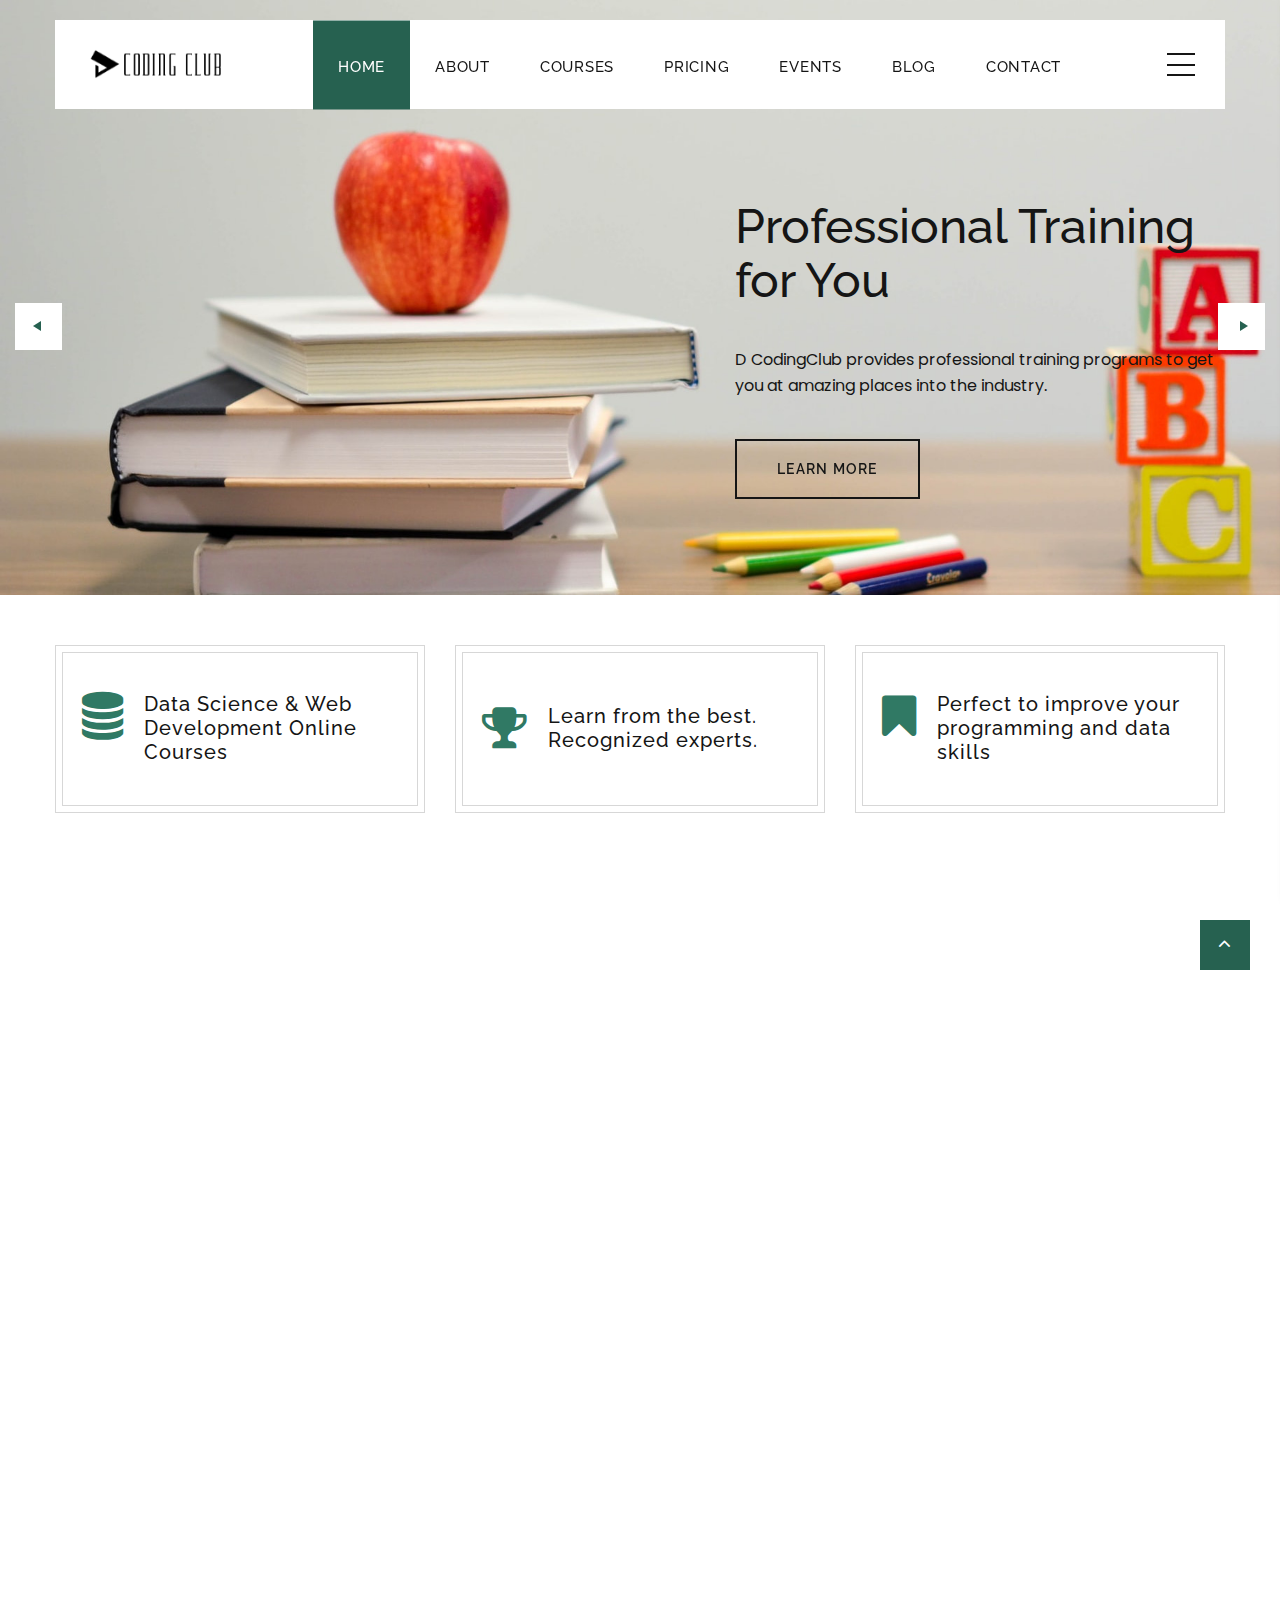
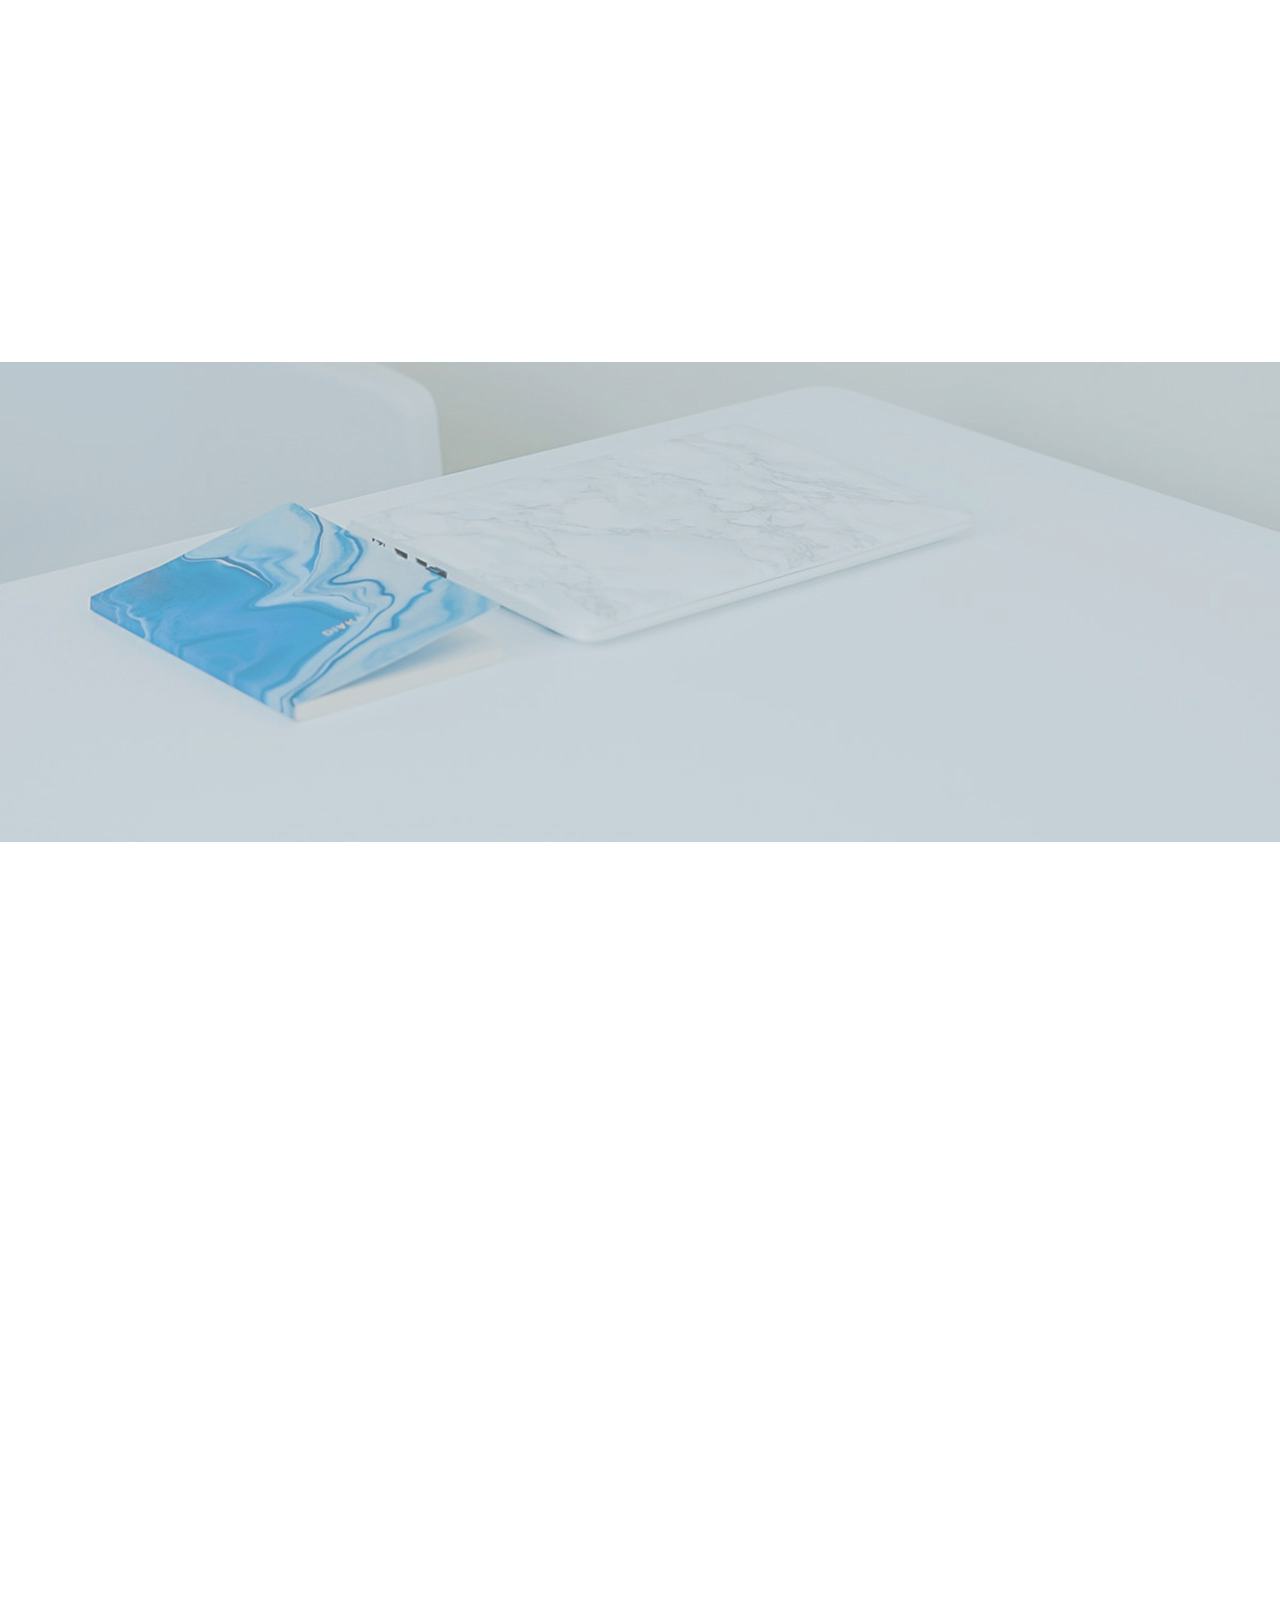
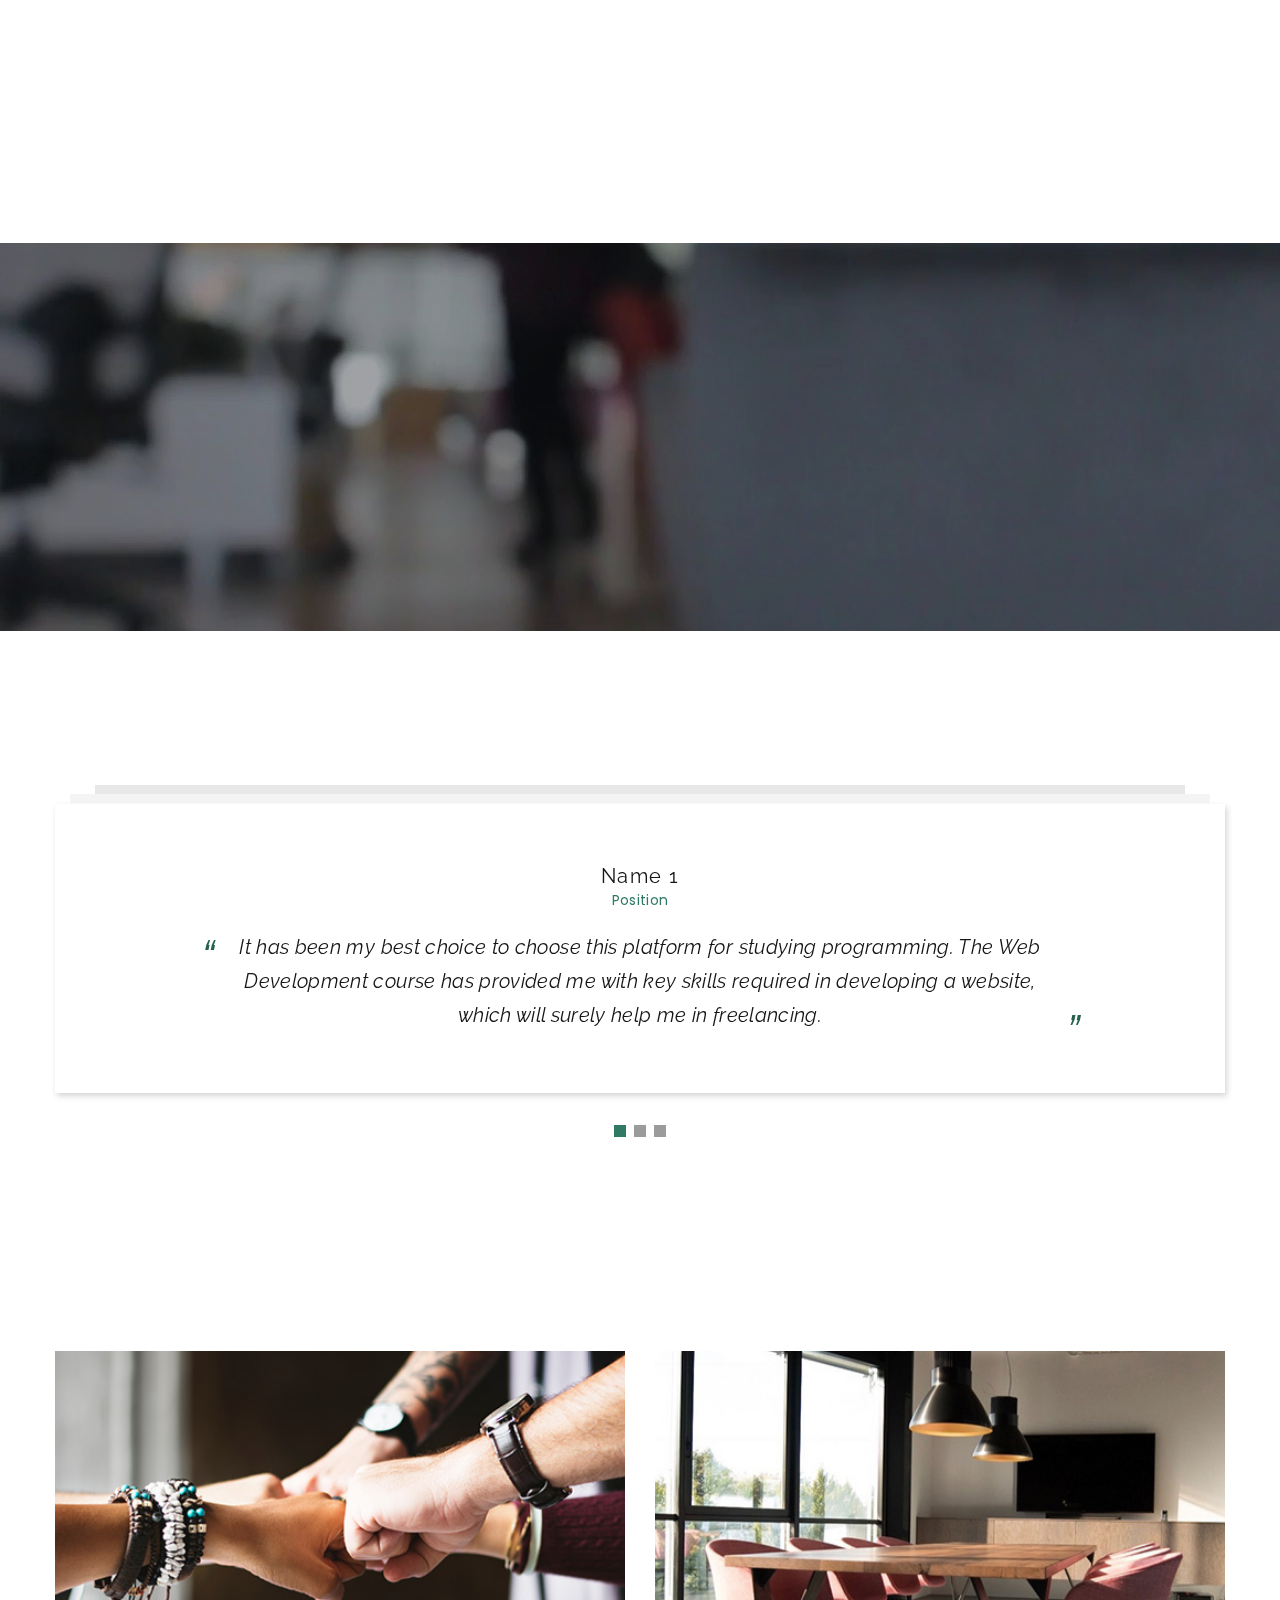
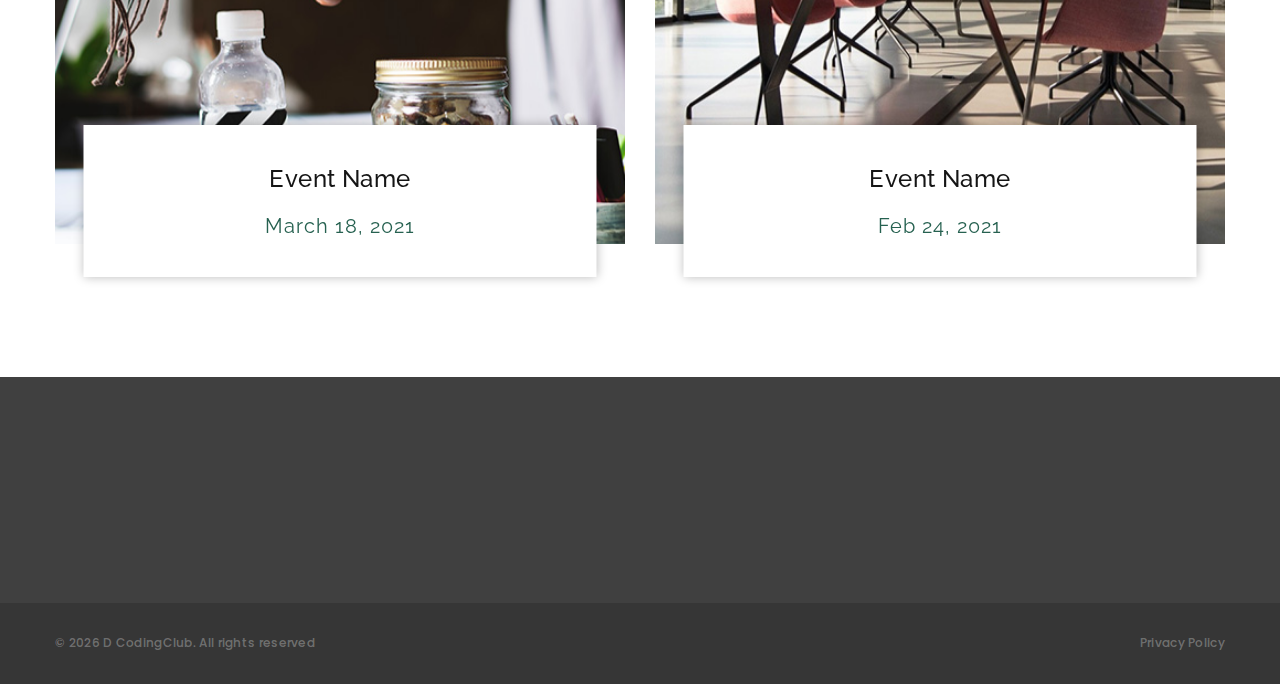
<file: index.html>
<!DOCTYPE html>
<html class="wide wow-animation" lang="en">
  <head>
    <title>D CodingClub | Home</title>
    <meta name="format-detection" content="telephone=no">
    <meta name="viewport" content="width=device-width, height=device-height, initial-scale=1.0, maximum-scale=1.0, user-scalable=0">

    <meta name="title" content="D Coding Club">
    <meta name="description" content=""/>
    <meta name="keywords" content=""/>

    <!-- <meta property="og:type" content=""/>
    <meta property="og:url" content=""/>
    <meta property="og:title" content=""/>
    <meta property="og:description" content=""/>
    <meta property="og:image" content=""/>
  
    <meta property="twitter:card" content="summary_large_image">
    <meta name="twitter:title" content="">
    <meta name="twitter:url" content="https://dcodingclub.com/">
    <meta name="twitter:description" content="">
    <meta name="twitter:image" content=""> -->

    <meta http-equiv="X-UA-Compatible" content="IE=edge">
    <meta charset="utf-8">
    <link rel="icon" href="images/favicon.ico" type="image/x-icon">
    <!-- Stylesheets-->
    <link rel="stylesheet" type="text/css" href="https://fonts.googleapis.com/css?family=Poppins:400,500%7CRaleway:300,o400,400i,500,600,700">
    <link rel="stylesheet" href="css/bootstrap.css">
    <link rel="stylesheet" href="css/fonts.css">
    <link rel="stylesheet" href="css/style.css" id="main-styles-link">
    <!--[if lt IE 10]>
    <div style="background: #212121; padding: 10px 0; box-shadow: 3px 3px 5px 0 rgba(0,0,0,.3); clear: both; text-align:center; position: relative; z-index:1;"><a href="https://windows.microsoft.com/en-US/internet-explorer/"><img src="images/ie8-panel/warning_bar_0000_us.jpg" border="0" height="42" width="820" alt="You are using an outdated browser. For a faster, safer browsing experience, upgrade for free today."></a></div>
    <script src="js/html5shiv.min.js"></script>
    <![endif]-->
  </head>
  <body>
    
    <div class="page">
      <!-- Page Header-->
      <header class="section page-header">
        <!-- RD Navbar-->
        <div class="rd-navbar-wrap rd-navbar-modern-wrap">
          <nav class="rd-navbar rd-navbar-modern" data-layout="rd-navbar-fixed" data-sm-layout="rd-navbar-fixed" data-md-layout="rd-navbar-fixed" data-md-device-layout="rd-navbar-fixed" data-lg-layout="rd-navbar-static" data-lg-device-layout="rd-navbar-fixed" data-xl-layout="rd-navbar-static" data-xl-device-layout="rd-navbar-static" data-xxl-layout="rd-navbar-static" data-xxl-device-layout="rd-navbar-static" data-lg-stick-up-offset="46px" data-xl-stick-up-offset="46px" data-xxl-stick-up-offset="70px" data-lg-stick-up="true" data-xl-stick-up="true" data-xxl-stick-up="true">
            <div class="rd-navbar-main-outer">
              <div class="rd-navbar-main">
                <!-- RD Navbar Panel-->
                <div class="rd-navbar-panel">
                  <!-- RD Navbar Toggle-->
                  <button class="rd-navbar-toggle" data-rd-navbar-toggle=".rd-navbar-nav-wrap"><span></span></button>
                  <!-- RD Navbar Brand-->
                  <div class="rd-navbar-brand"><a class="brand" href="./"><img src="images/logo-default-161x49.png" alt="" width="161" height="49"/></a></div>
                </div>
                <div class="rd-navbar-main-element">
                  <div class="rd-navbar-nav-wrap">
                    <!-- RD Navbar Nav-->
                    <ul class="rd-navbar-nav">
                      <li class="rd-nav-item active"><a class="rd-nav-link" href="./">Home</a>
                      </li>
                      <li class="rd-nav-item"><a class="rd-nav-link" href="about-us.html">About</a>
                      </li>
                      <li class="rd-nav-item"><a class="rd-nav-link" href="courses.html">Courses</a>
                        <ul class="rd-menu rd-navbar-megamenu">
                          <li class="rd-megamenu-item">
                            <div>
                              <h5 class="rd-megamenu-title">Courses</h5>
                              <ul class="rd-megamenu-list">
                                <li class="rd-megamenu-list-item"><a class="rd-megamenu-list-link" href="typography.html">Python</a></li>
                                <li class="rd-megamenu-list-item"><a class="rd-megamenu-list-link" href="buttons.html">ReactJS</a></li>
                                <li class="rd-megamenu-list-item"><a class="rd-megamenu-list-link" href="forms.html">HTML/CSS</a></li>
                                <li class="rd-megamenu-list-item"><a class="rd-megamenu-list-link" href="forms.html">MySQL</a></li>
                              </ul>
                            </div>
                          </li>
                          <li class="rd-megamenu-item">
                            <div>
                              <h5 class="rd-megamenu-title">Learning Paths</h5>
                              <ul class="rd-megamenu-list">
                                <li class="rd-megamenu-list-item"><a class="rd-megamenu-list-link" href="503-page.html">Full Stack Web Development</a></li>
                                <li class="rd-megamenu-list-item"><a class="rd-megamenu-list-link" href="pricing.html">Data Science Master Course</a></li>
                              </ul>
                            </div>
                          </li>
                          <li class="rd-megamenu-item rd-megamenu-carousel">
                            <div>
                              <h5 class="rd-megamenu-title">Recent courses</h5>
                              <!-- Owl Carousel-->
                              <div class="owl-carousel owl-navbar" data-items="1" data-xl-items="2" data-xxl-items="2" data-margin="16" data-dots="true" data-loop="false" data-autoplay="false">
                                <!-- Course Thumbnail -->
                                <article class="thumbnail thumbnail-mary thumbnail-xxs">
                                  <div class="thumbnail-mary-figure"><img src="images/courses/reactjs_272x288.png" alt="" width="272" height="288"/></div>
                                  <div class="thumbnail-mary-caption">
                                    <h6 class="thumbnail-mary-title"><a href="#">ReactJS</a></h6>
                                  </div>
                                </article>
                                <!-- Course Thumbnail -->
                                <article class="thumbnail thumbnail-mary thumbnail-xxs">
                                  <div class="thumbnail-mary-figure"><img src="images/courses/mysql_272x288.png" alt="" width="272" height="288"/>
                                  </div>
                                  <div class="thumbnail-mary-caption">
                                    <h6 class="thumbnail-mary-title"><a href="#">MySQL</a></h6>
                                  </div>
                                </article>
                                <!-- Course Thumbnail -->
                                <article class="thumbnail thumbnail-mary thumbnail-xxs">
                                  <div class="thumbnail-mary-figure"><img src="images/courses/python_272x288.png" alt="" width="272" height="288"/>
                                  </div>
                                  <div class="thumbnail-mary-caption">
                                    <h6 class="thumbnail-mary-title"><a href="#">Python</a></h6>
                                  </div>
                                </article>
                              </div>
                            </div>
                          </li>
                        </ul>
                      </li>
                      <li class="rd-nav-item"><a class="rd-nav-link" href="pricing.html">Pricing</a>
                        <li class="rd-nav-item"><a class="rd-nav-link" href="events.html">Events</a>
                      </li>
                      <li class="rd-nav-item"><a class="rd-nav-link" href="#">Blog</a>
                      </li>
                      <li class="rd-nav-item"><a class="rd-nav-link" href="contact-us.html">Contact</a></li>
                    </ul>
                  </div>
                  <div class="rd-navbar-project-hamburger" data-multitoggle=".rd-navbar-main" data-multitoggle-blur=".rd-navbar-wrap" data-multitoggle-isolate>
                    <div class="project-hamburger"><span class="project-hamburger-arrow-top"></span><span class="project-hamburger-arrow-center"></span><span class="project-hamburger-arrow-bottom"></span></div>
                    <div class="project-hamburger-2"><span class="project-hamburger-arrow"></span><span class="project-hamburger-arrow"></span><span class="project-hamburger-arrow"></span>
                    </div>
                    <div class="project-close"><span></span><span></span></div>
                  </div>
                </div>
                
                <div class="rd-navbar-project rd-navbar-modern-project">
                  <div class="rd-navbar-project-modern-header">
                    <h4 class="rd-navbar-project-modern-title">Contact Us</h4>
                    <div class="rd-navbar-project-hamburger" data-multitoggle=".rd-navbar-main" data-multitoggle-blur=".rd-navbar-wrap" data-multitoggle-isolate>
                      <div class="project-close"><span></span><span></span></div>
                    </div>
                  </div>
                  <div class="rd-navbar-project-content rd-navbar-modern-project-content">
                    <div>
                      <p class="text-spacing-25">If you have any questions or suggestions for D Coding Club team, don’t hesitate contacting us directly or via our Facebook page.</p>
                      <div class="row row-10 gutters-10">
                        <div class="col-12">
                          <!-- <a class="link-simple" href="#">Facebook</a><img src="images/header-aside-394x255.jpg" alt="" width="394" height="255"/> -->
                        </div>
                      </div>
                      <ul class="rd-navbar-modern-contacts">
                        <li>
                          <div class="unit unit-spacing-sm">
                            <div class="unit-left"><span class="icon fa fa-phone"></span></div>
                            <div class="unit-body"><a class="link-phone" href="tel:#">+91 9168379284</a></div>
                          </div>
                        </li>
                        <li>
                          <div class="unit unit-spacing-sm">
                            <div class="unit-left"><span class="icon fa fa-location-arrow"></span></div>
                            <div class="unit-body"><a class="link-location" href="#">New Delhi, India</a></div>
                          </div>
                        </li>
                        <li>
                          <div class="unit unit-spacing-sm">
                            <div class="unit-left"><span class="icon fa fa-envelope"></span></div>
                            <div class="unit-body"><a class="link-email" href="mailto:#">dcodingclub@gmail.com</a></div>
                          </div>
                        </li>
                      </ul>
                      <ul class="list-inline rd-navbar-modern-list-social">
                        <li><a class="icon fa fa-facebook" href="#"></a></li>
                        <li><a class="icon fa fa-twitter" href="#"></a></li>
                        <li><a class="icon fa fa-google-plus" href="#"></a></li>
                        <li><a class="icon fa fa-instagram" href="#"></a></li>
                        <li><a class="icon fa fa-pinterest" href="#"></a></li>
                      </ul>
                    </div>
                  </div>
                </div>
              </div>
            </div>
          </nav>
        </div>
      </header>

      <!-- Swiper-->
      <section class="section swiper-container swiper-slider swiper-slider-modern" data-loop="true" data-autoplay="false" data-simulate-touch="true" data-nav="true" data-slide-effect="fade">
        <div class="swiper-wrapper text-left">
          <div class="swiper-slide" data-slide-bg="images/slider-2-slide-1-1920x850.jpg">
            <div class="swiper-slide-caption">
              <div class="container">
                <div class="row justify-content-md-end">
                  <div class="col-md-8 col-xl-6">
                    <div class="slider-modern-box modern-box-right">
                      <h3 class="oh slider-modern-title"><span data-caption-animate="slideInDown" data-caption-delay="0">Professional Training</span><span data-caption-animate="slideInUp" data-caption-delay="0"> for You</span></h3>
                      <p data-caption-animate="fadeInRight" data-caption-delay="400">D CodingClub provides professional training programs to get you at amazing places into the industry.</p>
                      <div class="button-wrap"><a class="button button-default-outline-2 button-ujarak" href="#" data-caption-animate="slideInLeft" data-caption-delay="400">Learn more</a></div>
                    </div>
                  </div>
                </div>
              </div>
            </div>
          </div>
          <div class="swiper-slide" data-slide-bg="images/slider-2-slide-2-1920x850.jpg">
            <div class="swiper-slide-caption">
              <div class="container">
                <div class="row">
                  <div class="col-md-8 col-xl-6">
                    <div class="slider-modern-box">
                      <h3 class="oh slider-modern-title"><span data-caption-animate="slideInLeft" data-caption-delay="0">Join Our Club & </span><span data-caption-animate="slideInUp" data-caption-delay="0">Become a Member!</span></h3>
                      <p data-caption-animate="fadeInRight" data-caption-delay="400">Our courses and programs are designed to lead you to success.</p>
                      <div class="button-wrap"><a class="button button-default-outline-2 button-ujarak" href="#" data-caption-animate="slideInLeft" data-caption-delay="400">Learn More</a></div>
                    </div>
                  </div>
                </div>
              </div>
            </div>
          </div>
          <div class="swiper-slide" data-slide-bg="images/slider-2-slide-3-1920x850.jpg">
            <div class="swiper-slide-caption">
              <div class="container">
                <div class="row">
                  <div class="col-md-8 col-xl-6">
                    <div class="slider-modern-box">
                      <h3 class="oh slider-modern-title"><span data-caption-animate="slideInDown" data-caption-delay="0">Education: it Can be</span><span data-caption-animate="slideInLeft" data-caption-delay="0">Started at Any Age!</span></h3>
                      <p data-caption-animate="fadeInRight" data-caption-delay="400">Lorem ipsum dolor sit amet, consectetur adipiscing elit, sed do eiusmod tempor incididunt ut labore et dolore magna</p>
                      <div class="button-wrap"><a class="button button-default-outline-2 button-ujarak" href="#" data-caption-animate="slideInUp" data-caption-delay="400">Learn More</a></div>
                    </div>
                  </div>
                </div>
              </div>
            </div>
          </div>
        </div>
        <!-- Swiper Navigation-->
        <div class="swiper-button-prev"></div>
        <div class="swiper-button-next"></div>
        <!-- Swiper Pagination-->
        <div class="swiper-pagination swiper-pagination-style-2"></div>
      </section>

      <!-- Points Highlights -->
      <section class="section section-sm bg-default">
        <div class="container">
          <div class="row row-30 justify-content-center">
            <div class="col-sm-6 col-lg-4 wow fadeInRight" data-wow-delay="0s">
              <article class="box-icon-ruby">
                <div class="unit box-icon-ruby-body flex-column flex-md-row text-md-left flex-lg-column text-lg-center flex-xl-row text-xl-left">
                  <!-- <div class="unit-left">
                    <div class="box-icon-ruby-icon linearicons-joystick"></div>
                  </div> -->
                  <div class="unit-left">
                    <div class="box-icon-ruby-icon fa fa-database"></div>
                  </div>
                  <div class="unit-body">
                    <h5 class="box-icon-ruby-title"><a href="single-service.html">Data Science &amp; Web Development Online Courses</a></h5>
                    <p class="box-icon-ruby-text"></p>
                  </div>
                </div>
              </article>
            </div>
            <div class="col-sm-6 col-lg-4 wow fadeInRight" data-wow-delay=".1s">
              <article class="box-icon-ruby">
                <div class="unit box-icon-ruby-body flex-column flex-md-row text-md-left flex-lg-column text-lg-center flex-xl-row text-xl-left">
                  <div class="unit-left">
                    <div class="box-icon-ruby-icon fa fa-trophy"></div>
                  </div>
                  <div class="unit-body">
                    <h5 class="box-icon-ruby-title"><a href="single-service.html">Learn from the best. Recognized experts.</a></h5>
                    <p class="box-icon-ruby-text"></p>
                  </div>
                </div>
              </article>
            </div>
            <div class="col-sm-6 col-lg-4 wow fadeInRight" data-wow-delay=".2s">
              <article class="box-icon-ruby">
                <div class="unit box-icon-ruby-body flex-column flex-md-row text-md-left flex-lg-column text-lg-center flex-xl-row text-xl-left">
                  <div class="unit-left">
                    <div class="box-icon-ruby-icon fa fa-bookmark"></div>
                  </div>
                  <div class="unit-body">
                    <h5 class="box-icon-ruby-title"><a href="single-service.html">Perfect to improve your programming and data skills</a></h5>
                    <p class="box-icon-ruby-text"></p>
                  </div>
                </div>
              </article>
            </div>
          </div>
        </div>
      </section>

      <!-- Learning Paths-->
      <section class="section section-sm bg-default">
        <div class="container">
          <div class="oh">
            <div class="title-decoration-lines wow slideInUp" data-wow-delay="0s">
              <h6 class="title-decoration-lines-content">Learning Paths</h6>
            </div>
          </div>
          <div class="row row-30 justify-content-center">
            <div class="col-md-12 col-lg-8">
              <div class="oh">
                <!-- box Spotlight-->
                <article class="box-sportlight wow slideInDown" data-wow-delay="0s"><a class="box-sportlight-figure" href="#"><img src="images/courses/web_development.png" alt="" width="770" height="332"/></a>
                  <div class="box-sportlight-caption">
                    <h5 class="box-sportlight-title"><a href="#">React Developer</a></h5>
                    <div class="box-sportlight-arrow"></div>
                  </div>
                </article>
              </div>
            </div>
            <div class="col-sm-6 col-lg-4">
              <div class="oh-desktop">
                <!-- box Spotlight-->
                <article class="box-sportlight box-sportlight-sm wow slideInRight" data-wow-delay=".1s"><a class="box-sportlight-figure" href="#"><img src="images/courses/wordpress_logo.png" alt="" width="370" height="332"/></a>
                  <div class="box-sportlight-caption">
                    <h5 class="box-sportlight-title"><a href="#">WordPress</a></h5>
                    <div class="box-sportlight-arrow"></div>
                  </div>
                  <div class="box-sportlight-badge box-sportlight-new">New</div>
                </article>
              </div>
            </div>
            <div class="col-sm-6 col-lg-4">
              <div class="oh-desktop">
                <!-- box Spotlight-->
                <article class="box-sportlight box-sportlight-sm wow slideInLeft" data-wow-delay="0s"><a class="box-sportlight-figure" href="#"><img src="images/courses/reactjs.png" alt="" width="370" height="332"/></a>
                  <div class="box-sportlight-caption">
                    <h5 class="box-sportlight-title"><a href="#">Full Stack Web Development</a></h5>
                    <div class="box-sportlight-arrow"></div>
                  </div>
                </article>
              </div>
            </div>
            <div class="col-md-12 col-lg-8">
              <div class="oh">
                <!-- box Spotlight-->
                <article class="box-sportlight wow slideInUp" data-wow-delay=".1s"><a class="box-sportlight-figure" href="#"><img src="images/courses/data_science.png" alt="" width="770" height="332"/></a>
                  <div class="box-sportlight-caption">
                    <h5 class="box-sportlight-title"><a href="#">Data &amp; Science</a></h5>
                    <div class="box-sportlight-arrow"></div>
                  </div>
                </article>
              </div>
            </div>
          </div>
        </div>
      </section>

      <!-- Section CTA-->
      <section class="section section-sm bg-default text-md-left">
        <div class="parallax-container" data-parallax-img="images/bg-cta-2.jpg">
          <div class="parallax-content section-xl section-inset-custom-2 context-dark bg-overlay-2-14">
            <div class="container">
              <div class="row justify-content-center justify-content-lg-end">
                <div class="col-md-7 col-lg-6">
                  <div class="text-width-small">
                    <h3 class="oh font-weight-normal"><span class="d-inline-block wow slideInDown" data-wow-delay="0s">Get Free eBook: Limited Time Offer!</span></h3>
                    <p class="text-spacing-75 wow fadeInRight" data-wow-delay=".1s">In this free eBook, you can find the best guide to starting with python in 2021, writted by our experts.</p>
                    <div class="unit flex-column flex-lg-row align-items-center offset-top-40"><a class="button button-gray-8 button-ujarak wow fadeInUp" href="#" data-wow-delay=".2s">Download Now</a>
                      <!-- Countdown -->
                      <div class="countdown" data-type="until" data-time="17 Feb 2021 16:00" data-format="dhms"></div>
                    </div>
                  </div>
                </div>
              </div>
            </div>
          </div>
        </div>
      </section>

      <!-- Popular Courses-->
      <section class="section section-sm bg-default">
        <div class="container">
          <div class="oh">
            <div class="title-decoration-lines wow slideInUp" data-wow-delay="0s">
              <h6 class="title-decoration-lines-content">Popular Courses</h6>
            </div>
          </div>
          <div class="row row-50 justify-content-center">
            <div class="col-sm-9 col-md-6 col-lg-5 col-xl-4 wow fadeInLeft" data-wow-delay="0s">
              <!-- Course article -->
              <article class="post post-creative post-creative-2"><a class="post-creative-figure" href="single-course.html"><img src="images/courses/python_370x267.png" alt="" width="370" height="267"/></a>
                <div class="post-creative-footer">
                  <h5 class="post-creative-title"><a href="single-course.html">The Complete Python Course</a></h5>
                </div>
              </article>
            </div>
            <div class="col-sm-9 col-md-6 col-lg-5 col-xl-4 wow fadeInLeft" data-wow-delay=".1s">
              <!-- Course article -->
              <article class="post post-creative post-creative-2"><a class="post-creative-figure" href="single-course.html"><img src="images/courses/mysql_370x267.png" alt="" width="370" height="267"/></a>
                <div class="post-creative-footer">
                  <h5 class="post-creative-title"><a href="single-course.html">MySQL</a></h5>
                </div>
              </article>
            </div>
            <div class="col-sm-9 col-md-6 col-lg-5 col-xl-4 wow fadeInLeft" data-wow-delay=".2s">
              <!-- Course article -->
              <article class="post post-creative post-creative-2"><a class="post-creative-figure" href="single-course.html"><img src="images/courses/reactjs_370x267.png" alt="" width="370" height="267"/></a>
                <div class="post-creative-footer">
                  <h5 class="post-creative-title"><a href="single-course.html">Complete ReactJS course</a></h5>
                </div>
              </article>
            </div>
            <div class="col-sm-9 col-md-6 col-lg-5 col-xl-4 wow fadeInLeft" data-wow-delay="0s">
              <!-- Course article -->
              <article class="post post-creative post-creative-2"><a class="post-creative-figure" href="single-course.html"><img src="images/courses/html_css_370x267.png" alt="" width="370" height="267"/></a>
                <div class="post-creative-footer">
                  <h5 class="post-creative-title"><a href="single-course.html">HTML CSS Complete Course</a></h5>
                </div>
              </article>
            </div>
          </div>
        </div>
      </section>

      <!-- Section CTA 2-->
      <section class="section section-sm bg-default text-center">
        <div class="parallax-container" data-parallax-img="images/bg-cta-3.jpg">
          <div class="parallax-content section-xl  context-dark bg-overlay-2-21">
            <div class="container">
              <h3 class="oh font-weight-normal"><span class="d-inline-block wow slideInDown" data-wow-delay="0s"> Premium Programs</span></h3>
              <p class="oh text-width-medium"><span class="d-inline-block wow slideInUp" data-wow-delay=".2s">lorem ipsum dolor .</span></p><a class="button button-gray-8 button-ujarak wow fadeInUp" href="#" data-wow-delay=".1s">Select Your program</a>
            </div>
          </div>
        </div>
      </section>

      <!-- Our Teachers-->
      <!-- <section class="section section-sm bg-default">
        <div class="container">
          <div class="oh">
            <div class="title-decoration-lines wow slideInUp" data-wow-delay="0s">
              <h6 class="title-decoration-lines-content">Our Teachers</h6>
            </div>
          </div>
          <div class="row row-30 justify-content-center">
            <div class="col-md-6 col-lg-4 col-xl-4 wow fadeInRight" data-wow-delay="0s"> -->

              <!-- Team Classic-->
              <!-- <article class="team-classic team-classic-2"><a class="team-classic-figure" href="#"><img src="images/team-1-370x406.jpg" alt="" width="370" height="406"/></a>
                <div class="team-classic-caption">
                  <h5 class="team-classic-name"><a href="#">Sam Lee</a></h5>
                  <p class="team-classic-status">Business Strategy Teacher</p>
                </div>
              </article>
            </div>
            <div class="col-md-6 col-lg-4 col-xl-4 wow fadeInRight" data-wow-delay=".1s"> -->

              <!-- Team Classic-->
              <!-- <article class="team-classic team-classic-2"><a class="team-classic-figure" href="#"><img src="images/team-2-370x406.jpg" alt="" width="370" height="406"/></a>
                <div class="team-classic-caption">
                  <h5 class="team-classic-name"><a href="#">Peter Wilson</a></h5>
                  <p class="team-classic-status">HR Management Teacher</p>
                </div>
              </article>
            </div>
            <div class="col-md-6 col-lg-4 col-xl-4 wow fadeInRight" data-wow-delay=".2s"> -->

              <!-- Team Classic-->
              <!-- <article class="team-classic team-classic-2"><a class="team-classic-figure" href="#"><img src="images/team-3-370x406.jpg" alt="" width="370" height="406"/></a>
                <div class="team-classic-caption">
                  <h5 class="team-classic-name"><a href="#">Jill Sanders</a></h5>
                  <p class="team-classic-status">Brand Strategy Teacher</p>
                </div>
              </article>
            </div>
          </div>
        </div>
      </section> -->

      <!-- Testimonials-->
      <section class="section section-sm bg-default">
        <div class="container">
          <div class="oh">
            <div class="title-decoration-lines wow slideInUp" data-wow-delay="0s">
              <h6 class="title-decoration-lines-content">testimonials</h6>
            </div>
          </div>
          <!-- Owl Carousel-->
          <div class="owl-carousel owl-modern owl-dots-secondary" data-items="1" data-stage-padding="15" data-margin="30" data-dots="true" data-animation-in="fadeIn" data-animation-out="fadeOut" data-autoplay="true">
            <!-- Quote -->
            <article class="quote-lisa quote-lisa-2">
              <div class="quote-lisa-body">
                <div class="d-inline-flex align-items-center">
                  <!-- <img class="img-circles" src="jpg" alt="" width="100" height="100"/> -->
                  <div>
                    <h5 class="quote-lisa-cite"><a href="#">Name 1</a></h5>
                    <p class="quote-lisa-status">Position</p>
                  </div>
                </div>
                <div class="quote-lisa-text">
                  <p class="q">It has been my best choice to choose this platform for studying programming. The Web Development course has provided me with key skills required in developing a website, which will surely help me in freelancing.</p>
                </div>
              </div>
            </article>
            <!-- Quote -->
            <article class="quote-lisa quote-lisa-2">
              <div class="quote-lisa-body">
                <div class="d-inline-flex align-items-center">
                  <!-- <img class="img-circles" src="jpg" alt="" width="100" height="100"/> -->
                  <div>
                    <h5 class="quote-lisa-cite"><a href="#">Name 2</a></h5>
                    <p class="quote-lisa-status">Position</p>
                  </div>
                </div>
                <div class="quote-lisa-text">
                  <p class="q">D coding club provides great resources and training for web developers. I am glad to be a member of this coding club.</p>
                </div>
              </div>
            </article>
            <!-- Quote -->
            <article class="quote-lisa quote-lisa-2">
              <div class="quote-lisa-body">
                <div class="d-inline-flex align-items-center">
                  <!-- <img class="img-circles" src="jpg" alt="" width="100" height="100"/> -->
                  <div>
                    <h5 class="quote-lisa-cite"><a href="#">Name 3</a></h5>
                    <p class="quote-lisa-status">Position</p>
                  </div>
                </div>
                <div class="quote-lisa-text">
                  <p class="q">The python course was of great use to me as it allowed me to acquire new skills important for my profession. Thank you for starting me with programming and guiding me to further achieve my career goals! </p>
                </div>
              </div>
            </article>
          </div>
        </div>
      </section>

      <!-- Upcoming Events-->
      <section class="section section-xl bg-default text-md-left">
        <div class="container">
          <div class="oh">
            <div class="title-decoration-lines text-center wow slideInUp" data-wow-delay="0s">
              <h6 class="title-decoration-lines-content">Upcoming Events</h6>
            </div>
          </div>
          <div class="row row-60 justify-content-center">
            <div class="col-sm-9 col-md-6 col-lg-6">

              <!-- Post Aria-->
              <article class="post post-aria"><a class="post-aria-figure" href="single-event.html"><img src="images/post-22-570x492.jpg" alt="" width="570" height="492"/></a>
                <div class="post-aria-footer">
                  <h4 class="post-aria-title"><a href="single-event.html">Event Name</a></h4>
                  <div class="post-aria-time">
                    <time datetime="2021-03-18">March 18, 2021</time>
                  </div>
                  <ul class="list-inline group-sm post-aria-list-social">
                    <li><a class="icon fa fa-facebook" href="#"></a></li>
                    <li><a class="icon fa fa-twitter" href="#"></a></li>
                    <li><a class="icon fa fa-google-plus" href="#"></a></li>
                    <li><a class="icon fa fa-instagram" href="#"></a></li>
                  </ul>
                </div>
              </article>
            </div>
            <div class="col-sm-9 col-md-6 col-lg-6">

              <!-- Post Aria-->
              <article class="post post-aria"><a class="post-aria-figure" href="single-event.html"><img src="images/post-23-570x492.jpg" alt="" width="570" height="492"/></a>
                <div class="post-aria-footer">
                  <h4 class="post-aria-title"><a href="single-event.html">Event Name</a></h4>
                  <div class="post-aria-time">
                    <time datetime="2021-02-24">Feb 24, 2021</time>
                  </div>
                  <ul class="list-inline group-sm post-aria-list-social">
                    <li><a class="icon fa fa-facebook" href="#"></a></li>
                    <li><a class="icon fa fa-twitter" href="#"></a></li>
                    <li><a class="icon fa fa-google-plus" href="#"></a></li>
                    <li><a class="icon fa fa-instagram" href="#"></a></li>
                  </ul>
                </div>
              </article>
            </div>
          </div>
        </div>
      </section>

      <!-- Page Footer-->
      <footer class="section footer-variant-2 footer-modern context-dark">
        <div class="footer-variant-2-content">
          <div class="container">
            <div class="row row-40 justify-content-between">
              <div class="col-sm-6 col-lg-4 col-xl-3">
                <div class="oh-desktop">
                  <div class="wow slideInRight" data-wow-delay="0s">
                    <div class="footer-brand"><a href="./"><img src="images/logo-inverse-161x49.png" alt="" width="162" height="51"/></a></div>
                    <p>Tagline</p>
                  </div>
                </div>
              </div>
              <div class="col-sm-6 col-lg-4 col-xl-4">
                <div class="oh-desktop">
                  <div class="inset-top-18 wow slideInDown" data-wow-delay="0s">
                    <h5 class="text-spacing-75">Follow Us</h5>
                    <div class="group-lg group-middle">
                      <div>
                        <ul class="list-inline list-inline-sm footer-social-list-2">
                          <li><a class="icon fa fa-facebook" href="#"></a></li>
                          <li><a class="icon fa fa-twitter" href="#"></a></li>
                          <li><a class="icon fa fa-google-plus" href="#"></a></li>
                          <li><a class="icon fa fa-instagram" href="#"></a></li>
                        </ul>
                      </div>
                    </div>
                  </div>
                </div>
              </div>
              <div class="col-lg-3 col-xl-3">
                <div class="oh-desktop">
                  <div class="inset-top-18 wow slideInLeft" data-wow-delay="0s">
                    <ul class="footer-contacts d-inline-block d-md-block">
                      <li>
                        <div class="unit unit-spacing-xs">
                          <div class="unit-left"><span class="icon fa fa-phone"></span></div>
                          <div class="unit-body"><a class="link-phone" href="tel:#">+91 9168379284</a></div>
                        </div>
                      </li>
                      <li>
                        <div class="unit unit-spacing-xs">
                          <div class="unit-left"><span class="icon fa fa-location-arrow"></span></div>
                          <div class="unit-body"><a class="link-location" href="#">New Delhi, India</a></div>
                        </div>
                      </li>
                    </ul>
                  </div>
                </div>
              </div>
            </div>
          </div>
        </div> 
        <div class="footer-variant-2-bottom-panel">
          <div class="container">
            <!-- Rights-->
            <div class="group-sm group-sm-justify">
              <p class="rights"><span>&copy;&nbsp;</span><span class="copyright-year"></span> <a href="/index.html"><span>D CodingClub</span></a>. All rights reserved
              </p>
              <p class="rights"><a href="privacy-policy.html">Privacy Policy</a></p>
            </div>
          </div>
        </div>
      </footer>
    </div>
    <!-- Javascript-->
    <script src="js/core.min.js"></script>
    <script src="js/script.js"></script>
</body>
</html>
</file>
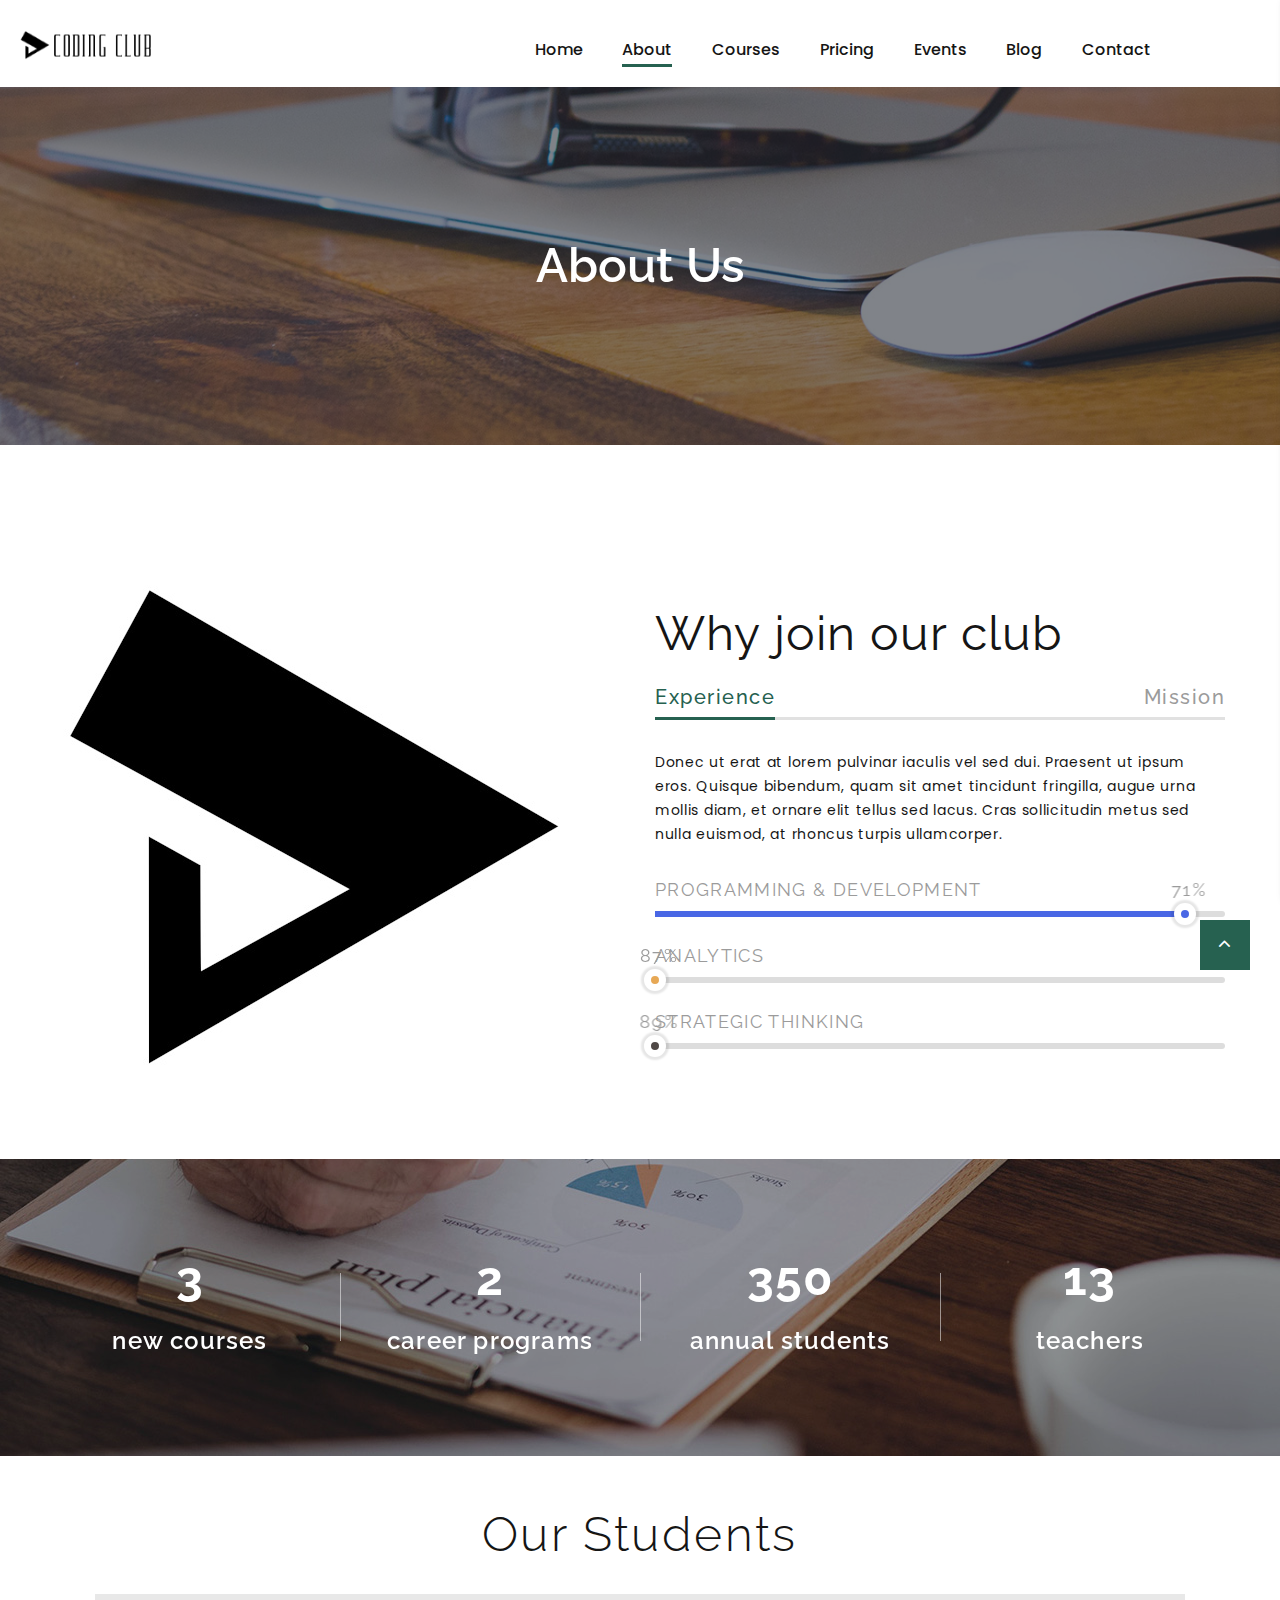
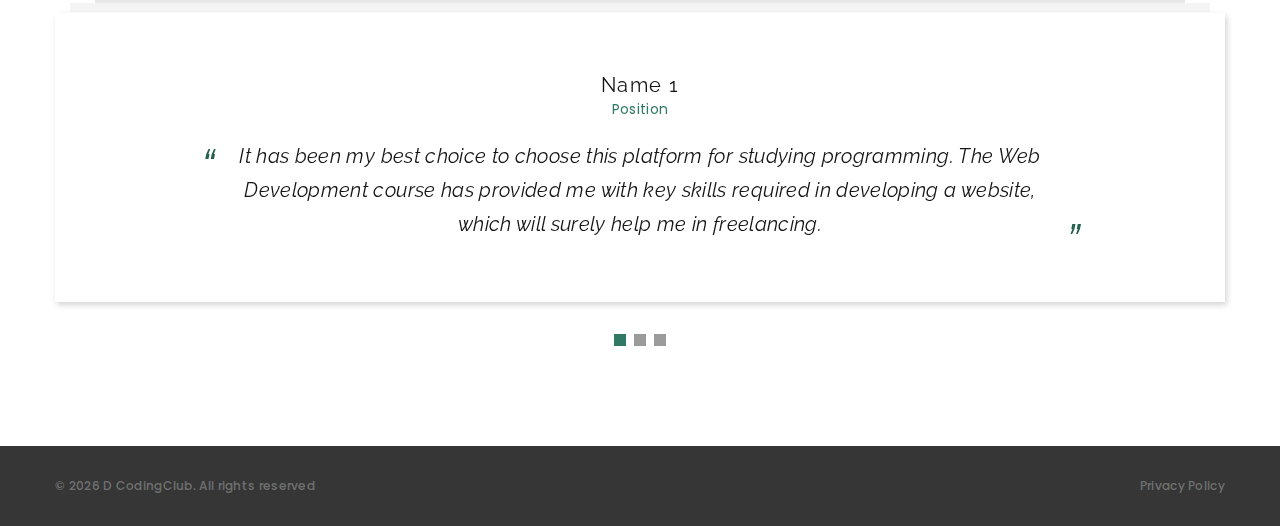
<file: about-us.html>
<!DOCTYPE html>
<html class="wide wow-animation" lang="en">
  <head>
    <title>About Us | D CodingClub</title>
    <meta name="format-detection" content="telephone=no">
    <meta name="viewport" content="width=device-width, height=device-height, initial-scale=1.0, maximum-scale=1.0, user-scalable=0">

    <meta name="title" content="D Coding Club">
    <meta name="description" content=""/>
    <meta name="keywords" content=""/>

    <meta http-equiv="X-UA-Compatible" content="IE=edge">
    <meta charset="utf-8">
    <link rel="icon" href="images/favicon.ico" type="image/x-icon">
    <!-- Stylesheets-->
    <link rel="stylesheet" type="text/css" href="https://fonts.googleapis.com/css?family=Poppins:400,500%7CRaleway:300,o400,400i,500,600,700">
    <link rel="stylesheet" href="css/bootstrap.css">
    <link rel="stylesheet" href="css/fonts.css">
    <link rel="stylesheet" href="css/style.css" id="main-styles-link">
    <!--[if lt IE 10]>
    <div style="background: #212121; padding: 10px 0; box-shadow: 3px 3px 5px 0 rgba(0,0,0,.3); clear: both; text-align:center; position: relative; z-index:1;"><a href="https://windows.microsoft.com/en-US/internet-explorer/"><img src="images/ie8-panel/warning_bar_0000_us.jpg" border="0" height="42" width="820" alt="You are using an outdated browser. For a faster, safer browsing experience, upgrade for free today."></a></div>
    <script src="js/html5shiv.min.js"></script>
    <![endif]-->
  </head>
  <body>
    <div class="page">
      <!-- Page Header-->
      <header class="section page-header">
        <!-- RD Navbar-->
        <div class="rd-navbar-wrap">
          <nav class="rd-navbar rd-navbar-classic" data-layout="rd-navbar-fixed" data-sm-layout="rd-navbar-fixed" data-md-layout="rd-navbar-fixed" data-md-device-layout="rd-navbar-fixed" data-lg-layout="rd-navbar-static" data-lg-device-layout="rd-navbar-fixed" data-xl-layout="rd-navbar-static" data-xl-device-layout="rd-navbar-static" data-xxl-layout="rd-navbar-static" data-xxl-device-layout="rd-navbar-static" data-lg-stick-up-offset="46px" data-xl-stick-up-offset="46px" data-xxl-stick-up-offset="46px" data-lg-stick-up="true" data-xl-stick-up="true" data-xxl-stick-up="true">
            <div class="rd-navbar-main-outer">
              <div class="rd-navbar-main">
                <!-- RD Navbar Panel-->
                <div class="rd-navbar-panel">
                  <!-- RD Navbar Toggle-->
                  <button class="rd-navbar-toggle" data-rd-navbar-toggle=".rd-navbar-nav-wrap"><span></span></button>
                  <!-- RD Navbar Brand-->
                  <div class="rd-navbar-brand"><a class="brand" href="./"><img src="images/logo-default-161x49.png" alt="" width="161" height="49"/></a></div>
                </div>
                <div class="rd-navbar-main-element">
                  <div class="rd-navbar-nav-wrap">
                    <!-- RD Navbar Nav-->
                    <ul class="rd-navbar-nav">
                      <li class="rd-nav-item"><a class="rd-nav-link" href="./">Home</a>
                      </li>
                      <li class="rd-nav-item active"><a class="rd-nav-link" href="about-us.html">About</a>
                      </li>
                      <li class="rd-nav-item"><a class="rd-nav-link" href="courses.html">Courses</a>
                        <!-- Megamenu -->
                        <ul class="rd-menu rd-navbar-megamenu">
                          <li class="rd-megamenu-item">
                            <div>
                              <h5 class="rd-megamenu-title">Courses</h5>
                              <ul class="rd-megamenu-list">
                                <li class="rd-megamenu-list-item"><a class="rd-megamenu-list-link" href="typography.html">Python</a></li>
                                <li class="rd-megamenu-list-item"><a class="rd-megamenu-list-link" href="buttons.html">ReactJS</a></li>
                                <li class="rd-megamenu-list-item"><a class="rd-megamenu-list-link" href="forms.html">HTML/CSS</a></li>
                                <li class="rd-megamenu-list-item"><a class="rd-megamenu-list-link" href="forms.html">MySQL</a></li>
                              </ul>
                            </div>
                          </li>
                          <li class="rd-megamenu-item">
                            <div>
                              <h5 class="rd-megamenu-title">Learning Paths</h5>
                              <ul class="rd-megamenu-list">
                                <li class="rd-megamenu-list-item"><a class="rd-megamenu-list-link" href="503-page.html">Full Stack Web Development</a></li>
                                <li class="rd-megamenu-list-item"><a class="rd-megamenu-list-link" href="pricing.html">Data Science Master Course</a></li>
                              </ul>
                            </div>
                          </li>
                          <li class="rd-megamenu-item rd-megamenu-carousel">
                            <div>
                              <h5 class="rd-megamenu-title">Recent courses</h5>
                              <!-- Owl Carousel-->
                              <div class="owl-carousel owl-navbar" data-items="1" data-xl-items="2" data-xxl-items="2" data-margin="16" data-dots="true" data-loop="false" data-autoplay="false">
                                <!-- Course Thumbnail -->
                                <article class="thumbnail thumbnail-mary thumbnail-xxs">
                                  <div class="thumbnail-mary-figure"><img src="images/courses/reactjs_272x288.png" alt="" width="272" height="288"/></div>
                                  <div class="thumbnail-mary-caption">
                                    <h6 class="thumbnail-mary-title"><a href="#">ReactJS</a></h6>
                                  </div>
                                </article>
                                <!-- Course Thumbnail -->
                                <article class="thumbnail thumbnail-mary thumbnail-xxs">
                                  <div class="thumbnail-mary-figure"><img src="images/courses/mysql_272x288.png" alt="" width="272" height="288"/>
                                  </div>
                                  <div class="thumbnail-mary-caption">
                                    <h6 class="thumbnail-mary-title"><a href="#">MySQL</a></h6>
                                  </div>
                                </article>
                                <!-- Course Thumbnail -->
                                <article class="thumbnail thumbnail-mary thumbnail-xxs">
                                  <div class="thumbnail-mary-figure"><img src="images/courses/python_272x288.png" alt="" width="272" height="288"/>
                                  </div>
                                  <div class="thumbnail-mary-caption">
                                    <h6 class="thumbnail-mary-title"><a href="#">Python</a></h6>
                                  </div>
                                </article>
                              </div>
                            </div>
                          </li>
                        </ul>
                      </li>
                      <li class="rd-nav-item"><a class="rd-nav-link" href="pricing.html">Pricing</a></li>
                      <li class="rd-nav-item"><a class="rd-nav-link" href="events.html">Events</a>
                      </li>
                      <li class="rd-nav-item"><a class="rd-nav-link" href="#">Blog</a>
                      </li>
                      <li class="rd-nav-item"><a class="rd-nav-link" href="contact-us.html">Contact</a>
                      </li>
                    </ul>
                  </div>

                  <!-- <div class="rd-navbar-project-hamburger" data-rd-navbar-toggle=".rd-navbar-main">
                    <div class="project-hamburger"><span class="project-hamburger-arrow-top"></span><span class="project-hamburger-arrow-center"></span><span class="project-hamburger-arrow-bottom"></span></div>
                    <div class="project-close"><span></span><span></span></div>
                  </div> -->
                  <div class="rd-navbar-project rd-navbar-classic-project">
                    <!-- <h4 class="text-spacing-50">Our Works</h4>
                    <div class="rd-navbar-project-content rd-navbar-classic-project-content">
                      <div class="row" data-lightgallery="group">
                        <div class="col-12"> -->
                          <!-- Thumbnail Classic-->
                          <!-- <article class="thumbnail thumbnail-mary">
                            <div class="thumbnail-mary-figure"><img src="images/gallery-image-1-330x240.jpg" alt="" width="330" height="240"/>
                            </div>
                            <div class="thumbnail-mary-caption"><a class="icon fl-bigmug-line-zoom60" href="images/grid-gallery-4-1200x800-original.jpg" data-lightgallery="item"><img src="images/gallery-image-1-330x240.jpg" alt="" width="330" height="240"/></a>
                            </div>
                          </article>
                        </div>
                        <div class="col-12"> -->
                          <!-- Thumbnail Classic-->
                          <!-- <article class="thumbnail thumbnail-mary">
                            <div class="thumbnail-mary-figure"><img src="images/gallery-image-2-330x240.jpg" alt="" width="330" height="240"/>
                            </div>
                            <div class="thumbnail-mary-caption"><a class="icon fl-bigmug-line-zoom60" href="images/fullwidth-masonry-gallery-10-1200x800-original.jpg" data-lightgallery="item"><img src="images/gallery-image-2-330x240.jpg" alt="" width="330" height="240"/></a>
                            </div>
                          </article>
                        </div>
                        <div class="col-12"> -->
                          <!-- Thumbnail Classic-->
                          <!-- <article class="thumbnail thumbnail-mary">
                            <div class="thumbnail-mary-figure"><img src="images/gallery-image-3-330x240.jpg" alt="" width="330" height="240"/>
                            </div>
                            <div class="thumbnail-mary-caption"><a class="icon fl-bigmug-line-zoom60" href="images/fullwidth-gallery-4-1200x800-original.jpg" data-lightgallery="item"><img src="images/gallery-image-3-330x240.jpg" alt="" width="330" height="240"/></a>
                            </div>
                          </article>
                        </div>
                        <div class="col-12"> -->
                          <!-- Thumbnail Classic-->
                          <!-- <article class="thumbnail thumbnail-mary">
                            <div class="thumbnail-mary-figure"><img src="images/gallery-image-4-330x240.jpg" alt="" width="330" height="240"/>
                            </div>
                            <div class="thumbnail-mary-caption"><a class="icon fl-bigmug-line-zoom60" href="images/masonry-gallery-4-1200x800-original.jpg" data-lightgallery="item"><img src="images/gallery-image-4-330x240.jpg" alt="" width="330" height="240"/></a>
                            </div>
                          </article>
                        </div>
                        <div class="col-12"> -->
                          <!-- Thumbnail Classic-->
                          <!-- <article class="thumbnail thumbnail-mary">
                            <div class="thumbnail-mary-figure"><img src="images/gallery-image-5-330x240.jpg" alt="" width="330" height="240"/>
                            </div>
                            <div class="thumbnail-mary-caption"><a class="icon fl-bigmug-line-zoom60" href="images/fullwidth-masonry-gallery-6-1200x800-original.jpg" data-lightgallery="item"><img src="images/gallery-image-5-330x240.jpg" alt="" width="330" height="240"/></a>
                            </div>
                          </article>
                        </div>
                      </div>
                    </div> -->
                  </div>

                </div>
              </div>
            </div>
          </nav>
        </div>
      </header>

      <!-- Breadcrumbs -->
      <section class="breadcrumbs-custom-inset">
        <div class="breadcrumbs-custom context-dark bg-overlay-60">
          <div class="container">
            <h3 class="breadcrumbs-custom-title">About Us</h3>
            <!-- <ul class="breadcrumbs-custom-path">
              <li><a href="index.html">Home</a></li>
              <li class="active">About Us</li>
            </ul> -->
          </div>
          <div class="box-position" style="background-image: url(images/bg-about.jpg);"></div>
        </div>
      </section>

      <!-- Why join dcodingclub -->
      <section class="section section-sm section-first bg-default text-md-left">
        <div class="container">
          <div class="row row-50 justify-content-center align-items-xl-center">
            <div class="col-md-10 col-lg-5 col-xl-6"><img src="images/about-1-519x564.jpg" alt="" width="519" height="564"/>
            </div>
            <div class="col-md-10 col-lg-7 col-xl-6">
              <h3 class="text-spacing-25 font-weight-normal">Why join our club</h3>
              <!-- Bootstrap tabs-->
              <div class="tabs-custom tabs-horizontal tabs-line" id="tabs-4">
                <!-- Nav tabs-->
                <ul class="nav nav-tabs">
                  <li class="nav-item" role="presentation"><a class="nav-link active" href="#tabs-4-1" data-toggle="tab">Experience</a></li>
                  <!-- <li class="nav-item" role="presentation"><a class="nav-link" href="#tabs-4-2" data-toggle="tab">Skills</a></li> -->
                  <li class="nav-item" role="presentation"><a class="nav-link" href="#tabs-4-3" data-toggle="tab">Mission</a></li>
                </ul>
                <!-- Tab panes-->
                <div class="tab-content">
                  <div class="tab-pane fade show active" id="tabs-4-1">
                    <p>Donec ut erat at lorem pulvinar iaculis vel sed dui. Praesent ut ipsum eros. Quisque bibendum, quam sit amet tincidunt fringilla, augue urna mollis diam, et ornare elit tellus sed lacus. Cras sollicitudin metus sed nulla euismod, at rhoncus turpis ullamcorper.</p>
                    <!-- Linear progress bar-->
                    <article class="progress-linear progress-secondary">
                      <div class="progress-header">
                        <p>Programming &amp; Development</p>
                      </div>
                      <div class="progress-bar-linear-wrap">
                        <div class="progress-bar-linear"><span class="progress-value">93</span><span class="progress-marker"></span></div>
                      </div>
                    </article>
                    <!-- Linear progress bar-->
                    <article class="progress-linear progress-orange">
                      <div class="progress-header">
                        <p>Analytics</p>
                      </div>
                      <div class="progress-bar-linear-wrap">
                        <div class="progress-bar-linear"><span class="progress-value">87</span><span class="progress-marker"></span></div>
                      </div>
                    </article>
                    <!-- Linear progress bar-->
                    <article class="progress-linear">
                      <div class="progress-header">
                        <p>Strategic Thinking</p>
                      </div>
                      <div class="progress-bar-linear-wrap">
                        <div class="progress-bar-linear"><span class="progress-value">89</span><span class="progress-marker"></span></div>
                      </div>
                    </article>
                  </div>

                  <!-- <div class="tab-pane fade" id="tabs-4-2">
                    <div class="row row-40 justify-content-center text-center inset-top-10">
                      <div class="col-sm-4"> -->
                        <!-- Circle Progress Bar-->
                        <!-- <div class="progress-bar-circle" data-value="0.87" data-gradient="#ec7575" data-empty-fill="transparent" data-size="150" data-thickness="12" data-reverse="true"><span></span></div>
                        <p class="progress-bar-circle-title">Management</p>
                      </div>
                      <div class="col-sm-4"> -->
                        <!-- Circle Progress Bar-->
                        <!-- <div class="progress-bar-circle" data-value="0.74" data-gradient="#e7a855" data-empty-fill="transparent" data-size="150" data-thickness="12" data-reverse="true"><span></span></div>
                        <p class="progress-bar-circle-title">Marketing</p>
                      </div>
                      <div class="col-sm-4"> -->
                        <!-- Circle Progress Bar-->
                        <!-- <div class="progress-bar-circle" data-value="0.99" data-gradient="#266150" data-empty-fill="transparent" data-size="150" data-thickness="12" data-reverse="true"><span></span></div>
                        <p class="progress-bar-circle-title">Finance</p>
                      </div>
                    </div>
                    <div class="group-md group-middle"><a class="button button-width-xl-230 button-secondary button-pipaluk" href="#">Get in touch</a><a class="button button-width-xl-310 button-default-outline button-wapasha" href="#">Learn More</a></div>
                  </div> -->

                  <div class="tab-pane fade" id="tabs-4-3">
                    <p>Orci varius natoque penatibus et magnis dis parturient montes, nascetur ridiculus mus. Nullam vitae suscipit urna. Morbi faucibus eleifend turpis, at fringilla dui porta id. Mauris volutpat turpis sit amet porttitor pretium.</p>
                    <div class="text-center text-sm-left offset-top-30">
                      <ul class="row-16 list-0 list-custom list-marked list-marked-sm list-marked-secondary">
                        <li>Professionalism</li>
                        <li>Dedication</li>
                        <li>Student Support</li>
                        <li>Online Help</li>
                        <li>24/7 Access</li>
                        <li>Reasonable Prices</li>
                      </ul>
                    </div>
                    <div class="group-md group-middle"><a class="button button-width-xl-230 button-secondary button-pipaluk" href="#">Get in touch</a><a class="button button-width-xl-310 button-default-outline button-wapasha" href="#">learn More</a></div>
                  </div>
                </div>
              </div>
            </div>
          </div>
        </div>
      </section>

      <!-- Our History-->
      <!-- <section class="section section-sm section-fluid bg-default">
        <div class="container">
          <h3>Our History</h3>
        </div> -->
        <!-- Owl Carousel-->
        <!-- <div class="owl-carousel owl-classic owl-timeline" data-items="1" data-md-items="2" data-lg-items="3" data-xl-items="4" data-margin="30" data-autoplay="true" data-nav="true" data-dots="true">
          <div class="owl-item"> -->
            <!-- Thumbnail Classic-->
            <!-- <article class="thumbnail thumbnail-mary thumbnail-md">
              <div class="thumbnail-mary-figure"><img src="images/project-1-420x308.jpg" alt="" width="420" height="308"/>
              </div>
              <div class="thumbnail-mary-caption"><a class="icon fl-bigmug-line-zoom60" href="images/grid-gallery-1-1200x800-original.jpg" data-lightgallery="item"><img src="images/project-1-420x308.jpg" alt="" width="420" height="308"/></a>
              </div>
            </article>
            <div class="thumbnail-mary-description">
              <h5 class="thumbnail-mary-project"><a href="#">Establishment of Business School</a></h5><span class="thumbnail-mary-decor"></span>
              <h5 class="thumbnail-mary-time">
                <time datetime="1999">1999</time>
              </h5>
            </div>
          </div>
          <div class="owl-item"> -->
            <!-- Thumbnail Classic-->
            <!-- <article class="thumbnail thumbnail-mary thumbnail-md">
              <div class="thumbnail-mary-figure"><img src="images/project-2-420x308.jpg" alt="" width="420" height="308"/>
              </div>
              <div class="thumbnail-mary-caption"><a class="icon fl-bigmug-line-zoom60" href="images/fullwidth-masonry-gallery-10-1200x800-original.jpg" data-lightgallery="item"><img src="images/project-2-420x308.jpg" alt="" width="420" height="308"/></a>
              </div>
            </article>
            <div class="thumbnail-mary-description">
              <h5 class="thumbnail-mary-project"><a href="#">First Courses for Marketing Managers</a></h5><span class="thumbnail-mary-decor"></span>
              <h5 class="thumbnail-mary-time">
                <time datetime="2005">2005</time>
              </h5>
            </div>
          </div>
          <div class="owl-item"> -->
            <!-- Thumbnail Classic-->
            <!-- <article class="thumbnail thumbnail-mary thumbnail-md">
              <div class="thumbnail-mary-figure"><img src="images/project-3-420x308.jpg" alt="" width="420" height="308"/>
              </div>
              <div class="thumbnail-mary-caption"><a class="icon fl-bigmug-line-zoom60" href="images/grid-gallery-3-1200x800-original.jpg" data-lightgallery="item"><img src="images/project-3-420x308.jpg" alt="" width="420" height="308"/></a>
              </div>
            </article>
            <div class="thumbnail-mary-description">
              <h5 class="thumbnail-mary-project"><a href="#">Custom-made Corporate Programs</a></h5><span class="thumbnail-mary-decor"></span>
              <h5 class="thumbnail-mary-time">
                <time datetime="2010">2010</time>
              </h5>
            </div>
          </div>
          <div class="owl-item"> -->
            <!-- Thumbnail Classic-->
            <!-- <article class="thumbnail thumbnail-mary thumbnail-md">
              <div class="thumbnail-mary-figure"><img src="images/project-4-420x308.jpg" alt="" width="420" height="308"/>
              </div>
              <div class="thumbnail-mary-caption"><a class="icon fl-bigmug-line-zoom60" href="images/project-4-1200x800-original.jpg" data-lightgallery="item"><img src="images/project-4-420x308.jpg" alt="" width="420" height="308"/></a>
              </div>
            </article>
            <div class="thumbnail-mary-description">
              <h5 class="thumbnail-mary-project"><a href="#">Introducing Courses for HR Managers</a></h5><span class="thumbnail-mary-decor"></span>
              <h5 class="thumbnail-mary-time">
                <time datetime="2013">2013</time>
              </h5>
            </div>
          </div>
          <div class="owl-item"> -->
            <!-- Thumbnail Classic-->
            <!-- <article class="thumbnail thumbnail-mary thumbnail-md">
              <div class="thumbnail-mary-figure"><img src="images/project-5-420x308.jpg" alt="" width="420" height="308"/>
              </div>
              <div class="thumbnail-mary-caption"><a class="icon fl-bigmug-line-zoom60" href="images/fullwidth-gallery-5-1200x800-original.jpg" data-lightgallery="item"><img src="images/project-5-420x308.jpg" alt="" width="420" height="308"/></a>
              </div>
            </article>
            <div class="thumbnail-mary-description">
              <h5 class="thumbnail-mary-project"><a href="#">International Recognition</a></h5><span class="thumbnail-mary-decor"></span>
              <h5 class="thumbnail-mary-time">
                <time datetime="2015">2015</time>
              </h5>
            </div>
          </div>
          <div class="owl-item"> -->
            <!-- Thumbnail Classic-->
            <!-- <article class="thumbnail thumbnail-mary thumbnail-md">
              <div class="thumbnail-mary-figure"><img src="images/project-6-420x308.jpg" alt="" width="420" height="308"/>
              </div>
              <div class="thumbnail-mary-caption"><a class="icon fl-bigmug-line-zoom60" href="images/project-6-1200x800-original.jpg" data-lightgallery="item"><img src="images/project-6-420x308.jpg" alt="" width="420" height="308"/></a>
              </div>
            </article>
            <div class="thumbnail-mary-description">
              <h5 class="thumbnail-mary-project"><a href="#">Getting Our First Awards</a></h5><span class="thumbnail-mary-decor"></span>
              <h5 class="thumbnail-mary-time">
                <time datetime="2018">2018</time>
              </h5>
            </div>
          </div>
        </div>
      </section> -->
      
      <!-- Counter Classic-->
      <section class="section section-fluid bg-default">
        <div class="parallax-container" data-parallax-img="images/bg-counter-2.jpg">
          <div class="parallax-content section-xl context-dark bg-overlay-26">
            <div class="container">
              <div class="row row-50 justify-content-center border-classic">
                <div class="col-sm-6 col-md-5 col-lg-3">
                  <div class="counter-classic">
                    <div class="counter-classic-number"><span class="counter">3</span>
                    </div>
                    <h5 class="counter-classic-title">new courses</h5>
                  </div>
                </div>
                <div class="col-sm-6 col-md-5 col-lg-3">
                  <div class="counter-classic">
                    <div class="counter-classic-number"><span class="counter">2</span>
                    </div>
                    <h5 class="counter-classic-title">career programs</h5>
                  </div>
                </div>
                <div class="col-sm-6 col-md-5 col-lg-3">
                  <div class="counter-classic">
                    <div class="counter-classic-number"><span class="counter">350</span><span class="symbol"></span>
                    </div>
                    <h5 class="counter-classic-title">annual students</h5>
                  </div>
                </div>
                <div class="col-sm-6 col-md-5 col-lg-3">
                  <div class="counter-classic">
                    <div class="counter-classic-number"><span class="counter">13</span>
                    </div>
                    <h5 class="counter-classic-title">teachers</h5>
                  </div>
                </div>
              </div>
            </div>
          </div>
        </div>
      </section>

      <!-- What people Say-->
      <section class="section section-sm section-last bg-default">
        <div class="container">
          <h3>Our Students</h3>
          <!-- Owl Carousel-->
          <div class="owl-carousel owl-modern owl-dots-secondary" data-items="1" data-stage-padding="15" data-margin="30" data-dots="true" data-animation-in="fadeIn" data-animation-out="fadeOut" data-autoplay="true">
            <!-- Quote -->
            <article class="quote-lisa quote-lisa-2">
              <div class="quote-lisa-body">
                <div class="d-inline-flex align-items-center">
                  <!-- <img class="img-circles" src="jpg" alt="" width="100" height="100"/> -->
                  <div>
                    <h5 class="quote-lisa-cite"><a href="#">Name 1</a></h5>
                    <p class="quote-lisa-status">Position</p>
                  </div>
                </div>
                <div class="quote-lisa-text">
                  <p class="q">It has been my best choice to choose this platform for studying programming. The Web Development course has provided me with key skills required in developing a website, which will surely help me in freelancing.</p>
                </div>
              </div>
            </article>
            <!-- Quote -->
            <article class="quote-lisa quote-lisa-2">
              <div class="quote-lisa-body">
                <div class="d-inline-flex align-items-center">
                  <!-- <img class="img-circles" src="jpg" alt="" width="100" height="100"/> -->
                  <div>
                    <h5 class="quote-lisa-cite"><a href="#">Name 2</a></h5>
                    <p class="quote-lisa-status">Position</p>
                  </div>
                </div>
                <div class="quote-lisa-text">
                  <p class="q">D coding club provides great resources and training for web developers. I am glad to be a member of this coding club.</p>
                </div>
              </div>
            </article>
            <!-- Quote -->
            <article class="quote-lisa quote-lisa-2">
              <div class="quote-lisa-body">
                <div class="d-inline-flex align-items-center">
                  <!-- <img class="img-circles" src="jpg" alt="" width="100" height="100"/> -->
                  <div>
                    <h5 class="quote-lisa-cite"><a href="#">Name 3</a></h5>
                    <p class="quote-lisa-status">Position</p>
                  </div>
                </div>
                <div class="quote-lisa-text">
                  <p class="q">The python course was of great use to me as it allowed me to acquire new skills important for my profession. Thank you for starting me with programming and guiding me to further achieve my career goals! </p>
                </div>
              </div>
            </article>
          </div>
        </div>
      </section>

      <!-- Our clients-->
      <!-- <section class="section section-xl bg-default">
        <div class="container">
          <h3>Our Partners</h3>
          <div class="row row-30 row-sm">
            <div class="col-sm-6 col-md-4 col-xl-3 wow fadeInDown" data-wow-delay=".3s"><a class="clients-classic" href="#"><img src="images/clients-1-270x145.png" alt="" width="270" height="145"/></a></div>
            <div class="col-sm-6 col-md-4 col-xl-3 wow fadeInDown" data-wow-delay=".2s"><a class="clients-classic" href="#"><img src="images/clients-2-270x145.png" alt="" width="270" height="145"/></a></div>
            <div class="col-sm-6 col-md-4 col-xl-3 wow fadeInDown" data-wow-delay=".1s"><a class="clients-classic" href="#"><img src="images/clients-3-270x145.png" alt="" width="270" height="145"/></a></div>
            <div class="col-sm-6 col-md-4 col-xl-3 wow fadeInDown"><a class="clients-classic" href="#"><img src="images/clients-4-270x145.png" alt="" width="270" height="145"/></a></div>
            <div class="col-sm-6 col-md-4 col-xl-3 wow fadeInUp"><a class="clients-classic" href="#"><img src="images/clients-5-270x145.png" alt="" width="270" height="145"/></a></div>
            <div class="col-sm-6 col-md-4 col-xl-3 wow fadeInUp" data-wow-delay=".1s"><a class="clients-classic" href="#"><img src="images/clients-6-270x145.png" alt="" width="270" height="145"/></a></div>
            <div class="col-sm-6 col-md-4 col-xl-3 wow fadeInUp" data-wow-delay=".2s"><a class="clients-classic" href="#"><img src="images/clients-7-270x145.png" alt="" width="270" height="145"/></a></div>
            <div class="col-sm-6 col-md-4 col-xl-3 wow fadeInUp" data-wow-delay=".3s"><a class="clients-classic" href="#"><img src="images/clients-8-270x145.png" alt="" width="270" height="145"/></a></div>
          </div>
        </div>
      </section> -->

      <!-- More about us -->
      <!-- <section class="section section-xl bg-default">
        <div class="container">
          <h3>More About D CodingClub</h3>
          <p>lorem ipsum dolor fdjkasfdkalfj;a fldkajf klfj alksdjf adslkjf adl;kf jalsdfkj alskdfj;l dfj a;lfkj ;adflj adflja dlfkja dsflkjalkdsf alkdsfj lkadfj lkadsfj aldfj lakdsfj lakdfj ladfj dlksafj alksdfj a;dlfj ad;lfj adfl </p>
        </div>
      </section> -->

      <!-- Page Footer-->
      <footer class="section footer-variant-2 footer-modern context-dark">
        <div class="footer-variant-2-bottom-panel">
          <div class="container">
            <!-- Rights-->
            <div class="group-sm group-sm-justify">
              <p class="rights"><span>&copy;&nbsp;</span><span class="copyright-year"></span> <a href="/index.html"><span>D CodingClub</span></a>. All rights reserved
              </p>
              <p class="rights"><a href="privacy-policy.html">Privacy Policy</a></p>
            </div>
          </div>
        </div>
      </footer>
    </div>
    <script src="js/core.min.js"></script>
    <script src="js/script.js"></script>
</body>
</html>
</file>
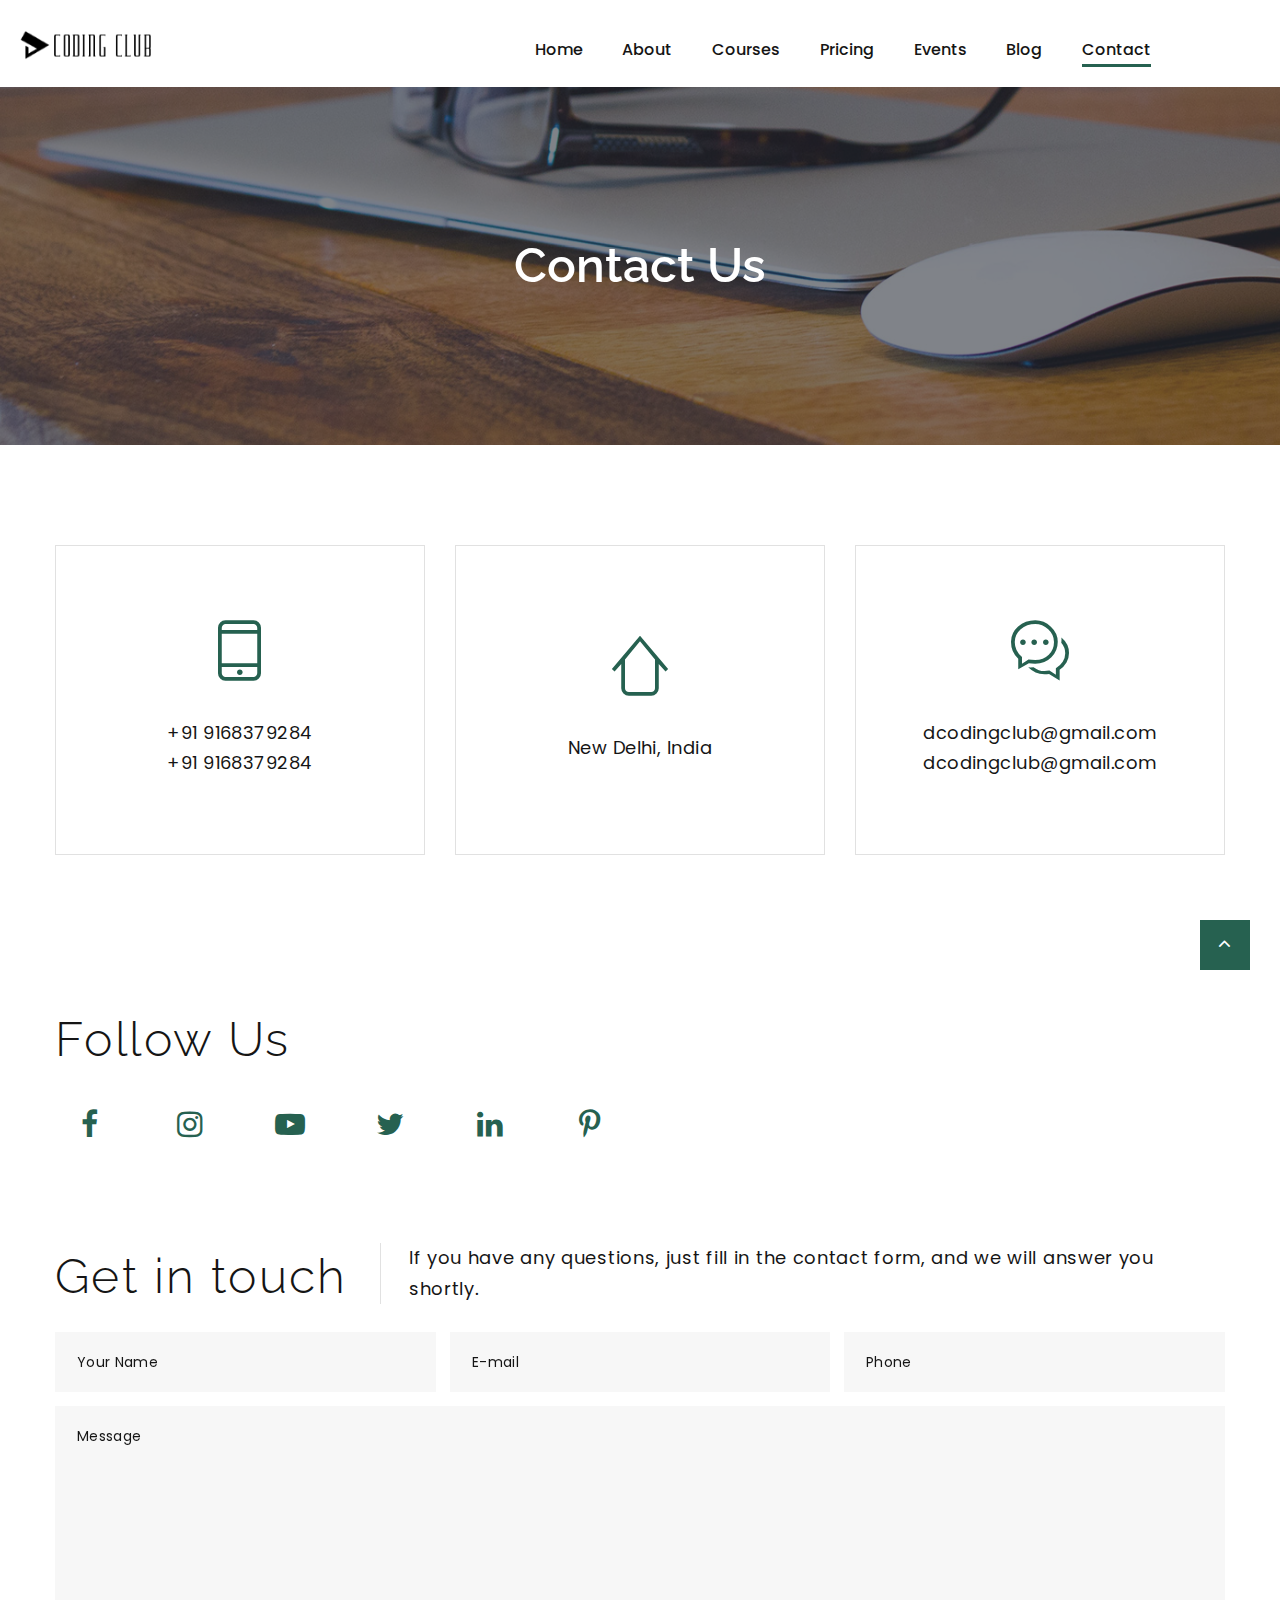
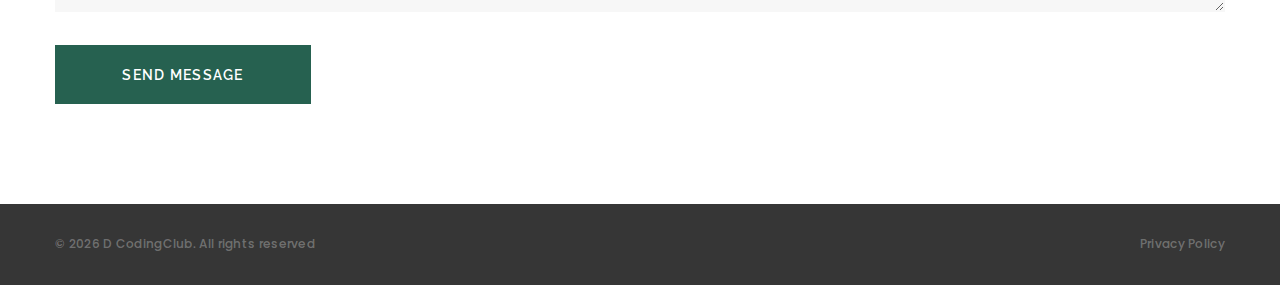
<file: contact-us.html>
<!DOCTYPE html>
<html class="wide wow-animation" lang="en">
  <head>
    <title>Contact Us | D CodingClub</title>
    <meta name="format-detection" content="telephone=no">
    <meta name="viewport" content="width=device-width, height=device-height, initial-scale=1.0, maximum-scale=1.0, user-scalable=0">

    <meta name="title" content="D Coding Club">
    <meta name="description" content=""/>
    <meta name="keywords" content=""/>

    <meta http-equiv="X-UA-Compatible" content="IE=edge">
    <meta charset="utf-8">
    <link rel="icon" href="images/favicon.ico" type="image/x-icon">
    <!-- Stylesheets-->
    <link rel="stylesheet" type="text/css" href="https://fonts.googleapis.com/css?family=Poppins:400,500%7CRaleway:300,o400,400i,500,600,700">
    <link rel="stylesheet" href="css/bootstrap.css">
    <link rel="stylesheet" href="css/fonts.css">
    <link rel="stylesheet" href="css/style.css" id="main-styles-link">
    <!--[if lt IE 10]>
    <div style="background: #212121; padding: 10px 0; box-shadow: 3px 3px 5px 0 rgba(0,0,0,.3); clear: both; text-align:center; position: relative; z-index:1;"><a href="https://windows.microsoft.com/en-US/internet-explorer/"><img src="images/ie8-panel/warning_bar_0000_us.jpg" border="0" height="42" width="820" alt="You are using an outdated browser. For a faster, safer browsing experience, upgrade for free today."></a></div>
    <script src="js/html5shiv.min.js"></script>
    <![endif]-->
  </head>
  <body>
    <div class="page">
      <!-- Page Header-->
      <header class="section page-header">
        <!-- RD Navbar-->
        <div class="rd-navbar-wrap">
          <nav class="rd-navbar rd-navbar-classic" data-layout="rd-navbar-fixed" data-sm-layout="rd-navbar-fixed" data-md-layout="rd-navbar-fixed" data-md-device-layout="rd-navbar-fixed" data-lg-layout="rd-navbar-static" data-lg-device-layout="rd-navbar-fixed" data-xl-layout="rd-navbar-static" data-xl-device-layout="rd-navbar-static" data-xxl-layout="rd-navbar-static" data-xxl-device-layout="rd-navbar-static" data-lg-stick-up-offset="46px" data-xl-stick-up-offset="46px" data-xxl-stick-up-offset="46px" data-lg-stick-up="true" data-xl-stick-up="true" data-xxl-stick-up="true">
            <div class="rd-navbar-main-outer">
              <div class="rd-navbar-main">
                <!-- RD Navbar Panel-->
                <div class="rd-navbar-panel">
                  <!-- RD Navbar Toggle-->
                  <button class="rd-navbar-toggle" data-rd-navbar-toggle=".rd-navbar-nav-wrap"><span></span></button>
                  <!-- RD Navbar Brand-->
                  <div class="rd-navbar-brand"><a class="brand" href="./"><img src="images/logo-default-161x49.png" alt="" width="161" height="49"/></a></div>
                </div>
                <div class="rd-navbar-main-element">
                  <div class="rd-navbar-nav-wrap">
                    <!-- RD Navbar Nav-->
                    <ul class="rd-navbar-nav">
                      <li class="rd-nav-item"><a class="rd-nav-link" href="./">Home</a>
                      </li>
                      <li class="rd-nav-item"><a class="rd-nav-link" href="about-us.html">About</a>
                      </li>
                      <li class="rd-nav-item"><a class="rd-nav-link" href="courses.html">Courses</a>
                        <ul class="rd-menu rd-navbar-megamenu">
                          <li class="rd-megamenu-item">
                            <div>
                              <h5 class="rd-megamenu-title">Courses</h5>
                              <ul class="rd-megamenu-list">
                                <li class="rd-megamenu-list-item"><a class="rd-megamenu-list-link" href="typography.html">Python</a></li>
                                <li class="rd-megamenu-list-item"><a class="rd-megamenu-list-link" href="buttons.html">ReactJS</a></li>
                                <li class="rd-megamenu-list-item"><a class="rd-megamenu-list-link" href="forms.html">HTML/CSS</a></li>
                                <li class="rd-megamenu-list-item"><a class="rd-megamenu-list-link" href="forms.html">MySQL</a></li>
                              </ul>
                            </div>
                          </li>
                          <li class="rd-megamenu-item">
                            <div>
                              <h5 class="rd-megamenu-title">Learning Paths</h5>
                              <ul class="rd-megamenu-list">
                                <li class="rd-megamenu-list-item"><a class="rd-megamenu-list-link" href="503-page.html">Full Stack Web Development</a></li>
                                <li class="rd-megamenu-list-item"><a class="rd-megamenu-list-link" href="pricing.html">Data Science Master Course</a></li>
                              </ul>
                            </div>
                          </li>
                          <li class="rd-megamenu-item rd-megamenu-carousel">
                            <div>
                              <h5 class="rd-megamenu-title">Recent courses</h5>
                              <!-- Owl Carousel-->
                              <div class="owl-carousel owl-navbar" data-items="1" data-xl-items="2" data-xxl-items="2" data-margin="16" data-dots="true" data-loop="false" data-autoplay="false">
                                <!-- Course Thumbnail -->
                                <article class="thumbnail thumbnail-mary thumbnail-xxs">
                                  <div class="thumbnail-mary-figure"><img src="images/courses/reactjs_272x288.png" alt="" width="272" height="288"/></div>
                                  <div class="thumbnail-mary-caption">
                                    <h6 class="thumbnail-mary-title"><a href="#">ReactJS</a></h6>
                                  </div>
                                </article>
                                <!-- Course Thumbnail -->
                                <article class="thumbnail thumbnail-mary thumbnail-xxs">
                                  <div class="thumbnail-mary-figure"><img src="images/courses/mysql_272x288.png" alt="" width="272" height="288"/>
                                  </div>
                                  <div class="thumbnail-mary-caption">
                                    <h6 class="thumbnail-mary-title"><a href="#">MySQL</a></h6>
                                  </div>
                                </article>
                                <!-- Course Thumbnail -->
                                <article class="thumbnail thumbnail-mary thumbnail-xxs">
                                  <div class="thumbnail-mary-figure"><img src="images/courses/python_272x288.png" alt="" width="272" height="288"/>
                                  </div>
                                  <div class="thumbnail-mary-caption">
                                    <h6 class="thumbnail-mary-title"><a href="#">Python</a></h6>
                                  </div>
                                </article>
                              </div>
                            </div>
                          </li>
                        </ul>
                      </li>
                      <li class="rd-nav-item"><a class="rd-nav-link" href="pricing.html">Pricing</a></li>
                      <li class="rd-nav-item"><a class="rd-nav-link" href="events.html">Events</a>
                      </li>
                      <li class="rd-nav-item"><a class="rd-nav-link" href="#">Blog</a>
                      </li>
                      <li class="rd-nav-item active"><a class="rd-nav-link" href="contact-us.html">Contact</a>
                      </li>
                    </ul>
                  </div>
                  
                </div>
              </div>
            </div>
          </nav>
        </div>
      </header>

      
      <!-- Breadcrumbs -->
      <section class="breadcrumbs-custom-inset">
        <div class="breadcrumbs-custom context-dark bg-overlay-60">
          <div class="container">
            <h3 class="breadcrumbs-custom-title">Contact Us</h3>
          </div>
          <div class="box-position" style="background-image: url(images/bg-about.jpg);"></div>
        </div>
      </section>


      <!-- RD Google Map-->
      <!-- <section class="section section-fluid">
        <div class="google-map-container" data-zoom="14" data-center="9870 St Vincent Place, Glasgow, DC 45 Fr 45." data-styles="[{&quot;featureType&quot;:&quot;landscape&quot;,&quot;stylers&quot;:[{&quot;saturation&quot;:-100},{&quot;lightness&quot;:60}]},{&quot;featureType&quot;:&quot;road.local&quot;,&quot;stylers&quot;:[{&quot;saturation&quot;:-100},{&quot;lightness&quot;:40},{&quot;visibility&quot;:&quot;on&quot;}]},{&quot;featureType&quot;:&quot;transit&quot;,&quot;stylers&quot;:[{&quot;saturation&quot;:-100},{&quot;visibility&quot;:&quot;simplified&quot;}]},{&quot;featureType&quot;:&quot;administrative.province&quot;,&quot;stylers&quot;:[{&quot;visibility&quot;:&quot;off&quot;}]},{&quot;featureType&quot;:&quot;water&quot;,&quot;stylers&quot;:[{&quot;visibility&quot;:&quot;on&quot;},{&quot;lightness&quot;:30}]},{&quot;featureType&quot;:&quot;road.highway&quot;,&quot;elementType&quot;:&quot;geometry.fill&quot;,&quot;stylers&quot;:[{&quot;color&quot;:&quot;#ef8c25&quot;},{&quot;lightness&quot;:40}]},{&quot;featureType&quot;:&quot;road.highway&quot;,&quot;elementType&quot;:&quot;geometry.stroke&quot;,&quot;stylers&quot;:[{&quot;visibility&quot;:&quot;off&quot;}]},{&quot;featureType&quot;:&quot;poi.park&quot;,&quot;elementType&quot;:&quot;geometry.fill&quot;,&quot;stylers&quot;:[{&quot;color&quot;:&quot;#b6c54c&quot;},{&quot;lightness&quot;:40},{&quot;saturation&quot;:-40}]},{}]">
          <div class="google-map rd-google-map__model"></div>
          <ul class="google-map-markers">
            <li data-location="9870 St Vincent Place, Glasgow, DC 45 Fr 45." data-description="9870 St Vincent Place, Glasgow" data-icon="images/gmap_marker.png" data-icon-active="images/gmap_marker_active.png"></li>
          </ul>
        </div>
      </section> -->

      <!-- Contact information-->
      <section class="section section-sm section-first bg-default">
        <div class="container">
          <div class="row row-30 justify-content-center">
            <div class="col-sm-8 col-md-6 col-lg-4">
              <article class="box-contacts">
                <div class="box-contacts-body">
                  <div class="box-contacts-icon fl-bigmug-line-cellphone55"></div>
                  <div class="box-contacts-decor"></div>
                  <p class="box-contacts-link"><a href="tel:#">+91 9168379284</a></p>
                  <p class="box-contacts-link"><a href="tel:#">+91 9168379284</a></p>
                </div>
              </article>
            </div>
            <div class="col-sm-8 col-md-6 col-lg-4">
              <article class="box-contacts">
                <div class="box-contacts-body">
                  <div class="box-contacts-icon fl-bigmug-line-up104"></div>
                  <div class="box-contacts-decor"></div>
                  <p class="box-contacts-link"><a href="#">New Delhi, India</a></p>
                </div>
              </article>
            </div>
            <div class="col-sm-8 col-md-6 col-lg-4">
              <article class="box-contacts">
                <div class="box-contacts-body">
                  <div class="box-contacts-icon fl-bigmug-line-chat55"></div>
                  <div class="box-contacts-decor"></div>
                  <p class="box-contacts-link"><a href="mailto:#">dcodingclub@gmail.com</a></p>
                  <p class="box-contacts-link"><a href="mailto:#">dcodingclub@gmail.com</a></p>
                </div>
              </article>
            </div>
          </div>
        </div>
      </section>

      <!-- Social Media -->
      <section class="section section-sm section-first bg-default">
        <div class="container">
          <article class="title-classic">
            <div class="title-classic-title">
              <h3>Follow Us</h3>
            </div>
          </article>
          <div class="row justify-content-md-start justify-content-center">
            <div class="col-2 col-md-1">
              <a href="https://www.facebook.com/dcodingclub" target="_blank" class="box-contacts-icon follow-us-icon fa fa-facebook"></a>
            </div>
            <div class="col-2 col-md-1">
              <a href="https://www.instagram.com/dcodingclub/" target="_blank" class="box-contacts-icon follow-us-icon fa fa-instagram"></a>
            </div>
            <div class="col-2 col-md-1">
              <a href="" target="_blank" class="box-contacts-icon follow-us-icon fa fa-youtube-play"></a>
            </div>
            <div class="col-2 col-md-1">
              <a href="" target="_blank" class="box-contacts-icon follow-us-icon fa fa-twitter"></a>
            </div>
            <div class="col-2 col-md-1">
              <a href="" target="_blank" class="box-contacts-icon follow-us-icon fa fa-linkedin"></a>
            </div>
            <div class="col-2 col-md-1">
              <a href="" target="_blank" class="box-contacts-icon follow-us-icon fa fa-pinterest-p"></a>
            </div>
          </div>
        </div>
      </section>

      <!-- Contact Form-->
      <section class="section section-sm section-last bg-default text-left">
        <div class="container">
          <article class="title-classic">
            <div class="title-classic-title">
              <h3>Get in touch</h3>
            </div>
            <div class="title-classic-text">
              <p>If you have any questions, just fill in the contact form, and we will answer you shortly.</p>
            </div>
          </article>
          <form class="rd-form rd-form-variant-2 rd-mailform" data-form-output="form-output-global" data-form-type="contact" method="post" action="bat/rd-mailform.php">
            <div class="row row-14 gutters-14">
              <div class="col-md-4">
                <div class="form-wrap">
                  <input class="form-input" id="contact-your-name-2" type="text" name="name" data-constraints="@Required">
                  <label class="form-label" for="contact-your-name-2">Your Name</label>
                </div>
              </div>
              <div class="col-md-4">
                <div class="form-wrap">
                  <input class="form-input" id="contact-email-2" type="email" name="email" data-constraints="@Email @Required">
                  <label class="form-label" for="contact-email-2">E-mail</label>
                </div>
              </div>
              <div class="col-md-4">
                <div class="form-wrap">
                  <input class="form-input" id="contact-phone-2" type="text" name="phone" data-constraints="@Numeric">
                  <label class="form-label" for="contact-phone-2">Phone</label>
                </div>
              </div>
              <div class="col-12">
                <div class="form-wrap">
                  <label class="form-label" for="contact-message-2">Message</label>
                  <textarea class="form-input textarea-lg" id="contact-message-2" name="message" data-constraints="@Required"></textarea>
                </div>
              </div>
            </div>
            <button class="button button-secondary button-pipaluk" type="submit">Send Message</button>
          </form>
        </div>
      </section>

      <!-- Page Footer-->
      <footer class="section footer-variant-2 footer-modern context-dark">
        <div class="footer-variant-2-bottom-panel">
          <div class="container">
            <!-- Rights-->
            <div class="group-sm group-sm-justify">
              <p class="rights"><span>&copy;&nbsp;</span><span class="copyright-year"></span> <a href="/index.html"><span>D CodingClub</span></a>. All rights reserved
              </p>
              <p class="rights"><a href="privacy-policy.html">Privacy Policy</a></p>
            </div>
          </div>
        </div>
      </footer>
    </div>
    <!-- Javascript-->
    <script src="js/core.min.js"></script>
    <script src="js/script.js"></script>
</body>
</html>
</file>
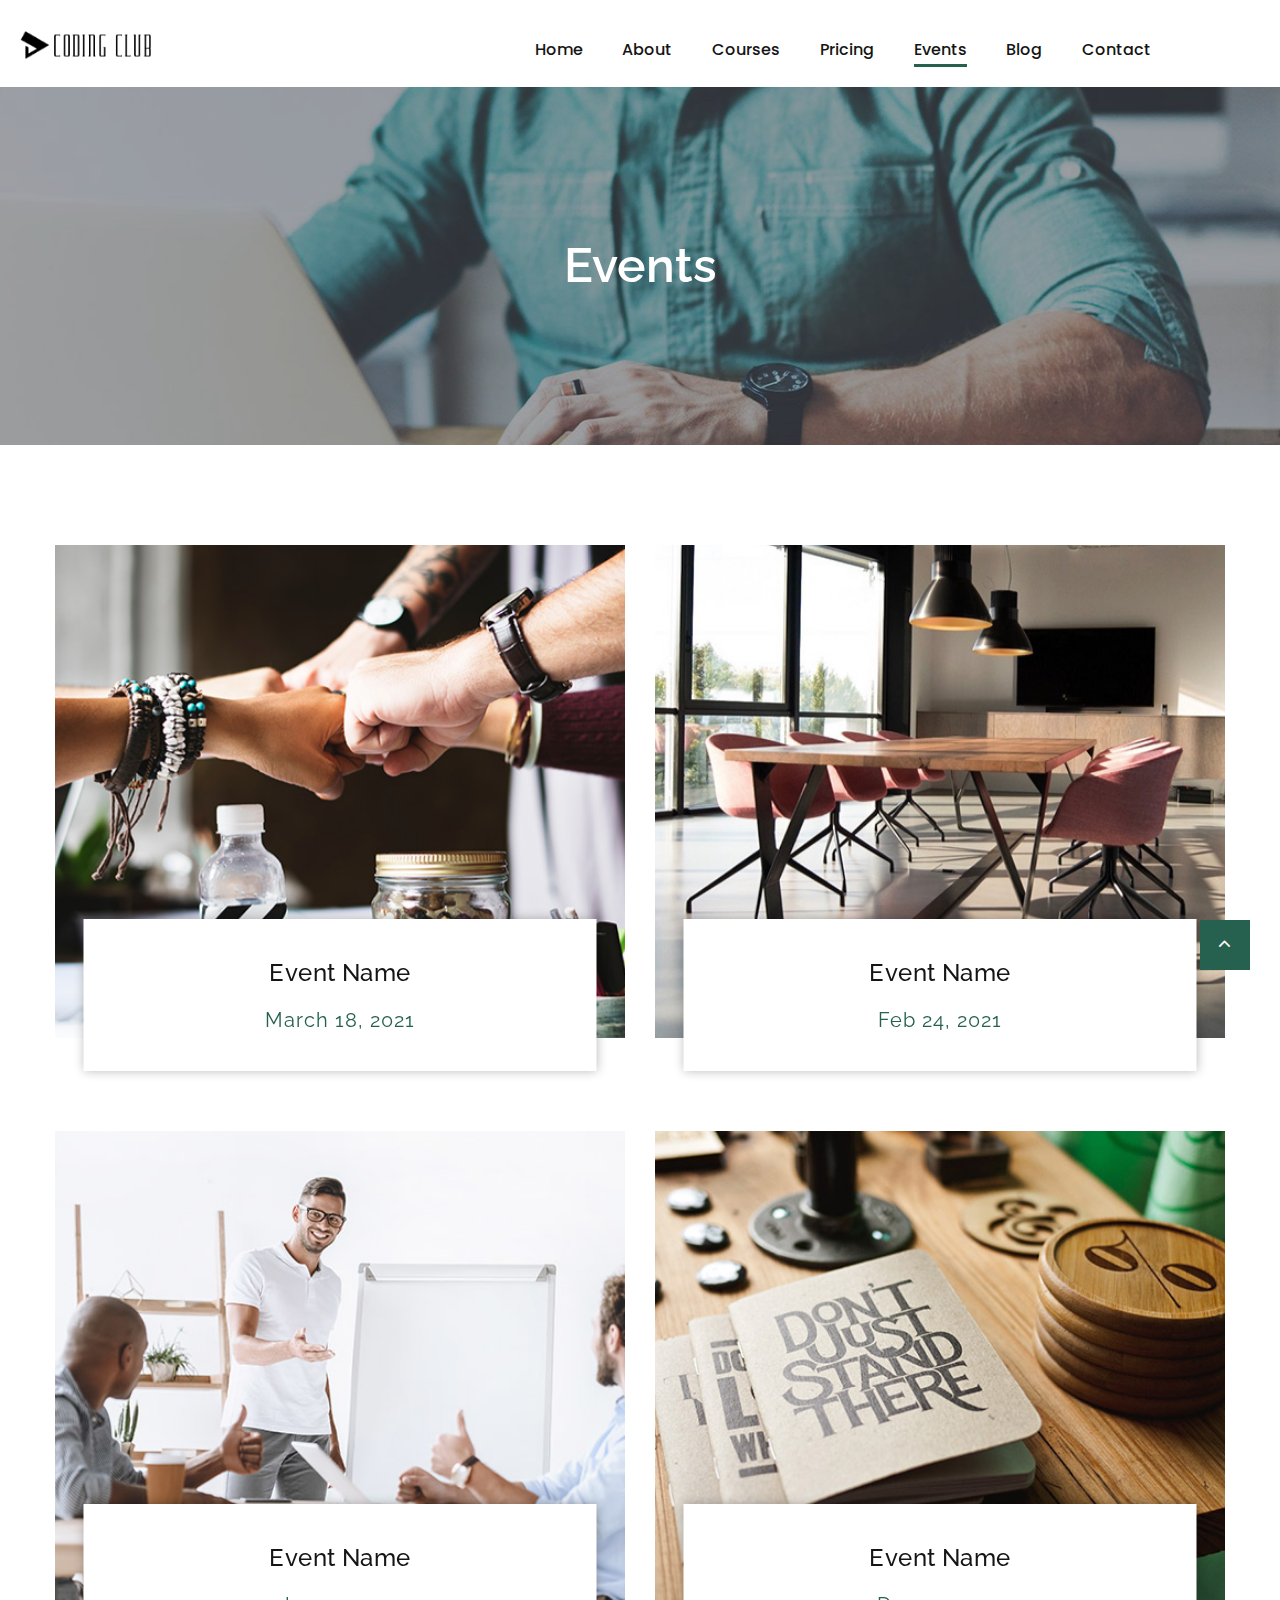
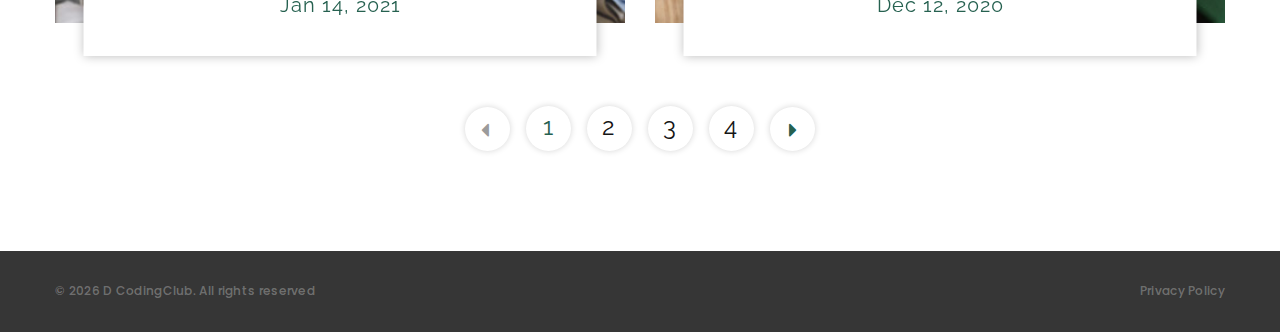
<file: events.html>
<!DOCTYPE html>
<html class="wide wow-animation" lang="en">
  <head>
    <title>Events | D CodingClub</title>
    <meta name="format-detection" content="telephone=no">
    <meta name="viewport" content="width=device-width, height=device-height, initial-scale=1.0, maximum-scale=1.0, user-scalable=0">

    <meta name="title" content="D Coding Club">
    <meta name="description" content=""/>
    <meta name="keywords" content=""/>

    <meta http-equiv="X-UA-Compatible" content="IE=edge">
    <meta charset="utf-8">
    <link rel="icon" href="images/favicon.ico" type="image/x-icon">
    <!-- Stylesheets-->
    <link rel="stylesheet" type="text/css" href="https://fonts.googleapis.com/css?family=Poppins:400,500%7CRaleway:300,o400,400i,500,600,700">
    <link rel="stylesheet" href="css/bootstrap.css">
    <link rel="stylesheet" href="css/fonts.css">
    <link rel="stylesheet" href="css/style.css" id="main-styles-link">
    <!--[if lt IE 10]>
    <div style="background: #212121; padding: 10px 0; box-shadow: 3px 3px 5px 0 rgba(0,0,0,.3); clear: both; text-align:center; position: relative; z-index:1;"><a href="https://windows.microsoft.com/en-US/internet-explorer/"><img src="images/ie8-panel/warning_bar_0000_us.jpg" border="0" height="42" width="820" alt="You are using an outdated browser. For a faster, safer browsing experience, upgrade for free today."></a></div>
    <script src="js/html5shiv.min.js"></script>
    <![endif]-->
  </head>
  <body>
    <div class="page">
      <!-- Page Header-->
      <header class="section page-header">
        <!-- RD Navbar-->
        <div class="rd-navbar-wrap">
          <nav class="rd-navbar rd-navbar-classic" data-layout="rd-navbar-fixed" data-sm-layout="rd-navbar-fixed" data-md-layout="rd-navbar-fixed" data-md-device-layout="rd-navbar-fixed" data-lg-layout="rd-navbar-static" data-lg-device-layout="rd-navbar-fixed" data-xl-layout="rd-navbar-static" data-xl-device-layout="rd-navbar-static" data-xxl-layout="rd-navbar-static" data-xxl-device-layout="rd-navbar-static" data-lg-stick-up-offset="46px" data-xl-stick-up-offset="46px" data-xxl-stick-up-offset="46px" data-lg-stick-up="true" data-xl-stick-up="true" data-xxl-stick-up="true">
            <div class="rd-navbar-main-outer">
              <div class="rd-navbar-main">
                <!-- RD Navbar Panel-->
                <div class="rd-navbar-panel">
                  <!-- RD Navbar Toggle-->
                  <button class="rd-navbar-toggle" data-rd-navbar-toggle=".rd-navbar-nav-wrap"><span></span></button>
                  <!-- RD Navbar Brand-->
                  <div class="rd-navbar-brand"><a class="brand" href="./"><img src="images/logo-default-161x49.png" alt="" width="161" height="49"/></a></div>
                </div>
                <div class="rd-navbar-main-element">
                  <div class="rd-navbar-nav-wrap">
                    <!-- RD Navbar Nav-->
                    <ul class="rd-navbar-nav">
                      <li class="rd-nav-item"><a class="rd-nav-link" href="./">Home</a>
                      </li>
                      <li class="rd-nav-item"><a class="rd-nav-link" href="about-us.html">About</a>
                      </li>
                      <li class="rd-nav-item"><a class="rd-nav-link" href="courses.html">Courses</a>
                        <!-- Megamenu -->
                        <ul class="rd-menu rd-navbar-megamenu">
                          <li class="rd-megamenu-item">
                            <div>
                              <h5 class="rd-megamenu-title">Courses</h5>
                              <ul class="rd-megamenu-list">
                                <li class="rd-megamenu-list-item"><a class="rd-megamenu-list-link" href="typography.html">Python</a></li>
                                <li class="rd-megamenu-list-item"><a class="rd-megamenu-list-link" href="buttons.html">ReactJS</a></li>
                                <li class="rd-megamenu-list-item"><a class="rd-megamenu-list-link" href="forms.html">HTML/CSS</a></li>
                                <li class="rd-megamenu-list-item"><a class="rd-megamenu-list-link" href="forms.html">MySQL</a></li>
                              </ul>
                            </div>
                          </li>
                          <li class="rd-megamenu-item">
                            <div>
                              <h5 class="rd-megamenu-title">Learning Paths</h5>
                              <ul class="rd-megamenu-list">
                                <li class="rd-megamenu-list-item"><a class="rd-megamenu-list-link" href="503-page.html">Full Stack Web Development</a></li>
                                <li class="rd-megamenu-list-item"><a class="rd-megamenu-list-link" href="pricing.html">Data Science Master Course</a></li>
                              </ul>
                            </div>
                          </li>
                          <li class="rd-megamenu-item rd-megamenu-carousel">
                            <div>
                              <h5 class="rd-megamenu-title">Recent courses</h5>
                              <!-- Owl Carousel-->
                              <div class="owl-carousel owl-navbar" data-items="1" data-xl-items="2" data-xxl-items="2" data-margin="16" data-dots="true" data-loop="false" data-autoplay="false">
                                <!-- Course Thumbnail -->
                                <article class="thumbnail thumbnail-mary thumbnail-xxs">
                                  <div class="thumbnail-mary-figure"><img src="images/courses/reactjs_272x288.png" alt="" width="272" height="288"/></div>
                                  <div class="thumbnail-mary-caption">
                                    <h6 class="thumbnail-mary-title"><a href="#">ReactJS</a></h6>
                                  </div>
                                </article>
                                <!-- Course Thumbnail -->
                                <article class="thumbnail thumbnail-mary thumbnail-xxs">
                                  <div class="thumbnail-mary-figure"><img src="images/courses/mysql_272x288.png" alt="" width="272" height="288"/>
                                  </div>
                                  <div class="thumbnail-mary-caption">
                                    <h6 class="thumbnail-mary-title"><a href="#">MySQL</a></h6>
                                  </div>
                                </article>
                                <!-- Course Thumbnail -->
                                <article class="thumbnail thumbnail-mary thumbnail-xxs">
                                  <div class="thumbnail-mary-figure"><img src="images/courses/python_272x288.png" alt="" width="272" height="288"/>
                                  </div>
                                  <div class="thumbnail-mary-caption">
                                    <h6 class="thumbnail-mary-title"><a href="#">Python</a></h6>
                                  </div>
                                </article>
                              </div>
                            </div>
                          </li>
                        </ul>
                      </li>
                      <li class="rd-nav-item"><a class="rd-nav-link" href="pricing.html">Pricing</a></li>
                      <li class="rd-nav-item active"><a class="rd-nav-link" href="events.html">Events</a>
                      </li>
                      <li class="rd-nav-item"><a class="rd-nav-link" href="#">Blog</a>
                      </li>
                      <li class="rd-nav-item"><a class="rd-nav-link" href="contact-us.html">Contact</a>
                      </li>
                    </ul>
                  </div>
                  
                </div>
              </div>
            </div>
          </nav>
        </div>
      </header>
      <!-- Breadcrumbs -->
      <section class="breadcrumbs-custom-inset">
        <div class="breadcrumbs-custom context-dark bg-overlay-39">
          <div class="container">
            <h3 class="breadcrumbs-custom-title">Events</h3>
          </div>
          <div class="box-position" style="background-image: url(images/bg-blog.jpg);"></div>
        </div>
      </section>
      <!-- Grid blog-->
      <section class="section section-xl bg-default text-md-left">
        <div class="container">
          <div class="row row-60 justify-content-center">
            <div class="col-sm-9 col-md-6 col-lg-6">
              <!-- Post Aria-->
              <article class="post post-aria"><a class="post-aria-figure" href="single-event.html"><img src="images/post-22-570x492.jpg" alt="" width="570" height="492"/></a>
                <div class="post-aria-footer">
                  <h4 class="post-aria-title"><a href="single-event.html">Event Name</a></h4>
                  <div class="post-aria-time">
                    <time datetime="2021-03-18">March 18, 2021</time>
                  </div>
                  <ul class="list-inline group-sm post-aria-list-social">
                    <li><a class="icon fa fa-facebook" href="#"></a></li>
                    <li><a class="icon fa fa-twitter" href="#"></a></li>
                    <li><a class="icon fa fa-google-plus" href="#"></a></li>
                    <li><a class="icon fa fa-instagram" href="#"></a></li>
                  </ul>
                </div>
              </article>
            </div>
            <div class="col-sm-9 col-md-6 col-lg-6">
              <!-- Post Aria-->
              <article class="post post-aria"><a class="post-aria-figure" href="single-event.html"><img src="images/post-23-570x492.jpg" alt="" width="570" height="492"/></a>
                <div class="post-aria-footer">
                  <h4 class="post-aria-title"><a href="single-event.html">Event Name</a></h4>
                  <div class="post-aria-time">
                    <time datetime="2021-02-24">Feb 24, 2021</time>
                  </div>
                  <ul class="list-inline group-sm post-aria-list-social">
                    <li><a class="icon fa fa-facebook" href="#"></a></li>
                    <li><a class="icon fa fa-twitter" href="#"></a></li>
                    <li><a class="icon fa fa-google-plus" href="#"></a></li>
                    <li><a class="icon fa fa-instagram" href="#"></a></li>
                  </ul>
                </div>
              </article>
            </div>
            <div class="col-sm-9 col-md-6 col-lg-6">
              <!-- Post Aria-->
              <article class="post post-aria"><a class="post-aria-figure" href="single-event.html"><img src="images/post-24-570x492.jpg" alt="" width="570" height="492"/></a>
                <div class="post-aria-footer">
                  <h4 class="post-aria-title"><a href="single-event.html">Event Name</a></h4>
                  <div class="post-aria-time">
                    <time datetime="2021-01-14">Jan 14, 2021</time>
                  </div>
                  <ul class="list-inline group-sm post-aria-list-social">
                    <li><a class="icon fa fa-facebook" href="#"></a></li>
                    <li><a class="icon fa fa-twitter" href="#"></a></li>
                    <li><a class="icon fa fa-google-plus" href="#"></a></li>
                    <li><a class="icon fa fa-instagram" href="#"></a></li>
                  </ul>
                </div>
              </article>
            </div>
            <div class="col-sm-9 col-md-6 col-lg-6">
              <!-- Post Aria-->
              <article class="post post-aria"><a class="post-aria-figure" href="single-event.html"><img src="images/post-25-570x492.jpg" alt="" width="570" height="492"/></a>
                <div class="post-aria-footer">
                  <h4 class="post-aria-title"><a href="single-event.html">Event Name</a></h4>
                  <div class="post-aria-time">
                    <time datetime="2020-12-12">Dec 12, 2020</time>
                  </div>
                  <ul class="list-inline group-sm post-aria-list-social">
                    <li><a class="icon fa fa-facebook" href="#"></a></li>
                    <li><a class="icon fa fa-twitter" href="#"></a></li>
                    <li><a class="icon fa fa-google-plus" href="#"></a></li>
                    <li><a class="icon fa fa-instagram" href="#"></a></li>
                  </ul>
                </div>
              </article>
            </div>
          </div>
          <div class="pagination-wrap">
            <!-- Bootstrap Pagination-->
            <nav aria-label="Page navigation">
              <ul class="pagination">
                <li class="page-item page-item-control disabled"><a class="page-link" href="#" aria-label="Previous"><span class="icon" aria-hidden="true"></span></a></li>
                <li class="page-item active"><span class="page-link">1</span></li>
                <li class="page-item"><a class="page-link" href="#">2</a></li>
                <li class="page-item"><a class="page-link" href="#">3</a></li>
                <li class="page-item"><a class="page-link" href="#">4</a></li>
                <li class="page-item page-item-control"><a class="page-link" href="#" aria-label="Next"><span class="icon" aria-hidden="true"></span></a></li>
              </ul>
            </nav>
          </div>
        </div>
      </section>

      <!-- Page Footer-->
      <footer class="section footer-variant-2 footer-modern context-dark">
        <div class="footer-variant-2-bottom-panel">
          <div class="container">
            <!-- Rights-->
            <div class="group-sm group-sm-justify">
              <p class="rights"><span>&copy;&nbsp;</span><span class="copyright-year"></span> <a href="/index.html"><span>D CodingClub</span></a>. All rights reserved
              </p>
              <p class="rights"><a href="privacy-policy.html">Privacy Policy</a></p>
            </div>
          </div>
        </div>
      </footer>
    </div>
    <!-- Javascript-->
    <script src="js/core.min.js"></script>
    <script src="js/script.js"></script>
  </body>
</html>
</file>
<file: css/fonts.css>
/*
*
* Fonts
*//*
*
* Font Awesome Icons 4.7.0
* --------------------------------------------------
*/@font-face {	font-family: 'FontAwesome';	src: url("../fonts/fontawesome-webfont.eot?v=4.7.0");	src: url("../fonts/fontawesome-webfont.eot?#iefix&v=4.7.0") format("embedded-opentype"), url("../fonts/fontawesome-webfont.woff2?v=4.7.0") format("woff2"), url("../fonts/fontawesome-webfont.woff?v=4.7.0") format("woff"), url("../fonts/fontawesome-webfont.ttf?v=4.7.0") format("truetype"), url("../fonts/fontawesome-webfont.svg?v=4.7.0#fontawesomeregular") format("svg");	font-weight: normal;	font-style: normal;}.fa {	display: inline-block;	font-family: 'FontAwesome';	font-size: inherit;	text-rendering: auto;	-webkit-font-smoothing: antialiased;	-moz-osx-font-smoothing: grayscale;}[class*='fa-']:before {	font-weight: 400;	font-family: 'FontAwesome';}/* makes the font 33% larger relative to the icon container */.fa-lg {	font-size: 1.33333333em;	line-height: 0.75em;	vertical-align: -15%;}.fa-2x {	font-size: 2em;}.fa-3x {	font-size: 3em;}.fa-4x {	font-size: 4em;}.fa-5x {	font-size: 5em;}.fa-fw {	width: 1.28571429em;	text-align: center;}.fa-ul {	padding-left: 0;	margin-left: 2.14285714em;	list-style-type: none;}.fa-ul > li {	position: relative;}.fa-li {	position: absolute;	left: -2.14285714em;	width: 2.14285714em;	top: 0.14285714em;	text-align: center;}.fa-li.fa-lg {	left: -1.85714286em;}.fa-border {	padding: .2em .25em .15em;	border: solid 0.08em #eeeeee;	border-radius: .1em;}.fa-pull-left {	float: left;}.fa-pull-right {	float: right;}.fa.fa-pull-left {	margin-right: .3em;}.fa.fa-pull-right {	margin-left: .3em;}/* Deprecated as of 4.4.0 */.pull-right {	float: right;}.pull-left {	float: left;}.fa.pull-left {	margin-right: .3em;}.fa.pull-right {	margin-left: .3em;}.fa-spin {	-webkit-animation: fa-spin 2s infinite linear;	animation: fa-spin 2s infinite linear;}.fa-pulse {	-webkit-animation: fa-spin 1s infinite steps(8);	animation: fa-spin 1s infinite steps(8);}@-webkit-keyframes fa-spin {	0% {		-webkit-transform: rotate(0deg);		transform: rotate(0deg);	}	100% {		-webkit-transform: rotate(359deg);		transform: rotate(359deg);	}}@keyframes fa-spin {	0% {		-webkit-transform: rotate(0deg);		transform: rotate(0deg);	}	100% {		-webkit-transform: rotate(359deg);		transform: rotate(359deg);	}}.fa-rotate-90 {	-ms-filter: "progid:DXImageTransform.Microsoft.BasicImage(rotation=1)";	-webkit-transform: rotate(90deg);	-ms-transform: rotate(90deg);	transform: rotate(90deg);}.fa-rotate-180 {	-ms-filter: "progid:DXImageTransform.Microsoft.BasicImage(rotation=2)";	-webkit-transform: rotate(180deg);	-ms-transform: rotate(180deg);	transform: rotate(180deg);}.fa-rotate-270 {	-ms-filter: "progid:DXImageTransform.Microsoft.BasicImage(rotation=3)";	-webkit-transform: rotate(270deg);	-ms-transform: rotate(270deg);	transform: rotate(270deg);}.fa-flip-horizontal {	-ms-filter: "progid:DXImageTransform.Microsoft.BasicImage(rotation=0, mirror=1)";	-webkit-transform: scale(-1, 1);	-ms-transform: scale(-1, 1);	transform: scale(-1, 1);}.fa-flip-vertical {	-ms-filter: "progid:DXImageTransform.Microsoft.BasicImage(rotation=2, mirror=1)";	-webkit-transform: scale(1, -1);	-ms-transform: scale(1, -1);	transform: scale(1, -1);}:root .fa-rotate-90,:root .fa-rotate-180,:root .fa-rotate-270,:root .fa-flip-horizontal,:root .fa-flip-vertical {	filter: none;}.fa-stack {	position: relative;	display: inline-block;	width: 2em;	height: 2em;	line-height: 2em;	vertical-align: middle;}.fa-stack-1x,.fa-stack-2x {	position: absolute;	left: 0;	width: 100%;	text-align: center;}.fa-stack-1x {	line-height: inherit;}.fa-stack-2x {	font-size: 2em;}.fa-inverse {	color: #ffffff;}/* Font Awesome uses the Unicode Private Use Area (PUA) to ensure screen
   readers do not read off random characters that represent icons */.fa-glass:before {	content: "\f000";}.fa-music:before {	content: "\f001";}.fa-search:before {	content: "\f002";}.fa-envelope-o:before {	content: "\f003";}.fa-heart:before {	content: "\f004";}.fa-star:before {	content: "\f005";}.fa-star-o:before {	content: "\f006";}.fa-user:before {	content: "\f007";}.fa-film:before {	content: "\f008";}.fa-th-large:before {	content: "\f009";}.fa-th:before {	content: "\f00a";}.fa-th-list:before {	content: "\f00b";}.fa-check:before {	content: "\f00c";}.fa-remove:before,.fa-close:before,.fa-times:before {	content: "\f00d";}.fa-search-plus:before {	content: "\f00e";}.fa-search-minus:before {	content: "\f010";}.fa-power-off:before {	content: "\f011";}.fa-signal:before {	content: "\f012";}.fa-gear:before,.fa-cog:before {	content: "\f013";}.fa-trash-o:before {	content: "\f014";}.fa-home:before {	content: "\f015";}.fa-file-o:before {	content: "\f016";}.fa-clock-o:before {	content: "\f017";}.fa-road:before {	content: "\f018";}.fa-download:before {	content: "\f019";}.fa-arrow-circle-o-down:before {	content: "\f01a";}.fa-arrow-circle-o-up:before {	content: "\f01b";}.fa-inbox:before {	content: "\f01c";}.fa-play-circle-o:before {	content: "\f01d";}.fa-rotate-right:before,.fa-repeat:before {	content: "\f01e";}.fa-refresh:before {	content: "\f021";}.fa-list-alt:before {	content: "\f022";}.fa-lock:before {	content: "\f023";}.fa-flag:before {	content: "\f024";}.fa-headphones:before {	content: "\f025";}.fa-volume-off:before {	content: "\f026";}.fa-volume-down:before {	content: "\f027";}.fa-volume-up:before {	content: "\f028";}.fa-qrcode:before {	content: "\f029";}.fa-barcode:before {	content: "\f02a";}.fa-tag:before {	content: "\f02b";}.fa-tags:before {	content: "\f02c";}.fa-book:before {	content: "\f02d";}.fa-bookmark:before {	content: "\f02e";}.fa-print:before {	content: "\f02f";}.fa-camera:before {	content: "\f030";}.fa-font:before {	content: "\f031";}.fa-bold:before {	content: "\f032";}.fa-italic:before {	content: "\f033";}.fa-text-height:before {	content: "\f034";}.fa-text-width:before {	content: "\f035";}.fa-align-left:before {	content: "\f036";}.fa-align-center:before {	content: "\f037";}.fa-align-right:before {	content: "\f038";}.fa-align-justify:before {	content: "\f039";}.fa-list:before {	content: "\f03a";}.fa-dedent:before,.fa-outdent:before {	content: "\f03b";}.fa-indent:before {	content: "\f03c";}.fa-video-camera:before {	content: "\f03d";}.fa-photo:before,.fa-image:before,.fa-picture-o:before {	content: "\f03e";}.fa-pencil:before {	content: "\f040";}.fa-map-marker:before {	content: "\f041";}.fa-adjust:before {	content: "\f042";}.fa-tint:before {	content: "\f043";}.fa-edit:before,.fa-pencil-square-o:before {	content: "\f044";}.fa-share-square-o:before {	content: "\f045";}.fa-check-square-o:before {	content: "\f046";}.fa-arrows:before {	content: "\f047";}.fa-step-backward:before {	content: "\f048";}.fa-fast-backward:before {	content: "\f049";}.fa-backward:before {	content: "\f04a";}.fa-play:before {	content: "\f04b";}.fa-pause:before {	content: "\f04c";}.fa-stop:before {	content: "\f04d";}.fa-forward:before {	content: "\f04e";}.fa-fast-forward:before {	content: "\f050";}.fa-step-forward:before {	content: "\f051";}.fa-eject:before {	content: "\f052";}.fa-chevron-left:before {	content: "\f053";}.fa-chevron-right:before {	content: "\f054";}.fa-plus-circle:before {	content: "\f055";}.fa-minus-circle:before {	content: "\f056";}.fa-times-circle:before {	content: "\f057";}.fa-check-circle:before {	content: "\f058";}.fa-question-circle:before {	content: "\f059";}.fa-info-circle:before {	content: "\f05a";}.fa-crosshairs:before {	content: "\f05b";}.fa-times-circle-o:before {	content: "\f05c";}.fa-check-circle-o:before {	content: "\f05d";}.fa-ban:before {	content: "\f05e";}.fa-arrow-left:before {	content: "\f060";}.fa-arrow-right:before {	content: "\f061";}.fa-arrow-up:before {	content: "\f062";}.fa-arrow-down:before {	content: "\f063";}.fa-mail-forward:before,.fa-share:before {	content: "\f064";}.fa-expand:before {	content: "\f065";}.fa-compress:before {	content: "\f066";}.fa-plus:before {	content: "\f067";}.fa-minus:before {	content: "\f068";}.fa-asterisk:before {	content: "\f069";}.fa-exclamation-circle:before {	content: "\f06a";}.fa-gift:before {	content: "\f06b";}.fa-leaf:before {	content: "\f06c";}.fa-fire:before {	content: "\f06d";}.fa-eye:before {	content: "\f06e";}.fa-eye-slash:before {	content: "\f070";}.fa-warning:before,.fa-exclamation-triangle:before {	content: "\f071";}.fa-plane:before {	content: "\f072";}.fa-calendar:before {	content: "\f073";}.fa-random:before {	content: "\f074";}.fa-comment:before {	content: "\f075";}.fa-magnet:before {	content: "\f076";}.fa-chevron-up:before {	content: "\f077";}.fa-chevron-down:before {	content: "\f078";}.fa-retweet:before {	content: "\f079";}.fa-shopping-cart:before {	content: "\f07a";}.fa-folder:before {	content: "\f07b";}.fa-folder-open:before {	content: "\f07c";}.fa-arrows-v:before {	content: "\f07d";}.fa-arrows-h:before {	content: "\f07e";}.fa-bar-chart-o:before,.fa-bar-chart:before {	content: "\f080";}.fa-twitter-square:before {	content: "\f081";}.fa-facebook-square:before {	content: "\f082";}.fa-camera-retro:before {	content: "\f083";}.fa-key:before {	content: "\f084";}.fa-gears:before,.fa-cogs:before {	content: "\f085";}.fa-comments:before {	content: "\f086";}.fa-thumbs-o-up:before {	content: "\f087";}.fa-thumbs-o-down:before {	content: "\f088";}.fa-star-half:before {	content: "\f089";}.fa-heart-o:before {	content: "\f08a";}.fa-sign-out:before {	content: "\f08b";}.fa-linkedin-square:before {	content: "\f08c";}.fa-thumb-tack:before {	content: "\f08d";}.fa-external-link:before {	content: "\f08e";}.fa-sign-in:before {	content: "\f090";}.fa-trophy:before {	content: "\f091";}.fa-github-square:before {	content: "\f092";}.fa-upload:before {	content: "\f093";}.fa-lemon-o:before {	content: "\f094";}.fa-phone:before {	content: "\f095";}.fa-square-o:before {	content: "\f096";}.fa-bookmark-o:before {	content: "\f097";}.fa-phone-square:before {	content: "\f098";}.fa-twitter:before {	content: "\f099";}.fa-facebook-f:before,.fa-facebook:before {	content: "\f09a";}.fa-github:before {	content: "\f09b";}.fa-unlock:before {	content: "\f09c";}.fa-credit-card:before {	content: "\f09d";}.fa-feed:before,.fa-rss:before {	content: "\f09e";}.fa-hdd-o:before {	content: "\f0a0";}.fa-bullhorn:before {	content: "\f0a1";}.fa-bell:before {	content: "\f0f3";}.fa-certificate:before {	content: "\f0a3";}.fa-hand-o-right:before {	content: "\f0a4";}.fa-hand-o-left:before {	content: "\f0a5";}.fa-hand-o-up:before {	content: "\f0a6";}.fa-hand-o-down:before {	content: "\f0a7";}.fa-arrow-circle-left:before {	content: "\f0a8";}.fa-arrow-circle-right:before {	content: "\f0a9";}.fa-arrow-circle-up:before {	content: "\f0aa";}.fa-arrow-circle-down:before {	content: "\f0ab";}.fa-globe:before {	content: "\f0ac";}.fa-wrench:before {	content: "\f0ad";}.fa-tasks:before {	content: "\f0ae";}.fa-filter:before {	content: "\f0b0";}.fa-briefcase:before {	content: "\f0b1";}.fa-arrows-alt:before {	content: "\f0b2";}.fa-group:before,.fa-users:before {	content: "\f0c0";}.fa-chain:before,.fa-link:before {	content: "\f0c1";}.fa-cloud:before {	content: "\f0c2";}.fa-flask:before {	content: "\f0c3";}.fa-cut:before,.fa-scissors:before {	content: "\f0c4";}.fa-copy:before,.fa-files-o:before {	content: "\f0c5";}.fa-paperclip:before {	content: "\f0c6";}.fa-save:before,.fa-floppy-o:before {	content: "\f0c7";}.fa-square:before {	content: "\f0c8";}.fa-navicon:before,.fa-reorder:before,.fa-bars:before {	content: "\f0c9";}.fa-list-ul:before {	content: "\f0ca";}.fa-list-ol:before {	content: "\f0cb";}.fa-strikethrough:before {	content: "\f0cc";}.fa-underline:before {	content: "\f0cd";}.fa-table:before {	content: "\f0ce";}.fa-magic:before {	content: "\f0d0";}.fa-truck:before {	content: "\f0d1";}.fa-pinterest:before {	content: "\f0d2";}.fa-pinterest-square:before {	content: "\f0d3";}.fa-google-plus-square:before {	content: "\f0d4";}.fa-google-plus:before {	content: "\f0d5";}.fa-money:before {	content: "\f0d6";}.fa-caret-down:before {	content: "\f0d7";}.fa-caret-up:before {	content: "\f0d8";}.fa-caret-left:before {	content: "\f0d9";}.fa-caret-right:before {	content: "\f0da";}.fa-columns:before {	content: "\f0db";}.fa-unsorted:before,.fa-sort:before {	content: "\f0dc";}.fa-sort-down:before,.fa-sort-desc:before {	content: "\f0dd";}.fa-sort-up:before,.fa-sort-asc:before {	content: "\f0de";}.fa-envelope:before {	content: "\f0e0";}.fa-linkedin:before {	content: "\f0e1";}.fa-rotate-left:before,.fa-undo:before {	content: "\f0e2";}.fa-legal:before,.fa-gavel:before {	content: "\f0e3";}.fa-dashboard:before,.fa-tachometer:before {	content: "\f0e4";}.fa-comment-o:before {	content: "\f0e5";}.fa-comments-o:before {	content: "\f0e6";}.fa-flash:before,.fa-bolt:before {	content: "\f0e7";}.fa-sitemap:before {	content: "\f0e8";}.fa-umbrella:before {	content: "\f0e9";}.fa-paste:before,.fa-clipboard:before {	content: "\f0ea";}.fa-lightbulb-o:before {	content: "\f0eb";}.fa-exchange:before {	content: "\f0ec";}.fa-cloud-download:before {	content: "\f0ed";}.fa-cloud-upload:before {	content: "\f0ee";}.fa-user-md:before {	content: "\f0f0";}.fa-stethoscope:before {	content: "\f0f1";}.fa-suitcase:before {	content: "\f0f2";}.fa-bell-o:before {	content: "\f0a2";}.fa-coffee:before {	content: "\f0f4";}.fa-cutlery:before {	content: "\f0f5";}.fa-file-text-o:before {	content: "\f0f6";}.fa-building-o:before {	content: "\f0f7";}.fa-hospital-o:before {	content: "\f0f8";}.fa-ambulance:before {	content: "\f0f9";}.fa-medkit:before {	content: "\f0fa";}.fa-fighter-jet:before {	content: "\f0fb";}.fa-beer:before {	content: "\f0fc";}.fa-h-square:before {	content: "\f0fd";}.fa-plus-square:before {	content: "\f0fe";}.fa-angle-double-left:before {	content: "\f100";}.fa-angle-double-right:before {	content: "\f101";}.fa-angle-double-up:before {	content: "\f102";}.fa-angle-double-down:before {	content: "\f103";}.fa-angle-left:before {	content: "\f104";}.fa-angle-right:before {	content: "\f105";}.fa-angle-up:before {	content: "\f106";}.fa-angle-down:before {	content: "\f107";}.fa-desktop:before {	content: "\f108";}.fa-laptop:before {	content: "\f109";}.fa-tablet:before {	content: "\f10a";}.fa-mobile-phone:before,.fa-mobile:before {	content: "\f10b";}.fa-circle-o:before {	content: "\f10c";}.fa-quote-left:before {	content: "\f10d";}.fa-quote-right:before {	content: "\f10e";}.fa-spinner:before {	content: "\f110";}.fa-circle:before {	content: "\f111";}.fa-mail-reply:before,.fa-reply:before {	content: "\f112";}.fa-github-alt:before {	content: "\f113";}.fa-folder-o:before {	content: "\f114";}.fa-folder-open-o:before {	content: "\f115";}.fa-smile-o:before {	content: "\f118";}.fa-frown-o:before {	content: "\f119";}.fa-meh-o:before {	content: "\f11a";}.fa-gamepad:before {	content: "\f11b";}.fa-keyboard-o:before {	content: "\f11c";}.fa-flag-o:before {	content: "\f11d";}.fa-flag-checkered:before {	content: "\f11e";}.fa-terminal:before {	content: "\f120";}.fa-code:before {	content: "\f121";}.fa-mail-reply-all:before,.fa-reply-all:before {	content: "\f122";}.fa-star-half-empty:before,.fa-star-half-full:before,.fa-star-half-o:before {	content: "\f123";}.fa-location-arrow:before {	content: "\f124";}.fa-crop:before {	content: "\f125";}.fa-code-fork:before {	content: "\f126";}.fa-unlink:before,.fa-chain-broken:before {	content: "\f127";}.fa-question:before {	content: "\f128";}.fa-info:before {	content: "\f129";}.fa-exclamation:before {	content: "\f12a";}.fa-superscript:before {	content: "\f12b";}.fa-subscript:before {	content: "\f12c";}.fa-eraser:before {	content: "\f12d";}.fa-puzzle-piece:before {	content: "\f12e";}.fa-microphone:before {	content: "\f130";}.fa-microphone-slash:before {	content: "\f131";}.fa-shield:before {	content: "\f132";}.fa-calendar-o:before {	content: "\f133";}.fa-fire-extinguisher:before {	content: "\f134";}.fa-rocket:before {	content: "\f135";}.fa-maxcdn:before {	content: "\f136";}.fa-chevron-circle-left:before {	content: "\f137";}.fa-chevron-circle-right:before {	content: "\f138";}.fa-chevron-circle-up:before {	content: "\f139";}.fa-chevron-circle-down:before {	content: "\f13a";}.fa-html5:before {	content: "\f13b";}.fa-css3:before {	content: "\f13c";}.fa-anchor:before {	content: "\f13d";}.fa-unlock-alt:before {	content: "\f13e";}.fa-bullseye:before {	content: "\f140";}.fa-ellipsis-h:before {	content: "\f141";}.fa-ellipsis-v:before {	content: "\f142";}.fa-rss-square:before {	content: "\f143";}.fa-play-circle:before {	content: "\f144";}.fa-ticket:before {	content: "\f145";}.fa-minus-square:before {	content: "\f146";}.fa-minus-square-o:before {	content: "\f147";}.fa-level-up:before {	content: "\f148";}.fa-level-down:before {	content: "\f149";}.fa-check-square:before {	content: "\f14a";}.fa-pencil-square:before {	content: "\f14b";}.fa-external-link-square:before {	content: "\f14c";}.fa-share-square:before {	content: "\f14d";}.fa-compass:before {	content: "\f14e";}.fa-toggle-down:before,.fa-caret-square-o-down:before {	content: "\f150";}.fa-toggle-up:before,.fa-caret-square-o-up:before {	content: "\f151";}.fa-toggle-right:before,.fa-caret-square-o-right:before {	content: "\f152";}.fa-euro:before,.fa-eur:before {	content: "\f153";}.fa-gbp:before {	content: "\f154";}.fa-dollar:before,.fa-usd:before {	content: "\f155";}.fa-rupee:before,.fa-inr:before {	content: "\f156";}.fa-cny:before,.fa-rmb:before,.fa-yen:before,.fa-jpy:before {	content: "\f157";}.fa-ruble:before,.fa-rouble:before,.fa-rub:before {	content: "\f158";}.fa-won:before,.fa-krw:before {	content: "\f159";}.fa-bitcoin:before,.fa-btc:before {	content: "\f15a";}.fa-file:before {	content: "\f15b";}.fa-file-text:before {	content: "\f15c";}.fa-sort-alpha-asc:before {	content: "\f15d";}.fa-sort-alpha-desc:before {	content: "\f15e";}.fa-sort-amount-asc:before {	content: "\f160";}.fa-sort-amount-desc:before {	content: "\f161";}.fa-sort-numeric-asc:before {	content: "\f162";}.fa-sort-numeric-desc:before {	content: "\f163";}.fa-thumbs-up:before {	content: "\f164";}.fa-thumbs-down:before {	content: "\f165";}.fa-youtube-square:before {	content: "\f166";}.fa-youtube:before {	content: "\f167";}.fa-xing:before {	content: "\f168";}.fa-xing-square:before {	content: "\f169";}.fa-youtube-play:before {	content: "\f16a";}.fa-dropbox:before {	content: "\f16b";}.fa-stack-overflow:before {	content: "\f16c";}.fa-instagram:before {	content: "\f16d";}.fa-flickr:before {	content: "\f16e";}.fa-adn:before {	content: "\f170";}.fa-bitbucket:before {	content: "\f171";}.fa-bitbucket-square:before {	content: "\f172";}.fa-tumblr:before {	content: "\f173";}.fa-tumblr-square:before {	content: "\f174";}.fa-long-arrow-down:before {	content: "\f175";}.fa-long-arrow-up:before {	content: "\f176";}.fa-long-arrow-left:before {	content: "\f177";}.fa-long-arrow-right:before {	content: "\f178";}.fa-apple:before {	content: "\f179";}.fa-windows:before {	content: "\f17a";}.fa-android:before {	content: "\f17b";}.fa-linux:before {	content: "\f17c";}.fa-dribbble:before {	content: "\f17d";}.fa-skype:before {	content: "\f17e";}.fa-foursquare:before {	content: "\f180";}.fa-trello:before {	content: "\f181";}.fa-female:before {	content: "\f182";}.fa-male:before {	content: "\f183";}.fa-gittip:before,.fa-gratipay:before {	content: "\f184";}.fa-sun-o:before {	content: "\f185";}.fa-moon-o:before {	content: "\f186";}.fa-archive:before {	content: "\f187";}.fa-bug:before {	content: "\f188";}.fa-vk:before {	content: "\f189";}.fa-weibo:before {	content: "\f18a";}.fa-renren:before {	content: "\f18b";}.fa-pagelines:before {	content: "\f18c";}.fa-stack-exchange:before {	content: "\f18d";}.fa-arrow-circle-o-right:before {	content: "\f18e";}.fa-arrow-circle-o-left:before {	content: "\f190";}.fa-toggle-left:before,.fa-caret-square-o-left:before {	content: "\f191";}.fa-dot-circle-o:before {	content: "\f192";}.fa-wheelchair:before {	content: "\f193";}.fa-vimeo-square:before {	content: "\f194";}.fa-turkish-lira:before,.fa-try:before {	content: "\f195";}.fa-plus-square-o:before {	content: "\f196";}.fa-space-shuttle:before {	content: "\f197";}.fa-slack:before {	content: "\f198";}.fa-envelope-square:before {	content: "\f199";}.fa-wordpress:before {	content: "\f19a";}.fa-openid:before {	content: "\f19b";}.fa-institution:before,.fa-bank:before,.fa-university:before {	content: "\f19c";}.fa-mortar-board:before,.fa-graduation-cap:before {	content: "\f19d";}.fa-yahoo:before {	content: "\f19e";}.fa-google:before {	content: "\f1a0";}.fa-reddit:before {	content: "\f1a1";}.fa-reddit-square:before {	content: "\f1a2";}.fa-stumbleupon-circle:before {	content: "\f1a3";}.fa-stumbleupon:before {	content: "\f1a4";}.fa-delicious:before {	content: "\f1a5";}.fa-digg:before {	content: "\f1a6";}.fa-pied-piper-pp:before {	content: "\f1a7";}.fa-pied-piper-alt:before {	content: "\f1a8";}.fa-drupal:before {	content: "\f1a9";}.fa-joomla:before {	content: "\f1aa";}.fa-language:before {	content: "\f1ab";}.fa-fax:before {	content: "\f1ac";}.fa-building:before {	content: "\f1ad";}.fa-child:before {	content: "\f1ae";}.fa-paw:before {	content: "\f1b0";}.fa-spoon:before {	content: "\f1b1";}.fa-cube:before {	content: "\f1b2";}.fa-cubes:before {	content: "\f1b3";}.fa-behance:before {	content: "\f1b4";}.fa-behance-square:before {	content: "\f1b5";}.fa-steam:before {	content: "\f1b6";}.fa-steam-square:before {	content: "\f1b7";}.fa-recycle:before {	content: "\f1b8";}.fa-automobile:before,.fa-car:before {	content: "\f1b9";}.fa-cab:before,.fa-taxi:before {	content: "\f1ba";}.fa-tree:before {	content: "\f1bb";}.fa-spotify:before {	content: "\f1bc";}.fa-deviantart:before {	content: "\f1bd";}.fa-soundcloud:before {	content: "\f1be";}.fa-database:before {	content: "\f1c0";}.fa-file-pdf-o:before {	content: "\f1c1";}.fa-file-word-o:before {	content: "\f1c2";}.fa-file-excel-o:before {	content: "\f1c3";}.fa-file-powerpoint-o:before {	content: "\f1c4";}.fa-file-photo-o:before,.fa-file-picture-o:before,.fa-file-image-o:before {	content: "\f1c5";}.fa-file-zip-o:before,.fa-file-archive-o:before {	content: "\f1c6";}.fa-file-sound-o:before,.fa-file-audio-o:before {	content: "\f1c7";}.fa-file-movie-o:before,.fa-file-video-o:before {	content: "\f1c8";}.fa-file-code-o:before {	content: "\f1c9";}.fa-vine:before {	content: "\f1ca";}.fa-codepen:before {	content: "\f1cb";}.fa-jsfiddle:before {	content: "\f1cc";}.fa-life-bouy:before,.fa-life-buoy:before,.fa-life-saver:before,.fa-support:before,.fa-life-ring:before {	content: "\f1cd";}.fa-circle-o-notch:before {	content: "\f1ce";}.fa-ra:before,.fa-resistance:before,.fa-rebel:before {	content: "\f1d0";}.fa-ge:before,.fa-empire:before {	content: "\f1d1";}.fa-git-square:before {	content: "\f1d2";}.fa-git:before {	content: "\f1d3";}.fa-y-combinator-square:before,.fa-yc-square:before,.fa-hacker-news:before {	content: "\f1d4";}.fa-tencent-weibo:before {	content: "\f1d5";}.fa-qq:before {	content: "\f1d6";}.fa-wechat:before,.fa-weixin:before {	content: "\f1d7";}.fa-send:before,.fa-paper-plane:before {	content: "\f1d8";}.fa-send-o:before,.fa-paper-plane-o:before {	content: "\f1d9";}.fa-history:before {	content: "\f1da";}.fa-circle-thin:before {	content: "\f1db";}.fa-header:before {	content: "\f1dc";}.fa-paragraph:before {	content: "\f1dd";}.fa-sliders:before {	content: "\f1de";}.fa-share-alt:before {	content: "\f1e0";}.fa-share-alt-square:before {	content: "\f1e1";}.fa-bomb:before {	content: "\f1e2";}.fa-soccer-ball-o:before,.fa-futbol-o:before {	content: "\f1e3";}.fa-tty:before {	content: "\f1e4";}.fa-binoculars:before {	content: "\f1e5";}.fa-plug:before {	content: "\f1e6";}.fa-slideshare:before {	content: "\f1e7";}.fa-twitch:before {	content: "\f1e8";}.fa-yelp:before {	content: "\f1e9";}.fa-newspaper-o:before {	content: "\f1ea";}.fa-wifi:before {	content: "\f1eb";}.fa-calculator:before {	content: "\f1ec";}.fa-paypal:before {	content: "\f1ed";}.fa-google-wallet:before {	content: "\f1ee";}.fa-cc-visa:before {	content: "\f1f0";}.fa-cc-mastercard:before {	content: "\f1f1";}.fa-cc-discover:before {	content: "\f1f2";}.fa-cc-amex:before {	content: "\f1f3";}.fa-cc-paypal:before {	content: "\f1f4";}.fa-cc-stripe:before {	content: "\f1f5";}.fa-bell-slash:before {	content: "\f1f6";}.fa-bell-slash-o:before {	content: "\f1f7";}.fa-trash:before {	content: "\f1f8";}.fa-copyright:before {	content: "\f1f9";}.fa-at:before {	content: "\f1fa";}.fa-eyedropper:before {	content: "\f1fb";}.fa-paint-brush:before {	content: "\f1fc";}.fa-birthday-cake:before {	content: "\f1fd";}.fa-area-chart:before {	content: "\f1fe";}.fa-pie-chart:before {	content: "\f200";}.fa-line-chart:before {	content: "\f201";}.fa-lastfm:before {	content: "\f202";}.fa-lastfm-square:before {	content: "\f203";}.fa-toggle-off:before {	content: "\f204";}.fa-toggle-on:before {	content: "\f205";}.fa-bicycle:before {	content: "\f206";}.fa-bus:before {	content: "\f207";}.fa-ioxhost:before {	content: "\f208";}.fa-angellist:before {	content: "\f209";}.fa-cc:before {	content: "\f20a";}.fa-shekel:before,.fa-sheqel:before,.fa-ils:before {	content: "\f20b";}.fa-meanpath:before {	content: "\f20c";}.fa-buysellads:before {	content: "\f20d";}.fa-connectdevelop:before {	content: "\f20e";}.fa-dashcube:before {	content: "\f210";}.fa-forumbee:before {	content: "\f211";}.fa-leanpub:before {	content: "\f212";}.fa-sellsy:before {	content: "\f213";}.fa-shirtsinbulk:before {	content: "\f214";}.fa-simplybuilt:before {	content: "\f215";}.fa-skyatlas:before {	content: "\f216";}.fa-cart-plus:before {	content: "\f217";}.fa-cart-arrow-down:before {	content: "\f218";}.fa-diamond:before {	content: "\f219";}.fa-ship:before {	content: "\f21a";}.fa-user-secret:before {	content: "\f21b";}.fa-motorcycle:before {	content: "\f21c";}.fa-street-view:before {	content: "\f21d";}.fa-heartbeat:before {	content: "\f21e";}.fa-venus:before {	content: "\f221";}.fa-mars:before {	content: "\f222";}.fa-mercury:before {	content: "\f223";}.fa-intersex:before,.fa-transgender:before {	content: "\f224";}.fa-transgender-alt:before {	content: "\f225";}.fa-venus-double:before {	content: "\f226";}.fa-mars-double:before {	content: "\f227";}.fa-venus-mars:before {	content: "\f228";}.fa-mars-stroke:before {	content: "\f229";}.fa-mars-stroke-v:before {	content: "\f22a";}.fa-mars-stroke-h:before {	content: "\f22b";}.fa-neuter:before {	content: "\f22c";}.fa-genderless:before {	content: "\f22d";}.fa-facebook-official:before {	content: "\f230";}.fa-pinterest-p:before {	content: "\f231";}.fa-whatsapp:before {	content: "\f232";}.fa-server:before {	content: "\f233";}.fa-user-plus:before {	content: "\f234";}.fa-user-times:before {	content: "\f235";}.fa-hotel:before,.fa-bed:before {	content: "\f236";}.fa-viacoin:before {	content: "\f237";}.fa-train:before {	content: "\f238";}.fa-subway:before {	content: "\f239";}.fa-medium:before {	content: "\f23a";}.fa-yc:before,.fa-y-combinator:before {	content: "\f23b";}.fa-optin-monster:before {	content: "\f23c";}.fa-opencart:before {	content: "\f23d";}.fa-expeditedssl:before {	content: "\f23e";}.fa-battery-4:before,.fa-battery:before,.fa-battery-full:before {	content: "\f240";}.fa-battery-3:before,.fa-battery-three-quarters:before {	content: "\f241";}.fa-battery-2:before,.fa-battery-half:before {	content: "\f242";}.fa-battery-1:before,.fa-battery-quarter:before {	content: "\f243";}.fa-battery-0:before,.fa-battery-empty:before {	content: "\f244";}.fa-mouse-pointer:before {	content: "\f245";}.fa-i-cursor:before {	content: "\f246";}.fa-object-group:before {	content: "\f247";}.fa-object-ungroup:before {	content: "\f248";}.fa-sticky-note:before {	content: "\f249";}.fa-sticky-note-o:before {	content: "\f24a";}.fa-cc-jcb:before {	content: "\f24b";}.fa-cc-diners-club:before {	content: "\f24c";}.fa-clone:before {	content: "\f24d";}.fa-balance-scale:before {	content: "\f24e";}.fa-hourglass-o:before {	content: "\f250";}.fa-hourglass-1:before,.fa-hourglass-start:before {	content: "\f251";}.fa-hourglass-2:before,.fa-hourglass-half:before {	content: "\f252";}.fa-hourglass-3:before,.fa-hourglass-end:before {	content: "\f253";}.fa-hourglass:before {	content: "\f254";}.fa-hand-grab-o:before,.fa-hand-rock-o:before {	content: "\f255";}.fa-hand-stop-o:before,.fa-hand-paper-o:before {	content: "\f256";}.fa-hand-scissors-o:before {	content: "\f257";}.fa-hand-lizard-o:before {	content: "\f258";}.fa-hand-spock-o:before {	content: "\f259";}.fa-hand-pointer-o:before {	content: "\f25a";}.fa-hand-peace-o:before {	content: "\f25b";}.fa-trademark:before {	content: "\f25c";}.fa-registered:before {	content: "\f25d";}.fa-creative-commons:before {	content: "\f25e";}.fa-gg:before {	content: "\f260";}.fa-gg-circle:before {	content: "\f261";}.fa-tripadvisor:before {	content: "\f262";}.fa-odnoklassniki:before {	content: "\f263";}.fa-odnoklassniki-square:before {	content: "\f264";}.fa-get-pocket:before {	content: "\f265";}.fa-wikipedia-w:before {	content: "\f266";}.fa-safari:before {	content: "\f267";}.fa-chrome:before {	content: "\f268";}.fa-firefox:before {	content: "\f269";}.fa-opera:before {	content: "\f26a";}.fa-internet-explorer:before {	content: "\f26b";}.fa-tv:before,.fa-television:before {	content: "\f26c";}.fa-contao:before {	content: "\f26d";}.fa-500px:before {	content: "\f26e";}.fa-amazon:before {	content: "\f270";}.fa-calendar-plus-o:before {	content: "\f271";}.fa-calendar-minus-o:before {	content: "\f272";}.fa-calendar-times-o:before {	content: "\f273";}.fa-calendar-check-o:before {	content: "\f274";}.fa-industry:before {	content: "\f275";}.fa-map-pin:before {	content: "\f276";}.fa-map-signs:before {	content: "\f277";}.fa-map-o:before {	content: "\f278";}.fa-map:before {	content: "\f279";}.fa-commenting:before {	content: "\f27a";}.fa-commenting-o:before {	content: "\f27b";}.fa-houzz:before {	content: "\f27c";}.fa-vimeo:before {	content: "\f27d";}.fa-black-tie:before {	content: "\f27e";}.fa-fonticons:before {	content: "\f280";}.fa-reddit-alien:before {	content: "\f281";}.fa-edge:before {	content: "\f282";}.fa-credit-card-alt:before {	content: "\f283";}.fa-codiepie:before {	content: "\f284";}.fa-modx:before {	content: "\f285";}.fa-fort-awesome:before {	content: "\f286";}.fa-usb:before {	content: "\f287";}.fa-product-hunt:before {	content: "\f288";}.fa-mixcloud:before {	content: "\f289";}.fa-scribd:before {	content: "\f28a";}.fa-pause-circle:before {	content: "\f28b";}.fa-pause-circle-o:before {	content: "\f28c";}.fa-stop-circle:before {	content: "\f28d";}.fa-stop-circle-o:before {	content: "\f28e";}.fa-shopping-bag:before {	content: "\f290";}.fa-shopping-basket:before {	content: "\f291";}.fa-hashtag:before {	content: "\f292";}.fa-bluetooth:before {	content: "\f293";}.fa-bluetooth-b:before {	content: "\f294";}.fa-percent:before {	content: "\f295";}.fa-gitlab:before {	content: "\f296";}.fa-wpbeginner:before {	content: "\f297";}.fa-wpforms:before {	content: "\f298";}.fa-envira:before {	content: "\f299";}.fa-universal-access:before {	content: "\f29a";}.fa-wheelchair-alt:before {	content: "\f29b";}.fa-question-circle-o:before {	content: "\f29c";}.fa-blind:before {	content: "\f29d";}.fa-audio-description:before {	content: "\f29e";}.fa-volume-control-phone:before {	content: "\f2a0";}.fa-braille:before {	content: "\f2a1";}.fa-assistive-listening-systems:before {	content: "\f2a2";}.fa-asl-interpreting:before,.fa-american-sign-language-interpreting:before {	content: "\f2a3";}.fa-deafness:before,.fa-hard-of-hearing:before,.fa-deaf:before {	content: "\f2a4";}.fa-glide:before {	content: "\f2a5";}.fa-glide-g:before {	content: "\f2a6";}.fa-signing:before,.fa-sign-language:before {	content: "\f2a7";}.fa-low-vision:before {	content: "\f2a8";}.fa-viadeo:before {	content: "\f2a9";}.fa-viadeo-square:before {	content: "\f2aa";}.fa-snapchat:before {	content: "\f2ab";}.fa-snapchat-ghost:before {	content: "\f2ac";}.fa-snapchat-square:before {	content: "\f2ad";}.fa-pied-piper:before {	content: "\f2ae";}.fa-first-order:before {	content: "\f2b0";}.fa-yoast:before {	content: "\f2b1";}.fa-themeisle:before {	content: "\f2b2";}.fa-google-plus-circle:before,.fa-google-plus-official:before {	content: "\f2b3";}.fa-fa:before,.fa-font-awesome:before {	content: "\f2b4";}.fa-handshake-o:before {	content: "\f2b5";}.fa-envelope-open:before {	content: "\f2b6";}.fa-envelope-open-o:before {	content: "\f2b7";}.fa-linode:before {	content: "\f2b8";}.fa-address-book:before {	content: "\f2b9";}.fa-address-book-o:before {	content: "\f2ba";}.fa-vcard:before,.fa-address-card:before {	content: "\f2bb";}.fa-vcard-o:before,.fa-address-card-o:before {	content: "\f2bc";}.fa-user-circle:before {	content: "\f2bd";}.fa-user-circle-o:before {	content: "\f2be";}.fa-user-o:before {	content: "\f2c0";}.fa-id-badge:before {	content: "\f2c1";}.fa-drivers-license:before,.fa-id-card:before {	content: "\f2c2";}.fa-drivers-license-o:before,.fa-id-card-o:before {	content: "\f2c3";}.fa-quora:before {	content: "\f2c4";}.fa-free-code-camp:before {	content: "\f2c5";}.fa-telegram:before {	content: "\f2c6";}.fa-thermometer-4:before,.fa-thermometer:before,.fa-thermometer-full:before {	content: "\f2c7";}.fa-thermometer-3:before,.fa-thermometer-three-quarters:before {	content: "\f2c8";}.fa-thermometer-2:before,.fa-thermometer-half:before {	content: "\f2c9";}.fa-thermometer-1:before,.fa-thermometer-quarter:before {	content: "\f2ca";}.fa-thermometer-0:before,.fa-thermometer-empty:before {	content: "\f2cb";}.fa-shower:before {	content: "\f2cc";}.fa-bathtub:before,.fa-s15:before,.fa-bath:before {	content: "\f2cd";}.fa-podcast:before {	content: "\f2ce";}.fa-window-maximize:before {	content: "\f2d0";}.fa-window-minimize:before {	content: "\f2d1";}.fa-window-restore:before {	content: "\f2d2";}.fa-times-rectangle:before,.fa-window-close:before {	content: "\f2d3";}.fa-times-rectangle-o:before,.fa-window-close-o:before {	content: "\f2d4";}.fa-bandcamp:before {	content: "\f2d5";}.fa-grav:before {	content: "\f2d6";}.fa-etsy:before {	content: "\f2d7";}.fa-imdb:before {	content: "\f2d8";}.fa-ravelry:before {	content: "\f2d9";}.fa-eercast:before {	content: "\f2da";}.fa-microchip:before {	content: "\f2db";}.fa-snowflake-o:before {	content: "\f2dc";}.fa-superpowers:before {	content: "\f2dd";}.fa-wpexplorer:before {	content: "\f2de";}.fa-meetup:before {	content: "\f2e0";}.sr-only {	position: absolute;	width: 1px;	height: 1px;	padding: 0;	margin: -1px;	overflow: hidden;	clip: rect(0, 0, 0, 0);	border: 0;}.sr-only-focusable:active,.sr-only-focusable:focus {	position: static;	width: auto;	height: auto;	margin: 0;	overflow: visible;	clip: auto;}/*
*
* Material Design Icons
* --------------------------------------------------
*/@font-face {	font-family: "Material Design Icons";	src: url("../fonts/materialdesignicons-webfont.eot?v=1.4.57");	src: url("../fonts/materialdesignicons-webfont.eot?#iefix&v=1.4.57") format("embedded-opentype"), url("../fonts/materialdesignicons-webfont.woff2?v=1.4.57") format("woff2"), url("../fonts/materialdesignicons-webfont.woff?v=1.4.57") format("woff"), url("../fonts/materialdesignicons-webfont.ttf?v=1.4.57") format("truetype"), url("../fonts/materialdesignicons-webfont.svg?v=1.4.57#materialdesigniconsregular") format("svg");	font-weight: normal;	font-style: normal;}.mdi {	display: inline-block;	font: normal normal normal 24px/1 "Material Design Icons";	font-size: inherit;	text-rendering: auto;	-webkit-font-smoothing: antialiased;	-moz-osx-font-smoothing: grayscale;	transform: translate(0, 0);}.mdi-access-point:before {	content: "\f101";}.mdi-access-point-network:before {	content: "\f102";}.mdi-account:before {	content: "\f103";}.mdi-account-alert:before {	content: "\f104";}.mdi-account-box:before {	content: "\f105";}.mdi-account-box-outline:before {	content: "\f106";}.mdi-account-check:before {	content: "\f107";}.mdi-account-circle:before {	content: "\f108";}.mdi-account-convert:before {	content: "\f109";}.mdi-account-key:before {	content: "\f10a";}.mdi-account-location:before {	content: "\f10b";}.mdi-account-minus:before {	content: "\f10c";}.mdi-account-multiple:before {	content: "\f10d";}.mdi-account-multiple-outline:before {	content: "\f10e";}.mdi-account-multiple-plus:before {	content: "\f10f";}.mdi-account-network:before {	content: "\f110";}.mdi-account-off:before {	content: "\f111";}.mdi-account-outline:before {	content: "\f112";}.mdi-account-plus:before {	content: "\f113";}.mdi-account-remove:before {	content: "\f114";}.mdi-account-search:before {	content: "\f115";}.mdi-account-star:before {	content: "\f116";}.mdi-account-star-variant:before {	content: "\f117";}.mdi-account-switch:before {	content: "\f118";}.mdi-adjust:before {	content: "\f119";}.mdi-air-conditioner:before {	content: "\f11a";}.mdi-airballoon:before {	content: "\f11b";}.mdi-airplane:before {	content: "\f11c";}.mdi-airplane-off:before {	content: "\f11d";}.mdi-airplay:before {	content: "\f11e";}.mdi-alarm:before {	content: "\f11f";}.mdi-alarm-check:before {	content: "\f120";}.mdi-alarm-multiple:before {	content: "\f121";}.mdi-alarm-off:before {	content: "\f122";}.mdi-alarm-plus:before {	content: "\f123";}.mdi-album:before {	content: "\f124";}.mdi-alert:before {	content: "\f125";}.mdi-alert-box:before {	content: "\f126";}.mdi-alert-circle:before {	content: "\f127";}.mdi-alert-octagon:before {	content: "\f128";}.mdi-alert-outline:before {	content: "\f129";}.mdi-alpha:before {	content: "\f12a";}.mdi-alphabetical:before {	content: "\f12b";}.mdi-amazon:before {	content: "\f12c";}.mdi-amazon-clouddrive:before {	content: "\f12d";}.mdi-ambulance:before {	content: "\f12e";}.mdi-anchor:before {	content: "\f12f";}.mdi-android:before {	content: "\f130";}.mdi-android-debug-bridge:before {	content: "\f131";}.mdi-android-studio:before {	content: "\f132";}.mdi-apple:before {	content: "\f133";}.mdi-apple-finder:before {	content: "\f134";}.mdi-apple-ios:before {	content: "\f135";}.mdi-apple-mobileme:before {	content: "\f136";}.mdi-apple-safari:before {	content: "\f137";}.mdi-appnet:before {	content: "\f138";}.mdi-apps:before {	content: "\f139";}.mdi-archive:before {	content: "\f13a";}.mdi-arrange-bring-forward:before {	content: "\f13b";}.mdi-arrange-bring-to-front:before {	content: "\f13c";}.mdi-arrange-send-backward:before {	content: "\f13d";}.mdi-arrange-send-to-back:before {	content: "\f13e";}.mdi-arrow-all:before {	content: "\f13f";}.mdi-arrow-bottom-drop-circle:before {	content: "\f140";}.mdi-arrow-bottom-left:before {	content: "\f141";}.mdi-arrow-bottom-right:before {	content: "\f142";}.mdi-arrow-collapse:before {	content: "\f143";}.mdi-arrow-down:before {	content: "\f144";}.mdi-arrow-down-bold:before {	content: "\f145";}.mdi-arrow-down-bold-circle:before {	content: "\f146";}.mdi-arrow-down-bold-circle-outline:before {	content: "\f147";}.mdi-arrow-down-bold-hexagon-outline:before {	content: "\f148";}.mdi-arrow-expand:before {	content: "\f149";}.mdi-arrow-left:before {	content: "\f14a";}.mdi-arrow-left-bold:before {	content: "\f14b";}.mdi-arrow-left-bold-circle:before {	content: "\f14c";}.mdi-arrow-left-bold-circle-outline:before {	content: "\f14d";}.mdi-arrow-left-bold-hexagon-outline:before {	content: "\f14e";}.mdi-arrow-right:before {	content: "\f14f";}.mdi-arrow-right-bold:before {	content: "\f150";}.mdi-arrow-right-bold-circle:before {	content: "\f151";}.mdi-arrow-right-bold-circle-outline:before {	content: "\f152";}.mdi-arrow-right-bold-hexagon-outline:before {	content: "\f153";}.mdi-arrow-top-left:before {	content: "\f154";}.mdi-arrow-top-right:before {	content: "\f155";}.mdi-arrow-up:before {	content: "\f156";}.mdi-arrow-up-bold:before {	content: "\f157";}.mdi-arrow-up-bold-circle:before {	content: "\f158";}.mdi-arrow-up-bold-circle-outline:before {	content: "\f159";}.mdi-arrow-up-bold-hexagon-outline:before {	content: "\f15a";}.mdi-assistant:before {	content: "\f15b";}.mdi-at:before {	content: "\f15c";}.mdi-attachment:before {	content: "\f15d";}.mdi-audiobook:before {	content: "\f15e";}.mdi-auto-fix:before {	content: "\f15f";}.mdi-auto-upload:before {	content: "\f160";}.mdi-autorenew:before {	content: "\f161";}.mdi-av-timer:before {	content: "\f162";}.mdi-baby:before {	content: "\f163";}.mdi-backburger:before {	content: "\f164";}.mdi-backspace:before {	content: "\f165";}.mdi-backup-restore:before {	content: "\f166";}.mdi-bank:before {	content: "\f167";}.mdi-barcode:before {	content: "\f168";}.mdi-barcode-scan:before {	content: "\f169";}.mdi-barley:before {	content: "\f16a";}.mdi-barrel:before {	content: "\f16b";}.mdi-basecamp:before {	content: "\f16c";}.mdi-basket:before {	content: "\f16d";}.mdi-basket-fill:before {	content: "\f16e";}.mdi-basket-unfill:before {	content: "\f16f";}.mdi-battery:before {	content: "\f170";}.mdi-battery-10:before {	content: "\f171";}.mdi-battery-20:before {	content: "\f172";}.mdi-battery-30:before {	content: "\f173";}.mdi-battery-40:before {	content: "\f174";}.mdi-battery-50:before {	content: "\f175";}.mdi-battery-60:before {	content: "\f176";}.mdi-battery-70:before {	content: "\f177";}.mdi-battery-80:before {	content: "\f178";}.mdi-battery-90:before {	content: "\f179";}.mdi-battery-alert:before {	content: "\f17a";}.mdi-battery-charging:before {	content: "\f17b";}.mdi-battery-charging-100:before {	content: "\f17c";}.mdi-battery-charging-20:before {	content: "\f17d";}.mdi-battery-charging-30:before {	content: "\f17e";}.mdi-battery-charging-40:before {	content: "\f17f";}.mdi-battery-charging-60:before {	content: "\f180";}.mdi-battery-charging-80:before {	content: "\f181";}.mdi-battery-charging-90:before {	content: "\f182";}.mdi-battery-minus:before {	content: "\f183";}.mdi-battery-negative:before {	content: "\f184";}.mdi-battery-outline:before {	content: "\f185";}.mdi-battery-plus:before {	content: "\f186";}.mdi-battery-positive:before {	content: "\f187";}.mdi-battery-unknown:before {	content: "\f188";}.mdi-beach:before {	content: "\f189";}.mdi-beaker:before {	content: "\f18a";}.mdi-beaker-empty:before {	content: "\f18b";}.mdi-beaker-empty-outline:before {	content: "\f18c";}.mdi-beaker-outline:before {	content: "\f18d";}.mdi-beats:before {	content: "\f18e";}.mdi-beer:before {	content: "\f18f";}.mdi-behance:before {	content: "\f190";}.mdi-bell:before {	content: "\f191";}.mdi-bell-off:before {	content: "\f192";}.mdi-bell-outline:before {	content: "\f193";}.mdi-bell-plus:before {	content: "\f194";}.mdi-bell-ring:before {	content: "\f195";}.mdi-bell-ring-outline:before {	content: "\f196";}.mdi-bell-sleep:before {	content: "\f197";}.mdi-beta:before {	content: "\f198";}.mdi-bike:before {	content: "\f199";}.mdi-bing:before {	content: "\f19a";}.mdi-binoculars:before {	content: "\f19b";}.mdi-bio:before {	content: "\f19c";}.mdi-biohazard:before {	content: "\f19d";}.mdi-bitbucket:before {	content: "\f19e";}.mdi-black-mesa:before {	content: "\f19f";}.mdi-blackberry:before {	content: "\f1a0";}.mdi-blender:before {	content: "\f1a1";}.mdi-blinds:before {	content: "\f1a2";}.mdi-block-helper:before {	content: "\f1a3";}.mdi-blogger:before {	content: "\f1a4";}.mdi-bluetooth:before {	content: "\f1a5";}.mdi-bluetooth-audio:before {	content: "\f1a6";}.mdi-bluetooth-connect:before {	content: "\f1a7";}.mdi-bluetooth-off:before {	content: "\f1a8";}.mdi-bluetooth-settings:before {	content: "\f1a9";}.mdi-bluetooth-transfer:before {	content: "\f1aa";}.mdi-blur:before {	content: "\f1ab";}.mdi-blur-linear:before {	content: "\f1ac";}.mdi-blur-off:before {	content: "\f1ad";}.mdi-blur-radial:before {	content: "\f1ae";}.mdi-bone:before {	content: "\f1af";}.mdi-book:before {	content: "\f1b0";}.mdi-book-multiple:before {	content: "\f1b1";}.mdi-book-multiple-variant:before {	content: "\f1b2";}.mdi-book-open:before {	content: "\f1b3";}.mdi-book-open-variant:before {	content: "\f1b4";}.mdi-book-variant:before {	content: "\f1b5";}.mdi-bookmark:before {	content: "\f1b6";}.mdi-bookmark-check:before {	content: "\f1b7";}.mdi-bookmark-music:before {	content: "\f1b8";}.mdi-bookmark-outline:before {	content: "\f1b9";}.mdi-bookmark-outline-plus:before {	content: "\f1ba";}.mdi-bookmark-plus:before {	content: "\f1bb";}.mdi-bookmark-remove:before {	content: "\f1bc";}.mdi-border-all:before {	content: "\f1bd";}.mdi-border-bottom:before {	content: "\f1be";}.mdi-border-color:before {	content: "\f1bf";}.mdi-border-horizontal:before {	content: "\f1c0";}.mdi-border-inside:before {	content: "\f1c1";}.mdi-border-left:before {	content: "\f1c2";}.mdi-border-none:before {	content: "\f1c3";}.mdi-border-outside:before {	content: "\f1c4";}.mdi-border-right:before {	content: "\f1c5";}.mdi-border-style:before {	content: "\f1c6";}.mdi-border-top:before {	content: "\f1c7";}.mdi-border-vertical:before {	content: "\f1c8";}.mdi-bowling:before {	content: "\f1c9";}.mdi-box:before {	content: "\f1ca";}.mdi-box-cutter:before {	content: "\f1cb";}.mdi-briefcase:before {	content: "\f1cc";}.mdi-briefcase-check:before {	content: "\f1cd";}.mdi-briefcase-download:before {	content: "\f1ce";}.mdi-briefcase-upload:before {	content: "\f1cf";}.mdi-brightness-1:before {	content: "\f1d0";}.mdi-brightness-2:before {	content: "\f1d1";}.mdi-brightness-3:before {	content: "\f1d2";}.mdi-brightness-4:before {	content: "\f1d3";}.mdi-brightness-5:before {	content: "\f1d4";}.mdi-brightness-6:before {	content: "\f1d5";}.mdi-brightness-7:before {	content: "\f1d6";}.mdi-brightness-auto:before {	content: "\f1d7";}.mdi-broom:before {	content: "\f1d8";}.mdi-brush:before {	content: "\f1d9";}.mdi-bug:before {	content: "\f1da";}.mdi-bulletin-board:before {	content: "\f1db";}.mdi-bullhorn:before {	content: "\f1dc";}.mdi-bus:before {	content: "\f1dd";}.mdi-cached:before {	content: "\f1de";}.mdi-cake:before {	content: "\f1df";}.mdi-cake-layered:before {	content: "\f1e0";}.mdi-cake-variant:before {	content: "\f1e1";}.mdi-calculator:before {	content: "\f1e2";}.mdi-calendar:before {	content: "\f1e3";}.mdi-calendar-blank:before {	content: "\f1e4";}.mdi-calendar-check:before {	content: "\f1e5";}.mdi-calendar-clock:before {	content: "\f1e6";}.mdi-calendar-multiple:before {	content: "\f1e7";}.mdi-calendar-multiple-check:before {	content: "\f1e8";}.mdi-calendar-plus:before {	content: "\f1e9";}.mdi-calendar-remove:before {	content: "\f1ea";}.mdi-calendar-text:before {	content: "\f1eb";}.mdi-calendar-today:before {	content: "\f1ec";}.mdi-call-made:before {	content: "\f1ed";}.mdi-call-merge:before {	content: "\f1ee";}.mdi-call-missed:before {	content: "\f1ef";}.mdi-call-received:before {	content: "\f1f0";}.mdi-call-split:before {	content: "\f1f1";}.mdi-camcorder:before {	content: "\f1f2";}.mdi-camcorder-box:before {	content: "\f1f3";}.mdi-camcorder-box-off:before {	content: "\f1f4";}.mdi-camcorder-off:before {	content: "\f1f5";}.mdi-camera:before {	content: "\f1f6";}.mdi-camera-enhance:before {	content: "\f1f7";}.mdi-camera-front:before {	content: "\f1f8";}.mdi-camera-front-variant:before {	content: "\f1f9";}.mdi-camera-iris:before {	content: "\f1fa";}.mdi-camera-party-mode:before {	content: "\f1fb";}.mdi-camera-rear:before {	content: "\f1fc";}.mdi-camera-rear-variant:before {	content: "\f1fd";}.mdi-camera-switch:before {	content: "\f1fe";}.mdi-camera-timer:before {	content: "\f1ff";}.mdi-candycane:before {	content: "\f200";}.mdi-car:before {	content: "\f201";}.mdi-car-battery:before {	content: "\f202";}.mdi-car-connected:before {	content: "\f203";}.mdi-car-wash:before {	content: "\f204";}.mdi-carrot:before {	content: "\f205";}.mdi-cart:before {	content: "\f206";}.mdi-cart-outline:before {	content: "\f207";}.mdi-cart-plus:before {	content: "\f208";}.mdi-case-sensitive-alt:before {	content: "\f209";}.mdi-cash:before {	content: "\f20a";}.mdi-cash-100:before {	content: "\f20b";}.mdi-cash-multiple:before {	content: "\f20c";}.mdi-cash-usd:before {	content: "\f20d";}.mdi-cast:before {	content: "\f20e";}.mdi-cast-connected:before {	content: "\f20f";}.mdi-castle:before {	content: "\f210";}.mdi-cat:before {	content: "\f211";}.mdi-cellphone:before {	content: "\f212";}.mdi-cellphone-android:before {	content: "\f213";}.mdi-cellphone-basic:before {	content: "\f214";}.mdi-cellphone-dock:before {	content: "\f215";}.mdi-cellphone-iphone:before {	content: "\f216";}.mdi-cellphone-link:before {	content: "\f217";}.mdi-cellphone-link-off:before {	content: "\f218";}.mdi-cellphone-settings:before {	content: "\f219";}.mdi-certificate:before {	content: "\f21a";}.mdi-chair-school:before {	content: "\f21b";}.mdi-chart-arc:before {	content: "\f21c";}.mdi-chart-areaspline:before {	content: "\f21d";}.mdi-chart-bar:before {	content: "\f21e";}.mdi-chart-histogram:before {	content: "\f21f";}.mdi-chart-line:before {	content: "\f220";}.mdi-chart-pie:before {	content: "\f221";}.mdi-check:before {	content: "\f222";}.mdi-check-all:before {	content: "\f223";}.mdi-checkbox-blank:before {	content: "\f224";}.mdi-checkbox-blank-circle:before {	content: "\f225";}.mdi-checkbox-blank-circle-outline:before {	content: "\f226";}.mdi-checkbox-blank-outline:before {	content: "\f227";}.mdi-checkbox-marked:before {	content: "\f228";}.mdi-checkbox-marked-circle:before {	content: "\f229";}.mdi-checkbox-marked-circle-outline:before {	content: "\f22a";}.mdi-checkbox-marked-outline:before {	content: "\f22b";}.mdi-checkbox-multiple-blank:before {	content: "\f22c";}.mdi-checkbox-multiple-blank-outline:before {	content: "\f22d";}.mdi-checkbox-multiple-marked:before {	content: "\f22e";}.mdi-checkbox-multiple-marked-outline:before {	content: "\f22f";}.mdi-checkerboard:before {	content: "\f230";}.mdi-chemical-weapon:before {	content: "\f231";}.mdi-chevron-double-down:before {	content: "\f232";}.mdi-chevron-double-left:before {	content: "\f233";}.mdi-chevron-double-right:before {	content: "\f234";}.mdi-chevron-double-up:before {	content: "\f235";}.mdi-chevron-down:before {	content: "\f236";}.mdi-chevron-left:before {	content: "\f237";}.mdi-chevron-right:before {	content: "\f238";}.mdi-chevron-up:before {	content: "\f239";}.mdi-church:before {	content: "\f23a";}.mdi-cisco-webex:before {	content: "\f23b";}.mdi-city:before {	content: "\f23c";}.mdi-clipboard:before {	content: "\f23d";}.mdi-clipboard-account:before {	content: "\f23e";}.mdi-clipboard-alert:before {	content: "\f23f";}.mdi-clipboard-arrow-down:before {	content: "\f240";}.mdi-clipboard-arrow-left:before {	content: "\f241";}.mdi-clipboard-check:before {	content: "\f242";}.mdi-clipboard-outline:before {	content: "\f243";}.mdi-clipboard-text:before {	content: "\f244";}.mdi-clippy:before {	content: "\f245";}.mdi-clock:before {	content: "\f246";}.mdi-clock-end:before {	content: "\f247";}.mdi-clock-fast:before {	content: "\f248";}.mdi-clock-in:before {	content: "\f249";}.mdi-clock-out:before {	content: "\f24a";}.mdi-clock-start:before {	content: "\f24b";}.mdi-close:before {	content: "\f24c";}.mdi-close-box:before {	content: "\f24d";}.mdi-close-box-outline:before {	content: "\f24e";}.mdi-close-circle:before {	content: "\f24f";}.mdi-close-circle-outline:before {	content: "\f250";}.mdi-close-network:before {	content: "\f251";}.mdi-close-octagon:before {	content: "\f252";}.mdi-close-octagon-outline:before {	content: "\f253";}.mdi-closed-caption:before {	content: "\f254";}.mdi-cloud:before {	content: "\f255";}.mdi-cloud-check:before {	content: "\f256";}.mdi-cloud-circle:before {	content: "\f257";}.mdi-cloud-download:before {	content: "\f258";}.mdi-cloud-outline:before {	content: "\f259";}.mdi-cloud-outline-off:before {	content: "\f25a";}.mdi-cloud-print:before {	content: "\f25b";}.mdi-cloud-print-outline:before {	content: "\f25c";}.mdi-cloud-upload:before {	content: "\f25d";}.mdi-code-array:before {	content: "\f25e";}.mdi-code-braces:before {	content: "\f25f";}.mdi-code-brackets:before {	content: "\f260";}.mdi-code-equal:before {	content: "\f261";}.mdi-code-greater-than:before {	content: "\f262";}.mdi-code-greater-than-or-equal:before {	content: "\f263";}.mdi-code-less-than:before {	content: "\f264";}.mdi-code-less-than-or-equal:before {	content: "\f265";}.mdi-code-not-equal:before {	content: "\f266";}.mdi-code-not-equal-variant:before {	content: "\f267";}.mdi-code-parentheses:before {	content: "\f268";}.mdi-code-string:before {	content: "\f269";}.mdi-code-tags:before {	content: "\f26a";}.mdi-codepen:before {	content: "\f26b";}.mdi-coffee:before {	content: "\f26c";}.mdi-coffee-to-go:before {	content: "\f26d";}.mdi-coin:before {	content: "\f26e";}.mdi-color-helper:before {	content: "\f26f";}.mdi-comment:before {	content: "\f270";}.mdi-comment-account:before {	content: "\f271";}.mdi-comment-account-outline:before {	content: "\f272";}.mdi-comment-alert:before {	content: "\f273";}.mdi-comment-alert-outline:before {	content: "\f274";}.mdi-comment-check:before {	content: "\f275";}.mdi-comment-check-outline:before {	content: "\f276";}.mdi-comment-multiple-outline:before {	content: "\f277";}.mdi-comment-outline:before {	content: "\f278";}.mdi-comment-plus-outline:before {	content: "\f279";}.mdi-comment-processing:before {	content: "\f27a";}.mdi-comment-processing-outline:before {	content: "\f27b";}.mdi-comment-question-outline:before {	content: "\f27c";}.mdi-comment-remove-outline:before {	content: "\f27d";}.mdi-comment-text:before {	content: "\f27e";}.mdi-comment-text-outline:before {	content: "\f27f";}.mdi-compare:before {	content: "\f280";}.mdi-compass:before {	content: "\f281";}.mdi-compass-outline:before {	content: "\f282";}.mdi-console:before {	content: "\f283";}.mdi-contact-mail:before {	content: "\f284";}.mdi-content-copy:before {	content: "\f285";}.mdi-content-cut:before {	content: "\f286";}.mdi-content-duplicate:before {	content: "\f287";}.mdi-content-paste:before {	content: "\f288";}.mdi-content-save:before {	content: "\f289";}.mdi-content-save-all:before {	content: "\f28a";}.mdi-contrast:before {	content: "\f28b";}.mdi-contrast-box:before {	content: "\f28c";}.mdi-contrast-circle:before {	content: "\f28d";}.mdi-cookie:before {	content: "\f28e";}.mdi-cow:before {	content: "\f28f";}.mdi-credit-card:before {	content: "\f290";}.mdi-credit-card-multiple:before {	content: "\f291";}.mdi-credit-card-scan:before {	content: "\f292";}.mdi-crop:before {	content: "\f293";}.mdi-crop-free:before {	content: "\f294";}.mdi-crop-landscape:before {	content: "\f295";}.mdi-crop-portrait:before {	content: "\f296";}.mdi-crop-square:before {	content: "\f297";}.mdi-crosshairs:before {	content: "\f298";}.mdi-crosshairs-gps:before {	content: "\f299";}.mdi-crown:before {	content: "\f29a";}.mdi-cube:before {	content: "\f29b";}.mdi-cube-outline:before {	content: "\f29c";}.mdi-cube-send:before {	content: "\f29d";}.mdi-cube-unfolded:before {	content: "\f29e";}.mdi-cup:before {	content: "\f29f";}.mdi-cup-water:before {	content: "\f2a0";}.mdi-currency-btc:before {	content: "\f2a1";}.mdi-currency-eur:before {	content: "\f2a2";}.mdi-currency-gbp:before {	content: "\f2a3";}.mdi-currency-inr:before {	content: "\f2a4";}.mdi-currency-ngn:before {	content: "\f2a5";}.mdi-currency-rub:before {	content: "\f2a6";}.mdi-currency-try:before {	content: "\f2a7";}.mdi-currency-usd:before {	content: "\f2a8";}.mdi-cursor-default:before {	content: "\f2a9";}.mdi-cursor-default-outline:before {	content: "\f2aa";}.mdi-cursor-move:before {	content: "\f2ab";}.mdi-cursor-pointer:before {	content: "\f2ac";}.mdi-database:before {	content: "\f2ad";}.mdi-database-minus:before {	content: "\f2ae";}.mdi-database-plus:before {	content: "\f2af";}.mdi-debug-step-into:before {	content: "\f2b0";}.mdi-debug-step-out:before {	content: "\f2b1";}.mdi-debug-step-over:before {	content: "\f2b2";}.mdi-decimal-decrease:before {	content: "\f2b3";}.mdi-decimal-increase:before {	content: "\f2b4";}.mdi-delete:before {	content: "\f2b5";}.mdi-delete-variant:before {	content: "\f2b6";}.mdi-delta:before {	content: "\f2b7";}.mdi-deskphone:before {	content: "\f2b8";}.mdi-desktop-mac:before {	content: "\f2b9";}.mdi-desktop-tower:before {	content: "\f2ba";}.mdi-details:before {	content: "\f2bb";}.mdi-deviantart:before {	content: "\f2bc";}.mdi-diamond:before {	content: "\f2bd";}.mdi-dice:before {	content: "\f2be";}.mdi-dice-1:before {	content: "\f2bf";}.mdi-dice-2:before {	content: "\f2c0";}.mdi-dice-3:before {	content: "\f2c1";}.mdi-dice-4:before {	content: "\f2c2";}.mdi-dice-5:before {	content: "\f2c3";}.mdi-dice-6:before {	content: "\f2c4";}.mdi-directions:before {	content: "\f2c5";}.mdi-disk-alert:before {	content: "\f2c6";}.mdi-disqus:before {	content: "\f2c7";}.mdi-disqus-outline:before {	content: "\f2c8";}.mdi-division:before {	content: "\f2c9";}.mdi-division-box:before {	content: "\f2ca";}.mdi-dns:before {	content: "\f2cb";}.mdi-domain:before {	content: "\f2cc";}.mdi-dots-horizontal:before {	content: "\f2cd";}.mdi-dots-vertical:before {	content: "\f2ce";}.mdi-download:before {	content: "\f2cf";}.mdi-drag:before {	content: "\f2d0";}.mdi-drag-horizontal:before {	content: "\f2d1";}.mdi-drag-vertical:before {	content: "\f2d2";}.mdi-drawing:before {	content: "\f2d3";}.mdi-drawing-box:before {	content: "\f2d4";}.mdi-dribbble:before {	content: "\f2d5";}.mdi-dribbble-box:before {	content: "\f2d6";}.mdi-drone:before {	content: "\f2d7";}.mdi-dropbox:before {	content: "\f2d8";}.mdi-drupal:before {	content: "\f2d9";}.mdi-duck:before {	content: "\f2da";}.mdi-dumbbell:before {	content: "\f2db";}.mdi-earth:before {	content: "\f2dc";}.mdi-earth-off:before {	content: "\f2dd";}.mdi-edge:before {	content: "\f2de";}.mdi-eject:before {	content: "\f2df";}.mdi-elevation-decline:before {	content: "\f2e0";}.mdi-elevation-rise:before {	content: "\f2e1";}.mdi-elevator:before {	content: "\f2e2";}.mdi-email:before {	content: "\f2e3";}.mdi-email-open:before {	content: "\f2e4";}.mdi-email-outline:before {	content: "\f2e5";}.mdi-email-secure:before {	content: "\f2e6";}.mdi-emoticon:before {	content: "\f2e7";}.mdi-emoticon-cool:before {	content: "\f2e8";}.mdi-emoticon-devil:before {	content: "\f2e9";}.mdi-emoticon-happy:before {	content: "\f2ea";}.mdi-emoticon-neutral:before {	content: "\f2eb";}.mdi-emoticon-poop:before {	content: "\f2ec";}.mdi-emoticon-sad:before {	content: "\f2ed";}.mdi-emoticon-tongue:before {	content: "\f2ee";}.mdi-engine:before {	content: "\f2ef";}.mdi-engine-outline:before {	content: "\f2f0";}.mdi-equal:before {	content: "\f2f1";}.mdi-equal-box:before {	content: "\f2f2";}.mdi-eraser:before {	content: "\f2f3";}.mdi-escalator:before {	content: "\f2f4";}.mdi-ethernet:before {	content: "\f2f5";}.mdi-ethernet-cable:before {	content: "\f2f6";}.mdi-ethernet-cable-off:before {	content: "\f2f7";}.mdi-etsy:before {	content: "\f2f8";}.mdi-evernote:before {	content: "\f2f9";}.mdi-exclamation:before {	content: "\f2fa";}.mdi-exit-to-app:before {	content: "\f2fb";}.mdi-export:before {	content: "\f2fc";}.mdi-eye:before {	content: "\f2fd";}.mdi-eye-off:before {	content: "\f2fe";}.mdi-eyedropper:before {	content: "\f2ff";}.mdi-eyedropper-variant:before {	content: "\f300";}.mdi-facebook:before {	content: "\f301";}.mdi-facebook-box:before {	content: "\f302";}.mdi-facebook-messenger:before {	content: "\f303";}.mdi-factory:before {	content: "\f304";}.mdi-fan:before {	content: "\f305";}.mdi-fast-forward:before {	content: "\f306";}.mdi-fax:before {	content: "\f307";}.mdi-ferry:before {	content: "\f308";}.mdi-file:before {	content: "\f309";}.mdi-file-chart:before {	content: "\f30a";}.mdi-file-check:before {	content: "\f30b";}.mdi-file-cloud:before {	content: "\f30c";}.mdi-file-delimited:before {	content: "\f30d";}.mdi-file-document:before {	content: "\f30e";}.mdi-file-document-box:before {	content: "\f30f";}.mdi-file-excel:before {	content: "\f310";}.mdi-file-excel-box:before {	content: "\f311";}.mdi-file-export:before {	content: "\f312";}.mdi-file-find:before {	content: "\f313";}.mdi-file-image:before {	content: "\f314";}.mdi-file-import:before {	content: "\f315";}.mdi-file-lock:before {	content: "\f316";}.mdi-file-multiple:before {	content: "\f317";}.mdi-file-music:before {	content: "\f318";}.mdi-file-outline:before {	content: "\f319";}.mdi-file-pdf:before {	content: "\f31a";}.mdi-file-pdf-box:before {	content: "\f31b";}.mdi-file-powerpoint:before {	content: "\f31c";}.mdi-file-powerpoint-box:before {	content: "\f31d";}.mdi-file-presentation-box:before {	content: "\f31e";}.mdi-file-send:before {	content: "\f31f";}.mdi-file-video:before {	content: "\f320";}.mdi-file-word:before {	content: "\f321";}.mdi-file-word-box:before {	content: "\f322";}.mdi-file-xml:before {	content: "\f323";}.mdi-film:before {	content: "\f324";}.mdi-filmstrip:before {	content: "\f325";}.mdi-filmstrip-off:before {	content: "\f326";}.mdi-filter:before {	content: "\f327";}.mdi-filter-outline:before {	content: "\f328";}.mdi-filter-remove:before {	content: "\f329";}.mdi-filter-remove-outline:before {	content: "\f32a";}.mdi-filter-variant:before {	content: "\f32b";}.mdi-fingerprint:before {	content: "\f32c";}.mdi-fire:before {	content: "\f32d";}.mdi-firefox:before {	content: "\f32e";}.mdi-fish:before {	content: "\f32f";}.mdi-flag:before {	content: "\f330";}.mdi-flag-checkered:before {	content: "\f331";}.mdi-flag-outline:before {	content: "\f332";}.mdi-flag-outline-variant:before {	content: "\f333";}.mdi-flag-triangle:before {	content: "\f334";}.mdi-flag-variant:before {	content: "\f335";}.mdi-flash:before {	content: "\f336";}.mdi-flash-auto:before {	content: "\f337";}.mdi-flash-off:before {	content: "\f338";}.mdi-flashlight:before {	content: "\f339";}.mdi-flashlight-off:before {	content: "\f33a";}.mdi-flattr:before {	content: "\f33b";}.mdi-flip-to-back:before {	content: "\f33c";}.mdi-flip-to-front:before {	content: "\f33d";}.mdi-floppy:before {	content: "\f33e";}.mdi-flower:before {	content: "\f33f";}.mdi-folder:before {	content: "\f340";}.mdi-folder-account:before {	content: "\f341";}.mdi-folder-download:before {	content: "\f342";}.mdi-folder-google-drive:before {	content: "\f343";}.mdi-folder-image:before {	content: "\f344";}.mdi-folder-lock:before {	content: "\f345";}.mdi-folder-lock-open:before {	content: "\f346";}.mdi-folder-move:before {	content: "\f347";}.mdi-folder-multiple:before {	content: "\f348";}.mdi-folder-multiple-image:before {	content: "\f349";}.mdi-folder-multiple-outline:before {	content: "\f34a";}.mdi-folder-outline:before {	content: "\f34b";}.mdi-folder-plus:before {	content: "\f34c";}.mdi-folder-remove:before {	content: "\f34d";}.mdi-folder-upload:before {	content: "\f34e";}.mdi-food:before {	content: "\f34f";}.mdi-food-apple:before {	content: "\f350";}.mdi-food-variant:before {	content: "\f351";}.mdi-football:before {	content: "\f352";}.mdi-football-australian:before {	content: "\f353";}.mdi-football-helmet:before {	content: "\f354";}.mdi-format-align-center:before {	content: "\f355";}.mdi-format-align-justify:before {	content: "\f356";}.mdi-format-align-left:before {	content: "\f357";}.mdi-format-align-right:before {	content: "\f358";}.mdi-format-bold:before {	content: "\f359";}.mdi-format-clear:before {	content: "\f35a";}.mdi-format-color-fill:before {	content: "\f35b";}.mdi-format-float-center:before {	content: "\f35c";}.mdi-format-float-left:before {	content: "\f35d";}.mdi-format-float-none:before {	content: "\f35e";}.mdi-format-float-right:before {	content: "\f35f";}.mdi-format-header-1:before {	content: "\f360";}.mdi-format-header-2:before {	content: "\f361";}.mdi-format-header-3:before {	content: "\f362";}.mdi-format-header-4:before {	content: "\f363";}.mdi-format-header-5:before {	content: "\f364";}.mdi-format-header-6:before {	content: "\f365";}.mdi-format-header-decrease:before {	content: "\f366";}.mdi-format-header-equal:before {	content: "\f367";}.mdi-format-header-increase:before {	content: "\f368";}.mdi-format-header-pound:before {	content: "\f369";}.mdi-format-indent-decrease:before {	content: "\f36a";}.mdi-format-indent-increase:before {	content: "\f36b";}.mdi-format-italic:before {	content: "\f36c";}.mdi-format-line-spacing:before {	content: "\f36d";}.mdi-format-list-bulleted:before {	content: "\f36e";}.mdi-format-list-bulleted-type:before {	content: "\f36f";}.mdi-format-list-numbers:before {	content: "\f370";}.mdi-format-paint:before {	content: "\f371";}.mdi-format-paragraph:before {	content: "\f372";}.mdi-format-quote:before {	content: "\f373";}.mdi-format-size:before {	content: "\f374";}.mdi-format-strikethrough:before {	content: "\f375";}.mdi-format-strikethrough-variant:before {	content: "\f376";}.mdi-format-subscript:before {	content: "\f377";}.mdi-format-superscript:before {	content: "\f378";}.mdi-format-text:before {	content: "\f379";}.mdi-format-textdirection-l-to-r:before {	content: "\f37a";}.mdi-format-textdirection-r-to-l:before {	content: "\f37b";}.mdi-format-underline:before {	content: "\f37c";}.mdi-format-wrap-inline:before {	content: "\f37d";}.mdi-format-wrap-square:before {	content: "\f37e";}.mdi-format-wrap-tight:before {	content: "\f37f";}.mdi-format-wrap-top-bottom:before {	content: "\f380";}.mdi-forum:before {	content: "\f381";}.mdi-forward:before {	content: "\f382";}.mdi-foursquare:before {	content: "\f383";}.mdi-fridge:before {	content: "\f384";}.mdi-fridge-filled:before {	content: "\f385";}.mdi-fridge-filled-bottom:before {	content: "\f386";}.mdi-fridge-filled-top:before {	content: "\f387";}.mdi-fullscreen:before {	content: "\f388";}.mdi-fullscreen-exit:before {	content: "\f389";}.mdi-function:before {	content: "\f38a";}.mdi-gamepad:before {	content: "\f38b";}.mdi-gamepad-variant:before {	content: "\f38c";}.mdi-gas-station:before {	content: "\f38d";}.mdi-gate:before {	content: "\f38e";}.mdi-gauge:before {	content: "\f38f";}.mdi-gavel:before {	content: "\f390";}.mdi-gender-female:before {	content: "\f391";}.mdi-gender-male:before {	content: "\f392";}.mdi-gender-male-female:before {	content: "\f393";}.mdi-gender-transgender:before {	content: "\f394";}.mdi-ghost:before {	content: "\f395";}.mdi-gift:before {	content: "\f396";}.mdi-git:before {	content: "\f397";}.mdi-github-box:before {	content: "\f398";}.mdi-github-circle:before {	content: "\f399";}.mdi-glass-flute:before {	content: "\f39a";}.mdi-glass-mug:before {	content: "\f39b";}.mdi-glass-stange:before {	content: "\f39c";}.mdi-glass-tulip:before {	content: "\f39d";}.mdi-glasses:before {	content: "\f39e";}.mdi-gmail:before {	content: "\f39f";}.mdi-google:before {	content: "\f3a0";}.mdi-google-cardboard:before {	content: "\f3a1";}.mdi-google-chrome:before {	content: "\f3a2";}.mdi-google-circles:before {	content: "\f3a3";}.mdi-google-circles-communities:before {	content: "\f3a4";}.mdi-google-circles-extended:before {	content: "\f3a5";}.mdi-google-circles-group:before {	content: "\f3a6";}.mdi-google-controller:before {	content: "\f3a7";}.mdi-google-controller-off:before {	content: "\f3a8";}.mdi-google-drive:before {	content: "\f3a9";}.mdi-google-earth:before {	content: "\f3aa";}.mdi-google-glass:before {	content: "\f3ab";}.mdi-google-nearby:before {	content: "\f3ac";}.mdi-google-pages:before {	content: "\f3ad";}.mdi-google-physical-web:before {	content: "\f3ae";}.mdi-google-play:before {	content: "\f3af";}.mdi-google-plus:before {	content: "\f3b0";}.mdi-google-plus-box:before {	content: "\f3b1";}.mdi-google-translate:before {	content: "\f3b2";}.mdi-google-wallet:before {	content: "\f3b3";}.mdi-grid:before {	content: "\f3b4";}.mdi-grid-off:before {	content: "\f3b5";}.mdi-group:before {	content: "\f3b6";}.mdi-guitar:before {	content: "\f3b7";}.mdi-guitar-pick:before {	content: "\f3b8";}.mdi-guitar-pick-outline:before {	content: "\f3b9";}.mdi-hand-pointing-right:before {	content: "\f3ba";}.mdi-hanger:before {	content: "\f3bb";}.mdi-hangouts:before {	content: "\f3bc";}.mdi-harddisk:before {	content: "\f3bd";}.mdi-headphones:before {	content: "\f3be";}.mdi-headphones-box:before {	content: "\f3bf";}.mdi-headphones-settings:before {	content: "\f3c0";}.mdi-headset:before {	content: "\f3c1";}.mdi-headset-dock:before {	content: "\f3c2";}.mdi-headset-off:before {	content: "\f3c3";}.mdi-heart:before {	content: "\f3c4";}.mdi-heart-box:before {	content: "\f3c5";}.mdi-heart-box-outline:before {	content: "\f3c6";}.mdi-heart-broken:before {	content: "\f3c7";}.mdi-heart-outline:before {	content: "\f3c8";}.mdi-help:before {	content: "\f3c9";}.mdi-help-circle:before {	content: "\f3ca";}.mdi-hexagon:before {	content: "\f3cb";}.mdi-hexagon-outline:before {	content: "\f3cc";}.mdi-history:before {	content: "\f3cd";}.mdi-hololens:before {	content: "\f3ce";}.mdi-home:before {	content: "\f3cf";}.mdi-home-modern:before {	content: "\f3d0";}.mdi-home-variant:before {	content: "\f3d1";}.mdi-hops:before {	content: "\f3d2";}.mdi-hospital:before {	content: "\f3d3";}.mdi-hospital-building:before {	content: "\f3d4";}.mdi-hospital-marker:before {	content: "\f3d5";}.mdi-hotel:before {	content: "\f3d6";}.mdi-houzz:before {	content: "\f3d7";}.mdi-houzz-box:before {	content: "\f3d8";}.mdi-human:before {	content: "\f3d9";}.mdi-human-child:before {	content: "\f3da";}.mdi-human-male-female:before {	content: "\f3db";}.mdi-image:before {	content: "\f3dc";}.mdi-image-album:before {	content: "\f3dd";}.mdi-image-area:before {	content: "\f3de";}.mdi-image-area-close:before {	content: "\f3df";}.mdi-image-broken:before {	content: "\f3e0";}.mdi-image-broken-variant:before {	content: "\f3e1";}.mdi-image-filter:before {	content: "\f3e2";}.mdi-image-filter-black-white:before {	content: "\f3e3";}.mdi-image-filter-center-focus:before {	content: "\f3e4";}.mdi-image-filter-center-focus-weak:before {	content: "\f3e5";}.mdi-image-filter-drama:before {	content: "\f3e6";}.mdi-image-filter-frames:before {	content: "\f3e7";}.mdi-image-filter-hdr:before {	content: "\f3e8";}.mdi-image-filter-none:before {	content: "\f3e9";}.mdi-image-filter-tilt-shift:before {	content: "\f3ea";}.mdi-image-filter-vintage:before {	content: "\f3eb";}.mdi-image-multiple:before {	content: "\f3ec";}.mdi-import:before {	content: "\f3ed";}.mdi-inbox:before {	content: "\f3ee";}.mdi-information:before {	content: "\f3ef";}.mdi-information-outline:before {	content: "\f3f0";}.mdi-instagram:before {	content: "\f3f1";}.mdi-instapaper:before {	content: "\f3f2";}.mdi-internet-explorer:before {	content: "\f3f3";}.mdi-invert-colors:before {	content: "\f3f4";}.mdi-jeepney:before {	content: "\f3f5";}.mdi-jira:before {	content: "\f3f6";}.mdi-jsfiddle:before {	content: "\f3f7";}.mdi-keg:before {	content: "\f3f8";}.mdi-key:before {	content: "\f3f9";}.mdi-key-change:before {	content: "\f3fa";}.mdi-key-minus:before {	content: "\f3fb";}.mdi-key-plus:before {	content: "\f3fc";}.mdi-key-remove:before {	content: "\f3fd";}.mdi-key-variant:before {	content: "\f3fe";}.mdi-keyboard:before {	content: "\f3ff";}.mdi-keyboard-backspace:before {	content: "\f400";}.mdi-keyboard-caps:before {	content: "\f401";}.mdi-keyboard-close:before {	content: "\f402";}.mdi-keyboard-off:before {	content: "\f403";}.mdi-keyboard-return:before {	content: "\f404";}.mdi-keyboard-tab:before {	content: "\f405";}.mdi-keyboard-variant:before {	content: "\f406";}.mdi-label:before {	content: "\f407";}.mdi-label-outline:before {	content: "\f408";}.mdi-lan:before {	content: "\f409";}.mdi-lan-connect:before {	content: "\f40a";}.mdi-lan-disconnect:before {	content: "\f40b";}.mdi-lan-pending:before {	content: "\f40c";}.mdi-language-csharp:before {	content: "\f40d";}.mdi-language-css3:before {	content: "\f40e";}.mdi-language-html5:before {	content: "\f40f";}.mdi-language-javascript:before {	content: "\f410";}.mdi-language-php:before {	content: "\f411";}.mdi-language-python:before {	content: "\f412";}.mdi-language-python-text:before {	content: "\f413";}.mdi-laptop:before {	content: "\f414";}.mdi-laptop-chromebook:before {	content: "\f415";}.mdi-laptop-mac:before {	content: "\f416";}.mdi-laptop-windows:before {	content: "\f417";}.mdi-lastfm:before {	content: "\f418";}.mdi-launch:before {	content: "\f419";}.mdi-layers:before {	content: "\f41a";}.mdi-layers-off:before {	content: "\f41b";}.mdi-leaf:before {	content: "\f41c";}.mdi-led-off:before {	content: "\f41d";}.mdi-led-on:before {	content: "\f41e";}.mdi-led-outline:before {	content: "\f41f";}.mdi-led-variant-off:before {	content: "\f420";}.mdi-led-variant-on:before {	content: "\f421";}.mdi-led-variant-outline:before {	content: "\f422";}.mdi-library:before {	content: "\f423";}.mdi-library-books:before {	content: "\f424";}.mdi-library-music:before {	content: "\f425";}.mdi-library-plus:before {	content: "\f426";}.mdi-lightbulb:before {	content: "\f427";}.mdi-lightbulb-outline:before {	content: "\f428";}.mdi-link:before {	content: "\f429";}.mdi-link-off:before {	content: "\f42a";}.mdi-link-variant:before {	content: "\f42b";}.mdi-link-variant-off:before {	content: "\f42c";}.mdi-linkedin:before {	content: "\f42d";}.mdi-linkedin-box:before {	content: "\f42e";}.mdi-linux:before {	content: "\f42f";}.mdi-lock:before {	content: "\f430";}.mdi-lock-open:before {	content: "\f431";}.mdi-lock-open-outline:before {	content: "\f432";}.mdi-lock-outline:before {	content: "\f433";}.mdi-login:before {	content: "\f434";}.mdi-logout:before {	content: "\f435";}.mdi-looks:before {	content: "\f436";}.mdi-loupe:before {	content: "\f437";}.mdi-lumx:before {	content: "\f438";}.mdi-magnet:before {	content: "\f439";}.mdi-magnet-on:before {	content: "\f43a";}.mdi-magnify:before {	content: "\f43b";}.mdi-magnify-minus:before {	content: "\f43c";}.mdi-magnify-plus:before {	content: "\f43d";}.mdi-mail-ru:before {	content: "\f43e";}.mdi-map:before {	content: "\f43f";}.mdi-map-marker:before {	content: "\f440";}.mdi-map-marker-circle:before {	content: "\f441";}.mdi-map-marker-multiple:before {	content: "\f442";}.mdi-map-marker-off:before {	content: "\f443";}.mdi-map-marker-radius:before {	content: "\f444";}.mdi-margin:before {	content: "\f445";}.mdi-markdown:before {	content: "\f446";}.mdi-marker-check:before {	content: "\f447";}.mdi-martini:before {	content: "\f448";}.mdi-material-ui:before {	content: "\f449";}.mdi-math-compass:before {	content: "\f44a";}.mdi-maxcdn:before {	content: "\f44b";}.mdi-medium:before {	content: "\f44c";}.mdi-memory:before {	content: "\f44d";}.mdi-menu:before {	content: "\f44e";}.mdi-menu-down:before {	content: "\f44f";}.mdi-menu-left:before {	content: "\f450";}.mdi-menu-right:before {	content: "\f451";}.mdi-menu-up:before {	content: "\f452";}.mdi-message:before {	content: "\f453";}.mdi-message-alert:before {	content: "\f454";}.mdi-message-draw:before {	content: "\f455";}.mdi-message-image:before {	content: "\f456";}.mdi-message-outline:before {	content: "\f457";}.mdi-message-processing:before {	content: "\f458";}.mdi-message-reply:before {	content: "\f459";}.mdi-message-reply-text:before {	content: "\f45a";}.mdi-message-text:before {	content: "\f45b";}.mdi-message-text-outline:before {	content: "\f45c";}.mdi-message-video:before {	content: "\f45d";}.mdi-microphone:before {	content: "\f45e";}.mdi-microphone-off:before {	content: "\f45f";}.mdi-microphone-outline:before {	content: "\f460";}.mdi-microphone-settings:before {	content: "\f461";}.mdi-microphone-variant:before {	content: "\f462";}.mdi-microphone-variant-off:before {	content: "\f463";}.mdi-microsoft:before {	content: "\f464";}.mdi-minus:before {	content: "\f465";}.mdi-minus-box:before {	content: "\f466";}.mdi-minus-circle:before {	content: "\f467";}.mdi-minus-circle-outline:before {	content: "\f468";}.mdi-minus-network:before {	content: "\f469";}.mdi-monitor:before {	content: "\f46a";}.mdi-monitor-multiple:before {	content: "\f46b";}.mdi-more:before {	content: "\f46c";}.mdi-motorbike:before {	content: "\f46d";}.mdi-mouse:before {	content: "\f46e";}.mdi-mouse-off:before {	content: "\f46f";}.mdi-mouse-variant:before {	content: "\f470";}.mdi-mouse-variant-off:before {	content: "\f471";}.mdi-movie:before {	content: "\f472";}.mdi-multiplication:before {	content: "\f473";}.mdi-multiplication-box:before {	content: "\f474";}.mdi-music-box:before {	content: "\f475";}.mdi-music-box-outline:before {	content: "\f476";}.mdi-music-circle:before {	content: "\f477";}.mdi-music-note:before {	content: "\f478";}.mdi-music-note-eighth:before {	content: "\f479";}.mdi-music-note-half:before {	content: "\f47a";}.mdi-music-note-off:before {	content: "\f47b";}.mdi-music-note-quarter:before {	content: "\f47c";}.mdi-music-note-sixteenth:before {	content: "\f47d";}.mdi-music-note-whole:before {	content: "\f47e";}.mdi-nature:before {	content: "\f47f";}.mdi-nature-people:before {	content: "\f480";}.mdi-navigation:before {	content: "\f481";}.mdi-needle:before {	content: "\f482";}.mdi-nest-protect:before {	content: "\f483";}.mdi-nest-thermostat:before {	content: "\f484";}.mdi-newspaper:before {	content: "\f485";}.mdi-nfc:before {	content: "\f486";}.mdi-nfc-tap:before {	content: "\f487";}.mdi-nfc-variant:before {	content: "\f488";}.mdi-nodejs:before {	content: "\f489";}.mdi-note:before {	content: "\f48a";}.mdi-note-outline:before {	content: "\f48b";}.mdi-note-plus:before {	content: "\f48c";}.mdi-note-plus-outline:before {	content: "\f48d";}.mdi-note-text:before {	content: "\f48e";}.mdi-notification-clear-all:before {	content: "\f48f";}.mdi-numeric:before {	content: "\f490";}.mdi-numeric-0-box:before {	content: "\f491";}.mdi-numeric-0-box-multiple-outline:before {	content: "\f492";}.mdi-numeric-0-box-outline:before {	content: "\f493";}.mdi-numeric-1-box:before {	content: "\f494";}.mdi-numeric-1-box-multiple-outline:before {	content: "\f495";}.mdi-numeric-1-box-outline:before {	content: "\f496";}.mdi-numeric-2-box:before {	content: "\f497";}.mdi-numeric-2-box-multiple-outline:before {	content: "\f498";}.mdi-numeric-2-box-outline:before {	content: "\f499";}.mdi-numeric-3-box:before {	content: "\f49a";}.mdi-numeric-3-box-multiple-outline:before {	content: "\f49b";}.mdi-numeric-3-box-outline:before {	content: "\f49c";}.mdi-numeric-4-box:before {	content: "\f49d";}.mdi-numeric-4-box-multiple-outline:before {	content: "\f49e";}.mdi-numeric-4-box-outline:before {	content: "\f49f";}.mdi-numeric-5-box:before {	content: "\f4a0";}.mdi-numeric-5-box-multiple-outline:before {	content: "\f4a1";}.mdi-numeric-5-box-outline:before {	content: "\f4a2";}.mdi-numeric-6-box:before {	content: "\f4a3";}.mdi-numeric-6-box-multiple-outline:before {	content: "\f4a4";}.mdi-numeric-6-box-outline:before {	content: "\f4a5";}.mdi-numeric-7-box:before {	content: "\f4a6";}.mdi-numeric-7-box-multiple-outline:before {	content: "\f4a7";}.mdi-numeric-7-box-outline:before {	content: "\f4a8";}.mdi-numeric-8-box:before {	content: "\f4a9";}.mdi-numeric-8-box-multiple-outline:before {	content: "\f4aa";}.mdi-numeric-8-box-outline:before {	content: "\f4ab";}.mdi-numeric-9-box:before {	content: "\f4ac";}.mdi-numeric-9-box-multiple-outline:before {	content: "\f4ad";}.mdi-numeric-9-box-outline:before {	content: "\f4ae";}.mdi-numeric-9-plus-box:before {	content: "\f4af";}.mdi-numeric-9-plus-box-multiple-outline:before {	content: "\f4b0";}.mdi-numeric-9-plus-box-outline:before {	content: "\f4b1";}.mdi-nutrition:before {	content: "\f4b2";}.mdi-octagon:before {	content: "\f4b3";}.mdi-octagon-outline:before {	content: "\f4b4";}.mdi-odnoklassniki:before {	content: "\f4b5";}.mdi-office:before {	content: "\f4b6";}.mdi-oil:before {	content: "\f4b7";}.mdi-oil-temperature:before {	content: "\f4b8";}.mdi-omega:before {	content: "\f4b9";}.mdi-onedrive:before {	content: "\f4ba";}.mdi-open-in-app:before {	content: "\f4bb";}.mdi-open-in-new:before {	content: "\f4bc";}.mdi-opera:before {	content: "\f4bd";}.mdi-ornament:before {	content: "\f4be";}.mdi-ornament-variant:before {	content: "\f4bf";}.mdi-outbox:before {	content: "\f4c0";}.mdi-owl:before {	content: "\f4c1";}.mdi-package:before {	content: "\f4c2";}.mdi-package-down:before {	content: "\f4c3";}.mdi-package-up:before {	content: "\f4c4";}.mdi-package-variant:before {	content: "\f4c5";}.mdi-package-variant-closed:before {	content: "\f4c6";}.mdi-palette:before {	content: "\f4c7";}.mdi-palette-advanced:before {	content: "\f4c8";}.mdi-panda:before {	content: "\f4c9";}.mdi-pandora:before {	content: "\f4ca";}.mdi-panorama:before {	content: "\f4cb";}.mdi-panorama-fisheye:before {	content: "\f4cc";}.mdi-panorama-horizontal:before {	content: "\f4cd";}.mdi-panorama-vertical:before {	content: "\f4ce";}.mdi-panorama-wide-angle:before {	content: "\f4cf";}.mdi-paper-cut-vertical:before {	content: "\f4d0";}.mdi-paperclip:before {	content: "\f4d1";}.mdi-parking:before {	content: "\f4d2";}.mdi-pause:before {	content: "\f4d3";}.mdi-pause-circle:before {	content: "\f4d4";}.mdi-pause-circle-outline:before {	content: "\f4d5";}.mdi-pause-octagon:before {	content: "\f4d6";}.mdi-pause-octagon-outline:before {	content: "\f4d7";}.mdi-paw:before {	content: "\f4d8";}.mdi-pen:before {	content: "\f4d9";}.mdi-pencil:before {	content: "\f4da";}.mdi-pencil-box:before {	content: "\f4db";}.mdi-pencil-box-outline:before {	content: "\f4dc";}.mdi-pencil-lock:before {	content: "\f4dd";}.mdi-pencil-off:before {	content: "\f4de";}.mdi-percent:before {	content: "\f4df";}.mdi-pharmacy:before {	content: "\f4e0";}.mdi-phone:before {	content: "\f4e1";}.mdi-phone-bluetooth:before {	content: "\f4e2";}.mdi-phone-forward:before {	content: "\f4e3";}.mdi-phone-hangup:before {	content: "\f4e4";}.mdi-phone-in-talk:before {	content: "\f4e5";}.mdi-phone-incoming:before {	content: "\f4e6";}.mdi-phone-locked:before {	content: "\f4e7";}.mdi-phone-log:before {	content: "\f4e8";}.mdi-phone-missed:before {	content: "\f4e9";}.mdi-phone-outgoing:before {	content: "\f4ea";}.mdi-phone-paused:before {	content: "\f4eb";}.mdi-phone-settings:before {	content: "\f4ec";}.mdi-phone-voip:before {	content: "\f4ed";}.mdi-pi:before {	content: "\f4ee";}.mdi-pi-box:before {	content: "\f4ef";}.mdi-pig:before {	content: "\f4f0";}.mdi-pill:before {	content: "\f4f1";}.mdi-pin:before {	content: "\f4f2";}.mdi-pin-off:before {	content: "\f4f3";}.mdi-pine-tree:before {	content: "\f4f4";}.mdi-pine-tree-box:before {	content: "\f4f5";}.mdi-pinterest:before {	content: "\f4f6";}.mdi-pinterest-box:before {	content: "\f4f7";}.mdi-pizza:before {	content: "\f4f8";}.mdi-play:before {	content: "\f4f9";}.mdi-play-box-outline:before {	content: "\f4fa";}.mdi-play-circle:before {	content: "\f4fb";}.mdi-play-circle-outline:before {	content: "\f4fc";}.mdi-play-pause:before {	content: "\f4fd";}.mdi-play-protected-content:before {	content: "\f4fe";}.mdi-playlist-minus:before {	content: "\f4ff";}.mdi-playlist-play:before {	content: "\f500";}.mdi-playlist-plus:before {	content: "\f501";}.mdi-playlist-remove:before {	content: "\f502";}.mdi-playstation:before {	content: "\f503";}.mdi-plus:before {	content: "\f504";}.mdi-plus-box:before {	content: "\f505";}.mdi-plus-circle:before {	content: "\f506";}.mdi-plus-circle-multiple-outline:before {	content: "\f507";}.mdi-plus-circle-outline:before {	content: "\f508";}.mdi-plus-network:before {	content: "\f509";}.mdi-plus-one:before {	content: "\f50a";}.mdi-pocket:before {	content: "\f50b";}.mdi-pokeball:before {	content: "\f50c";}.mdi-polaroid:before {	content: "\f50d";}.mdi-poll:before {	content: "\f50e";}.mdi-poll-box:before {	content: "\f50f";}.mdi-polymer:before {	content: "\f510";}.mdi-popcorn:before {	content: "\f511";}.mdi-pound:before {	content: "\f512";}.mdi-pound-box:before {	content: "\f513";}.mdi-power:before {	content: "\f514";}.mdi-power-settings:before {	content: "\f515";}.mdi-power-socket:before {	content: "\f516";}.mdi-presentation:before {	content: "\f517";}.mdi-presentation-play:before {	content: "\f518";}.mdi-printer:before {	content: "\f519";}.mdi-printer-3d:before {	content: "\f51a";}.mdi-printer-alert:before {	content: "\f51b";}.mdi-professional-hexagon:before {	content: "\f51c";}.mdi-projector:before {	content: "\f51d";}.mdi-projector-screen:before {	content: "\f51e";}.mdi-pulse:before {	content: "\f51f";}.mdi-puzzle:before {	content: "\f520";}.mdi-qrcode:before {	content: "\f521";}.mdi-qrcode-scan:before {	content: "\f522";}.mdi-quadcopter:before {	content: "\f523";}.mdi-quality-high:before {	content: "\f524";}.mdi-quicktime:before {	content: "\f525";}.mdi-radar:before {	content: "\f526";}.mdi-radiator:before {	content: "\f527";}.mdi-radio:before {	content: "\f528";}.mdi-radio-handheld:before {	content: "\f529";}.mdi-radio-tower:before {	content: "\f52a";}.mdi-radioactive:before {	content: "\f52b";}.mdi-radiobox-blank:before {	content: "\f52c";}.mdi-radiobox-marked:before {	content: "\f52d";}.mdi-raspberrypi:before {	content: "\f52e";}.mdi-ray-end:before {	content: "\f52f";}.mdi-ray-end-arrow:before {	content: "\f530";}.mdi-ray-start:before {	content: "\f531";}.mdi-ray-start-arrow:before {	content: "\f532";}.mdi-ray-start-end:before {	content: "\f533";}.mdi-ray-vertex:before {	content: "\f534";}.mdi-rdio:before {	content: "\f535";}.mdi-read:before {	content: "\f536";}.mdi-readability:before {	content: "\f537";}.mdi-receipt:before {	content: "\f538";}.mdi-record:before {	content: "\f539";}.mdi-record-rec:before {	content: "\f53a";}.mdi-recycle:before {	content: "\f53b";}.mdi-reddit:before {	content: "\f53c";}.mdi-redo:before {	content: "\f53d";}.mdi-redo-variant:before {	content: "\f53e";}.mdi-refresh:before {	content: "\f53f";}.mdi-regex:before {	content: "\f540";}.mdi-relative-scale:before {	content: "\f541";}.mdi-reload:before {	content: "\f542";}.mdi-remote:before {	content: "\f543";}.mdi-rename-box:before {	content: "\f544";}.mdi-repeat:before {	content: "\f545";}.mdi-repeat-off:before {	content: "\f546";}.mdi-repeat-once:before {	content: "\f547";}.mdi-replay:before {	content: "\f548";}.mdi-reply:before {	content: "\f549";}.mdi-reply-all:before {	content: "\f54a";}.mdi-reproduction:before {	content: "\f54b";}.mdi-resize-bottom-right:before {	content: "\f54c";}.mdi-responsive:before {	content: "\f54d";}.mdi-rewind:before {	content: "\f54e";}.mdi-ribbon:before {	content: "\f54f";}.mdi-road:before {	content: "\f550";}.mdi-road-variant:before {	content: "\f551";}.mdi-rocket:before {	content: "\f552";}.mdi-rotate-3d:before {	content: "\f553";}.mdi-rotate-left:before {	content: "\f554";}.mdi-rotate-left-variant:before {	content: "\f555";}.mdi-rotate-right:before {	content: "\f556";}.mdi-rotate-right-variant:before {	content: "\f557";}.mdi-router-wireless:before {	content: "\f558";}.mdi-routes:before {	content: "\f559";}.mdi-rss:before {	content: "\f55a";}.mdi-rss-box:before {	content: "\f55b";}.mdi-ruler:before {	content: "\f55c";}.mdi-run:before {	content: "\f55d";}.mdi-sale:before {	content: "\f55e";}.mdi-satellite:before {	content: "\f55f";}.mdi-satellite-variant:before {	content: "\f560";}.mdi-scale:before {	content: "\f561";}.mdi-scale-bathroom:before {	content: "\f562";}.mdi-school:before {	content: "\f563";}.mdi-screen-rotation:before {	content: "\f564";}.mdi-screen-rotation-lock:before {	content: "\f565";}.mdi-screwdriver:before {	content: "\f566";}.mdi-script:before {	content: "\f567";}.mdi-sd:before {	content: "\f568";}.mdi-seal:before {	content: "\f569";}.mdi-seat-flat:before {	content: "\f56a";}.mdi-seat-flat-angled:before {	content: "\f56b";}.mdi-seat-individual-suite:before {	content: "\f56c";}.mdi-seat-legroom-extra:before {	content: "\f56d";}.mdi-seat-legroom-normal:before {	content: "\f56e";}.mdi-seat-legroom-reduced:before {	content: "\f56f";}.mdi-seat-recline-extra:before {	content: "\f570";}.mdi-seat-recline-normal:before {	content: "\f571";}.mdi-security:before {	content: "\f572";}.mdi-security-network:before {	content: "\f573";}.mdi-select:before {	content: "\f574";}.mdi-select-all:before {	content: "\f575";}.mdi-select-inverse:before {	content: "\f576";}.mdi-select-off:before {	content: "\f577";}.mdi-selection:before {	content: "\f578";}.mdi-send:before {	content: "\f579";}.mdi-server:before {	content: "\f57a";}.mdi-server-minus:before {	content: "\f57b";}.mdi-server-network:before {	content: "\f57c";}.mdi-server-network-off:before {	content: "\f57d";}.mdi-server-off:before {	content: "\f57e";}.mdi-server-plus:before {	content: "\f57f";}.mdi-server-remove:before {	content: "\f580";}.mdi-server-security:before {	content: "\f581";}.mdi-settings:before {	content: "\f582";}.mdi-settings-box:before {	content: "\f583";}.mdi-shape-plus:before {	content: "\f584";}.mdi-share:before {	content: "\f585";}.mdi-share-variant:before {	content: "\f586";}.mdi-shield:before {	content: "\f587";}.mdi-shield-outline:before {	content: "\f588";}.mdi-shopping:before {	content: "\f589";}.mdi-shopping-music:before {	content: "\f58a";}.mdi-shredder:before {	content: "\f58b";}.mdi-shuffle:before {	content: "\f58c";}.mdi-shuffle-disabled:before {	content: "\f58d";}.mdi-shuffle-variant:before {	content: "\f58e";}.mdi-sigma:before {	content: "\f58f";}.mdi-sign-caution:before {	content: "\f590";}.mdi-signal:before {	content: "\f591";}.mdi-silverware:before {	content: "\f592";}.mdi-silverware-fork:before {	content: "\f593";}.mdi-silverware-spoon:before {	content: "\f594";}.mdi-silverware-variant:before {	content: "\f595";}.mdi-sim:before {	content: "\f596";}.mdi-sim-alert:before {	content: "\f597";}.mdi-sim-off:before {	content: "\f598";}.mdi-sitemap:before {	content: "\f599";}.mdi-skip-backward:before {	content: "\f59a";}.mdi-skip-forward:before {	content: "\f59b";}.mdi-skip-next:before {	content: "\f59c";}.mdi-skip-previous:before {	content: "\f59d";}.mdi-skype:before {	content: "\f59e";}.mdi-skype-business:before {	content: "\f59f";}.mdi-slack:before {	content: "\f5a0";}.mdi-sleep:before {	content: "\f5a1";}.mdi-sleep-off:before {	content: "\f5a2";}.mdi-smoking:before {	content: "\f5a3";}.mdi-smoking-off:before {	content: "\f5a4";}.mdi-snapchat:before {	content: "\f5a5";}.mdi-snowman:before {	content: "\f5a6";}.mdi-sofa:before {	content: "\f5a7";}.mdi-sort:before {	content: "\f5a8";}.mdi-sort-alphabetical:before {	content: "\f5a9";}.mdi-sort-ascending:before {	content: "\f5aa";}.mdi-sort-descending:before {	content: "\f5ab";}.mdi-sort-numeric:before {	content: "\f5ac";}.mdi-sort-variant:before {	content: "\f5ad";}.mdi-soundcloud:before {	content: "\f5ae";}.mdi-source-fork:before {	content: "\f5af";}.mdi-source-pull:before {	content: "\f5b0";}.mdi-speaker:before {	content: "\f5b1";}.mdi-speaker-off:before {	content: "\f5b2";}.mdi-speedometer:before {	content: "\f5b3";}.mdi-spellcheck:before {	content: "\f5b4";}.mdi-spotify:before {	content: "\f5b5";}.mdi-spotlight:before {	content: "\f5b6";}.mdi-spotlight-beam:before {	content: "\f5b7";}.mdi-square-inc:before {	content: "\f5b8";}.mdi-square-inc-cash:before {	content: "\f5b9";}.mdi-stackoverflow:before {	content: "\f5ba";}.mdi-stairs:before {	content: "\f5bb";}.mdi-star:before {	content: "\f5bc";}.mdi-star-circle:before {	content: "\f5bd";}.mdi-star-half:before {	content: "\f5be";}.mdi-star-off:before {	content: "\f5bf";}.mdi-star-outline:before {	content: "\f5c0";}.mdi-steam:before {	content: "\f5c1";}.mdi-steering:before {	content: "\f5c2";}.mdi-step-backward:before {	content: "\f5c3";}.mdi-step-backward-2:before {	content: "\f5c4";}.mdi-step-forward:before {	content: "\f5c5";}.mdi-step-forward-2:before {	content: "\f5c6";}.mdi-stethoscope:before {	content: "\f5c7";}.mdi-stocking:before {	content: "\f5c8";}.mdi-stop:before {	content: "\f5c9";}.mdi-store:before {	content: "\f5ca";}.mdi-store-24-hour:before {	content: "\f5cb";}.mdi-stove:before {	content: "\f5cc";}.mdi-subway:before {	content: "\f5cd";}.mdi-sunglasses:before {	content: "\f5ce";}.mdi-swap-horizontal:before {	content: "\f5cf";}.mdi-swap-vertical:before {	content: "\f5d0";}.mdi-swim:before {	content: "\f5d1";}.mdi-switch:before {	content: "\f5d2";}.mdi-sword:before {	content: "\f5d3";}.mdi-sync:before {	content: "\f5d4";}.mdi-sync-alert:before {	content: "\f5d5";}.mdi-sync-off:before {	content: "\f5d6";}.mdi-tab:before {	content: "\f5d7";}.mdi-tab-unselected:before {	content: "\f5d8";}.mdi-table:before {	content: "\f5d9";}.mdi-table-column-plus-after:before {	content: "\f5da";}.mdi-table-column-plus-before:before {	content: "\f5db";}.mdi-table-column-remove:before {	content: "\f5dc";}.mdi-table-column-width:before {	content: "\f5dd";}.mdi-table-edit:before {	content: "\f5de";}.mdi-table-large:before {	content: "\f5df";}.mdi-table-row-height:before {	content: "\f5e0";}.mdi-table-row-plus-after:before {	content: "\f5e1";}.mdi-table-row-plus-before:before {	content: "\f5e2";}.mdi-table-row-remove:before {	content: "\f5e3";}.mdi-tablet:before {	content: "\f5e4";}.mdi-tablet-android:before {	content: "\f5e5";}.mdi-tablet-ipad:before {	content: "\f5e6";}.mdi-tag:before {	content: "\f5e7";}.mdi-tag-faces:before {	content: "\f5e8";}.mdi-tag-multiple:before {	content: "\f5e9";}.mdi-tag-outline:before {	content: "\f5ea";}.mdi-tag-text-outline:before {	content: "\f5eb";}.mdi-target:before {	content: "\f5ec";}.mdi-taxi:before {	content: "\f5ed";}.mdi-teamviewer:before {	content: "\f5ee";}.mdi-telegram:before {	content: "\f5ef";}.mdi-television:before {	content: "\f5f0";}.mdi-television-guide:before {	content: "\f5f1";}.mdi-temperature-celsius:before {	content: "\f5f2";}.mdi-temperature-fahrenheit:before {	content: "\f5f3";}.mdi-temperature-kelvin:before {	content: "\f5f4";}.mdi-tennis:before {	content: "\f5f5";}.mdi-tent:before {	content: "\f5f6";}.mdi-terrain:before {	content: "\f5f7";}.mdi-text-to-speech:before {	content: "\f5f8";}.mdi-text-to-speech-off:before {	content: "\f5f9";}.mdi-texture:before {	content: "\f5fa";}.mdi-theater:before {	content: "\f5fb";}.mdi-theme-light-dark:before {	content: "\f5fc";}.mdi-thermometer:before {	content: "\f5fd";}.mdi-thermometer-lines:before {	content: "\f5fe";}.mdi-thumb-down:before {	content: "\f5ff";}.mdi-thumb-down-outline:before {	content: "\f600";}.mdi-thumb-up:before {	content: "\f601";}.mdi-thumb-up-outline:before {	content: "\f602";}.mdi-thumbs-up-down:before {	content: "\f603";}.mdi-ticket:before {	content: "\f604";}.mdi-ticket-account:before {	content: "\f605";}.mdi-ticket-confirmation:before {	content: "\f606";}.mdi-tie:before {	content: "\f607";}.mdi-timelapse:before {	content: "\f608";}.mdi-timer:before {	content: "\f609";}.mdi-timer-10:before {	content: "\f60a";}.mdi-timer-3:before {	content: "\f60b";}.mdi-timer-off:before {	content: "\f60c";}.mdi-timer-sand:before {	content: "\f60d";}.mdi-timetable:before {	content: "\f60e";}.mdi-toggle-switch:before {	content: "\f60f";}.mdi-toggle-switch-off:before {	content: "\f610";}.mdi-tooltip:before {	content: "\f611";}.mdi-tooltip-edit:before {	content: "\f612";}.mdi-tooltip-image:before {	content: "\f613";}.mdi-tooltip-outline:before {	content: "\f614";}.mdi-tooltip-outline-plus:before {	content: "\f615";}.mdi-tooltip-text:before {	content: "\f616";}.mdi-tor:before {	content: "\f617";}.mdi-traffic-light:before {	content: "\f618";}.mdi-train:before {	content: "\f619";}.mdi-tram:before {	content: "\f61a";}.mdi-transcribe:before {	content: "\f61b";}.mdi-transcribe-close:before {	content: "\f61c";}.mdi-transfer:before {	content: "\f61d";}.mdi-tree:before {	content: "\f61e";}.mdi-trello:before {	content: "\f61f";}.mdi-trending-down:before {	content: "\f620";}.mdi-trending-neutral:before {	content: "\f621";}.mdi-trending-up:before {	content: "\f622";}.mdi-triangle:before {	content: "\f623";}.mdi-triangle-outline:before {	content: "\f624";}.mdi-trophy:before {	content: "\f625";}.mdi-trophy-award:before {	content: "\f626";}.mdi-trophy-outline:before {	content: "\f627";}.mdi-trophy-variant:before {	content: "\f628";}.mdi-trophy-variant-outline:before {	content: "\f629";}.mdi-truck:before {	content: "\f62a";}.mdi-truck-delivery:before {	content: "\f62b";}.mdi-tshirt-crew:before {	content: "\f62c";}.mdi-tshirt-v:before {	content: "\f62d";}.mdi-tumblr:before {	content: "\f62e";}.mdi-tumblr-reblog:before {	content: "\f62f";}.mdi-twitch:before {	content: "\f630";}.mdi-twitter:before {	content: "\f631";}.mdi-twitter-box:before {	content: "\f632";}.mdi-twitter-circle:before {	content: "\f633";}.mdi-twitter-retweet:before {	content: "\f634";}.mdi-ubuntu:before {	content: "\f635";}.mdi-umbraco:before {	content: "\f636";}.mdi-umbrella:before {	content: "\f637";}.mdi-umbrella-outline:before {	content: "\f638";}.mdi-undo:before {	content: "\f639";}.mdi-undo-variant:before {	content: "\f63a";}.mdi-unfold-less:before {	content: "\f63b";}.mdi-unfold-more:before {	content: "\f63c";}.mdi-ungroup:before {	content: "\f63d";}.mdi-untappd:before {	content: "\f63e";}.mdi-upload:before {	content: "\f63f";}.mdi-usb:before {	content: "\f640";}.mdi-vector-arrange-above:before {	content: "\f641";}.mdi-vector-arrange-below:before {	content: "\f642";}.mdi-vector-circle:before {	content: "\f643";}.mdi-vector-circle-variant:before {	content: "\f644";}.mdi-vector-combine:before {	content: "\f645";}.mdi-vector-curve:before {	content: "\f646";}.mdi-vector-difference:before {	content: "\f647";}.mdi-vector-difference-ab:before {	content: "\f648";}.mdi-vector-difference-ba:before {	content: "\f649";}.mdi-vector-intersection:before {	content: "\f64a";}.mdi-vector-line:before {	content: "\f64b";}.mdi-vector-point:before {	content: "\f64c";}.mdi-vector-polygon:before {	content: "\f64d";}.mdi-vector-polyline:before {	content: "\f64e";}.mdi-vector-selection:before {	content: "\f64f";}.mdi-vector-square:before {	content: "\f650";}.mdi-vector-triangle:before {	content: "\f651";}.mdi-vector-union:before {	content: "\f652";}.mdi-verified:before {	content: "\f653";}.mdi-vibrate:before {	content: "\f654";}.mdi-video:before {	content: "\f655";}.mdi-video-off:before {	content: "\f656";}.mdi-video-switch:before {	content: "\f657";}.mdi-view-agenda:before {	content: "\f658";}.mdi-view-array:before {	content: "\f659";}.mdi-view-carousel:before {	content: "\f65a";}.mdi-view-column:before {	content: "\f65b";}.mdi-view-dashboard:before {	content: "\f65c";}.mdi-view-day:before {	content: "\f65d";}.mdi-view-grid:before {	content: "\f65e";}.mdi-view-headline:before {	content: "\f65f";}.mdi-view-list:before {	content: "\f660";}.mdi-view-module:before {	content: "\f661";}.mdi-view-quilt:before {	content: "\f662";}.mdi-view-stream:before {	content: "\f663";}.mdi-view-week:before {	content: "\f664";}.mdi-vimeo:before {	content: "\f665";}.mdi-vine:before {	content: "\f666";}.mdi-vk:before {	content: "\f667";}.mdi-vk-box:before {	content: "\f668";}.mdi-vk-circle:before {	content: "\f669";}.mdi-voicemail:before {	content: "\f66a";}.mdi-volume-high:before {	content: "\f66b";}.mdi-volume-low:before {	content: "\f66c";}.mdi-volume-medium:before {	content: "\f66d";}.mdi-volume-off:before {	content: "\f66e";}.mdi-vpn:before {	content: "\f66f";}.mdi-walk:before {	content: "\f670";}.mdi-wallet:before {	content: "\f671";}.mdi-wallet-giftcard:before {	content: "\f672";}.mdi-wallet-membership:before {	content: "\f673";}.mdi-wallet-travel:before {	content: "\f674";}.mdi-wan:before {	content: "\f675";}.mdi-watch:before {	content: "\f676";}.mdi-watch-export:before {	content: "\f677";}.mdi-watch-import:before {	content: "\f678";}.mdi-water:before {	content: "\f679";}.mdi-water-off:before {	content: "\f67a";}.mdi-water-percent:before {	content: "\f67b";}.mdi-water-pump:before {	content: "\f67c";}.mdi-weather-cloudy:before {	content: "\f67d";}.mdi-weather-fog:before {	content: "\f67e";}.mdi-weather-hail:before {	content: "\f67f";}.mdi-weather-lightning:before {	content: "\f680";}.mdi-weather-night:before {	content: "\f681";}.mdi-weather-partlycloudy:before {	content: "\f682";}.mdi-weather-pouring:before {	content: "\f683";}.mdi-weather-rainy:before {	content: "\f684";}.mdi-weather-snowy:before {	content: "\f685";}.mdi-weather-sunny:before {	content: "\f686";}.mdi-weather-sunset:before {	content: "\f687";}.mdi-weather-sunset-down:before {	content: "\f688";}.mdi-weather-sunset-up:before {	content: "\f689";}.mdi-weather-windy:before {	content: "\f68a";}.mdi-weather-windy-variant:before {	content: "\f68b";}.mdi-web:before {	content: "\f68c";}.mdi-webcam:before {	content: "\f68d";}.mdi-weight:before {	content: "\f68e";}.mdi-weight-kilogram:before {	content: "\f68f";}.mdi-whatsapp:before {	content: "\f690";}.mdi-wheelchair-accessibility:before {	content: "\f691";}.mdi-white-balance-auto:before {	content: "\f692";}.mdi-white-balance-incandescent:before {	content: "\f693";}.mdi-white-balance-irradescent:before {	content: "\f694";}.mdi-white-balance-sunny:before {	content: "\f695";}.mdi-wifi:before {	content: "\f696";}.mdi-wifi-off:before {	content: "\f697";}.mdi-wii:before {	content: "\f698";}.mdi-wikipedia:before {	content: "\f699";}.mdi-window-close:before {	content: "\f69a";}.mdi-window-closed:before {	content: "\f69b";}.mdi-window-maximize:before {	content: "\f69c";}.mdi-window-minimize:before {	content: "\f69d";}.mdi-window-open:before {	content: "\f69e";}.mdi-window-restore:before {	content: "\f69f";}.mdi-windows:before {	content: "\f6a0";}.mdi-wordpress:before {	content: "\f6a1";}.mdi-worker:before {	content: "\f6a2";}.mdi-wrap:before {	content: "\f6a3";}.mdi-wrench:before {	content: "\f6a4";}.mdi-wunderlist:before {	content: "\f6a5";}.mdi-xbox:before {	content: "\f6a6";}.mdi-xbox-controller:before {	content: "\f6a7";}.mdi-xbox-controller-off:before {	content: "\f6a8";}.mdi-xda:before {	content: "\f6a9";}.mdi-xing:before {	content: "\f6aa";}.mdi-xing-box:before {	content: "\f6ab";}.mdi-xing-circle:before {	content: "\f6ac";}.mdi-xml:before {	content: "\f6ad";}.mdi-yeast:before {	content: "\f6ae";}.mdi-yelp:before {	content: "\f6af";}.mdi-youtube-play:before {	content: "\f6b0";}.mdi-zip-box:before {	content: "\f6b1";}.mdi-18px {	font-size: 18px;}.mdi-24px {	font-size: 24px;}.mdi-36px {	font-size: 36px;}.mdi-48px {	font-size: 48px;}.mdi-dark {	color: rgba(0, 0, 0, 0.54);}.mdi-dark.mdi-inactive {	color: rgba(0, 0, 0, 0.26);}.mdi-light {	color: white;}.mdi-light.mdi-inactive {	color: rgba(255, 255, 255, 0.3);}/**
 * Title:  Bigmug Line Flaticon Pack
 * Author: Catalin Fertu
 * Source: https://www.flaticon.com/packs/bigmug-line
 * License:  CC BY 3.0 (https://creativecommons.org/licenses/by/3.0/)
 */@font-face {	font-family: "fl-bigmug-line";	src: url("../fonts/fl-bigmug-line.eot");	src: url("../fonts/fl-bigmug-line.eot#iefix") format("embedded-opentype"), url("../fonts/fl-bigmug-line.woff") format("woff"), url("../fonts/fl-bigmug-line.ttf") format("truetype"), url("../fonts/fl-bigmug-line.svg") format("svg");	font-weight: normal;	font-style: normal;}.fl-bigmug-line-ico,[class^="fl-bigmug-line-"]:before, [class*=" fl-bigmug-line-"]:before,[class^="fl-bigmug-line-"]:after, [class*=" fl-bigmug-line-"]:after {	font-family: 'fl-bigmug-line';	font-size: inherit;	font-weight: 400;	font-style: normal;}.fl-bigmug-line-add137:before {	content: "\e000";}.fl-bigmug-line-add139:before {	content: "\e001";}.fl-bigmug-line-add149:before {	content: "\e002";}.fl-bigmug-line-airplane86:before {	content: "\e003";}.fl-bigmug-line-alarm31:before {	content: "\e004";}.fl-bigmug-line-arrow592:before {	content: "\e005";}.fl-bigmug-line-attach8:before {	content: "\e006";}.fl-bigmug-line-attachment15:before {	content: "\e007";}.fl-bigmug-line-audio46:before {	content: "\e008";}.fl-bigmug-line-back44:before {	content: "\e009";}.fl-bigmug-line-back46:before {	content: "\e00a";}.fl-bigmug-line-big104:before {	content: "\e00b";}.fl-bigmug-line-book188:before {	content: "\e00c";}.fl-bigmug-line-bookmark28:before {	content: "\e00d";}.fl-bigmug-line-bottle34:before {	content: "\e00e";}.fl-bigmug-line-button5:before {	content: "\e00f";}.fl-bigmug-line-buttons5:before {	content: "\e010";}.fl-bigmug-line-cellphone55:before {	content: "\e011";}.fl-bigmug-line-cellular9:before {	content: "\e012";}.fl-bigmug-line-center10:before {	content: "\e013";}.fl-bigmug-line-chat51:before {	content: "\e014";}.fl-bigmug-line-chat55:before {	content: "\e015";}.fl-bigmug-line-checkmark14:before {	content: "\e016";}.fl-bigmug-line-checkmark15:before {	content: "\e017";}.fl-bigmug-line-checkmark16:before {	content: "\e018";}.fl-bigmug-line-circular220:before {	content: "\e019";}.fl-bigmug-line-circular224:before {	content: "\e01a";}.fl-bigmug-line-circular228:before {	content: "\e01b";}.fl-bigmug-line-circular229:before {	content: "\e01c";}.fl-bigmug-line-clipboard68:before {	content: "\e01d";}.fl-bigmug-line-close42:before {	content: "\e01e";}.fl-bigmug-line-cloud255:before {	content: "\e01f";}.fl-bigmug-line-cloud260:before {	content: "\e020";}.fl-bigmug-line-cocktail26:before {	content: "\e021";}.fl-bigmug-line-code30:before {	content: "\e022";}.fl-bigmug-line-collapse5:before {	content: "\e023";}.fl-bigmug-line-comment45:before {	content: "\e024";}.fl-bigmug-line-compass80:before {	content: "\e025";}.fl-bigmug-line-contract5:before {	content: "\e026";}.fl-bigmug-line-copy23:before {	content: "\e027";}.fl-bigmug-line-crescent23:before {	content: "\e028";}.fl-bigmug-line-cropping1:before {	content: "\e029";}.fl-bigmug-line-cross81:before {	content: "\e02a";}.fl-bigmug-line-cross83:before {	content: "\e02b";}.fl-bigmug-line-cube29:before {	content: "\e02c";}.fl-bigmug-line-double97:before {	content: "\e02d";}.fl-bigmug-line-double98:before {	content: "\e02e";}.fl-bigmug-line-double99:before {	content: "\e02f";}.fl-bigmug-line-down55:before {	content: "\e030";}.fl-bigmug-line-down56:before {	content: "\e031";}.fl-bigmug-line-down58:before {	content: "\e032";}.fl-bigmug-line-down59:before {	content: "\e033";}.fl-bigmug-line-down64:before {	content: "\e034";}.fl-bigmug-line-download136:before {	content: "\e035";}.fl-bigmug-line-download142:before {	content: "\e036";}.fl-bigmug-line-download146:before {	content: "\e037";}.fl-bigmug-line-download147:before {	content: "\e038";}.fl-bigmug-line-download148:before {	content: "\e039";}.fl-bigmug-line-electrical17:before {	content: "\e03a";}.fl-bigmug-line-electronic57:before {	content: "\e03b";}.fl-bigmug-line-email64:before {	content: "\e03c";}.fl-bigmug-line-email67:before {	content: "\e03d";}.fl-bigmug-line-equalization3:before {	content: "\e03e";}.fl-bigmug-line-equalizer26:before {	content: "\e03f";}.fl-bigmug-line-event6:before {	content: "\e040";}.fl-bigmug-line-expand25:before {	content: "\e041";}.fl-bigmug-line-expanding2:before {	content: "\e042";}.fl-bigmug-line-fast33:before {	content: "\e043";}.fl-bigmug-line-favourites5:before {	content: "\e044";}.fl-bigmug-line-file68:before {	content: "\e045";}.fl-bigmug-line-file69:before {	content: "\e046";}.fl-bigmug-line-film57:before {	content: "\e047";}.fl-bigmug-line-flag53:before {	content: "\e048";}.fl-bigmug-line-fog10:before {	content: "\e049";}.fl-bigmug-line-foggy3:before {	content: "\e04a";}.fl-bigmug-line-folder173:before {	content: "\e04b";}.fl-bigmug-line-fork34:before {	content: "\e04c";}.fl-bigmug-line-four87:before {	content: "\e04d";}.fl-bigmug-line-full40:before {	content: "\e04e";}.fl-bigmug-line-games32:before {	content: "\e04f";}.fl-bigmug-line-gear30:before {	content: "\e050";}.fl-bigmug-line-giftbox54:before {	content: "\e051";}.fl-bigmug-line-graphical8:before {	content: "\e052";}.fl-bigmug-line-headphones32:before {	content: "\e053";}.fl-bigmug-line-hot67:before {	content: "\e054";}.fl-bigmug-line-images21:before {	content: "\e055";}.fl-bigmug-line-ink12:before {	content: "\e056";}.fl-bigmug-line-label25:before {	content: "\e057";}.fl-bigmug-line-left144:before {	content: "\e058";}.fl-bigmug-line-left145:before {	content: "\e059";}.fl-bigmug-line-left146:before {	content: "\e05a";}.fl-bigmug-line-left148:before {	content: "\e05b";}.fl-bigmug-line-left152:before {	content: "\e05c";}.fl-bigmug-line-left153:before {	content: "\e05d";}.fl-bigmug-line-left158:before {	content: "\e05e";}.fl-bigmug-line-left159:before {	content: "\e05f";}.fl-bigmug-line-like51:before {	content: "\e060";}.fl-bigmug-line-link52:before {	content: "\e061";}.fl-bigmug-line-list63:before {	content: "\e062";}.fl-bigmug-line-list65:before {	content: "\e063";}.fl-bigmug-line-lock64:before {	content: "\e064";}.fl-bigmug-line-login12:before {	content: "\e065";}.fl-bigmug-line-login9:before {	content: "\e066";}.fl-bigmug-line-map87:before {	content: "\e067";}.fl-bigmug-line-megaphone11:before {	content: "\e068";}.fl-bigmug-line-men25:before {	content: "\e069";}.fl-bigmug-line-menu40:before {	content: "\e06a";}.fl-bigmug-line-menu41:before {	content: "\e06b";}.fl-bigmug-line-microphone76:before {	content: "\e06c";}.fl-bigmug-line-microphone77:before {	content: "\e06d";}.fl-bigmug-line-minus79:before {	content: "\e06e";}.fl-bigmug-line-minus80:before {	content: "\e06f";}.fl-bigmug-line-minus83:before {	content: "\e070";}.fl-bigmug-line-minus86:before {	content: "\e071";}.fl-bigmug-line-monitor74:before {	content: "\e072";}.fl-bigmug-line-music218:before {	content: "\e073";}.fl-bigmug-line-music219:before {	content: "\e074";}.fl-bigmug-line-music221:before {	content: "\e075";}.fl-bigmug-line-musical100:before {	content: "\e076";}.fl-bigmug-line-musical98:before {	content: "\e077";}.fl-bigmug-line-mute34:before {	content: "\e078";}.fl-bigmug-line-new83:before {	content: "\e079";}.fl-bigmug-line-nine16:before {	content: "\e07a";}.fl-bigmug-line-note35:before {	content: "\e07b";}.fl-bigmug-line-notebook41:before {	content: "\e07c";}.fl-bigmug-line-notification4:before {	content: "\e07d";}.fl-bigmug-line-notification5:before {	content: "\e07e";}.fl-bigmug-line-opened25:before {	content: "\e07f";}.fl-bigmug-line-oval34:before {	content: "\e080";}.fl-bigmug-line-paintbrush9:before {	content: "\e081";}.fl-bigmug-line-paper122:before {	content: "\e082";}.fl-bigmug-line-pause37:before {	content: "\e083";}.fl-bigmug-line-pencil85:before {	content: "\e084";}.fl-bigmug-line-phone351:before {	content: "\e085";}.fl-bigmug-line-photo181:before {	content: "\e086";}.fl-bigmug-line-pin42:before {	content: "\e087";}.fl-bigmug-line-planetary2:before {	content: "\e088";}.fl-bigmug-line-play83:before {	content: "\e089";}.fl-bigmug-line-portfolio23:before {	content: "\e08a";}.fl-bigmug-line-print34:before {	content: "\e08b";}.fl-bigmug-line-radio46:before {	content: "\e08c";}.fl-bigmug-line-rain30:before {	content: "\e08d";}.fl-bigmug-line-rectangular78:before {	content: "\e08e";}.fl-bigmug-line-recycling10:before {	content: "\e08f";}.fl-bigmug-line-rewind37:before {	content: "\e090";}.fl-bigmug-line-right139:before {	content: "\e091";}.fl-bigmug-line-right141:before {	content: "\e092";}.fl-bigmug-line-right142:before {	content: "\e093";}.fl-bigmug-line-right144:before {	content: "\e094";}.fl-bigmug-line-right148:before {	content: "\e095";}.fl-bigmug-line-right153:before {	content: "\e096";}.fl-bigmug-line-right154:before {	content: "\e097";}.fl-bigmug-line-right156:before {	content: "\e098";}.fl-bigmug-line-rounded51:before {	content: "\e099";}.fl-bigmug-line-sand14:before {	content: "\e09a";}.fl-bigmug-line-save15:before {	content: "\e09b";}.fl-bigmug-line-search74:before {	content: "\e09c";}.fl-bigmug-line-search78:before {	content: "\e09d";}.fl-bigmug-line-share27:before {	content: "\e09e";}.fl-bigmug-line-shopping198:before {	content: "\e09f";}.fl-bigmug-line-shopping199:before {	content: "\e0a0";}.fl-bigmug-line-shopping202:before {	content: "\e0a1";}.fl-bigmug-line-shopping204:before {	content: "\e0a2";}.fl-bigmug-line-shuffle17:before {	content: "\e0a3";}.fl-bigmug-line-sort47:before {	content: "\e0a4";}.fl-bigmug-line-sort48:before {	content: "\e0a5";}.fl-bigmug-line-speaker75:before {	content: "\e0a6";}.fl-bigmug-line-speaker80:before {	content: "\e0a7";}.fl-bigmug-line-speaker81:before {	content: "\e0a8";}.fl-bigmug-line-speaker86:before {	content: "\e0a9";}.fl-bigmug-line-speaker87:before {	content: "\e0aa";}.fl-bigmug-line-speech96:before {	content: "\e0ab";}.fl-bigmug-line-square152:before {	content: "\e0ac";}.fl-bigmug-line-square156:before {	content: "\e0ad";}.fl-bigmug-line-square160:before {	content: "\e0ae";}.fl-bigmug-line-store10:before {	content: "\e0af";}.fl-bigmug-line-sun81:before {	content: "\e0b0";}.fl-bigmug-line-sunrise3:before {	content: "\e0b1";}.fl-bigmug-line-switch23:before {	content: "\e0b2";}.fl-bigmug-line-switch24:before {	content: "\e0b3";}.fl-bigmug-line-tag47:before {	content: "\e0b4";}.fl-bigmug-line-television20:before {	content: "\e0b5";}.fl-bigmug-line-text108:before {	content: "\e0b6";}.fl-bigmug-line-text109:before {	content: "\e0b7";}.fl-bigmug-line-three142:before {	content: "\e0b8";}.fl-bigmug-line-timer35:before {	content: "\e0b9";}.fl-bigmug-line-tool16:before {	content: "\e0ba";}.fl-bigmug-line-triangle33:before {	content: "\e0bb";}.fl-bigmug-line-trophy55:before {	content: "\e0bc";}.fl-bigmug-line-two311:before {	content: "\e0bd";}.fl-bigmug-line-two316:before {	content: "\e0be";}.fl-bigmug-line-two317:before {	content: "\e0bf";}.fl-bigmug-line-two319:before {	content: "\e0c0";}.fl-bigmug-line-two323:before {	content: "\e0c1";}.fl-bigmug-line-unlocked27:before {	content: "\e0c2";}.fl-bigmug-line-up100:before {	content: "\e0c3";}.fl-bigmug-line-up102:before {	content: "\e0c4";}.fl-bigmug-line-up103:before {	content: "\e0c5";}.fl-bigmug-line-up104:before {	content: "\e0c6";}.fl-bigmug-line-up107:before {	content: "\e0c7";}.fl-bigmug-line-up111:before {	content: "\e0c8";}.fl-bigmug-line-up112:before {	content: "\e0c9";}.fl-bigmug-line-up114:before {	content: "\e0ca";}.fl-bigmug-line-up98:before {	content: "\e0cb";}.fl-bigmug-line-up99:before {	content: "\e0cc";}.fl-bigmug-line-upload91:before {	content: "\e0cd";}.fl-bigmug-line-upload92:before {	content: "\e0ce";}.fl-bigmug-line-upper8:before {	content: "\e0cf";}.fl-bigmug-line-user143:before {	content: "\e0d0";}.fl-bigmug-line-user144:before {	content: "\e0d1";}.fl-bigmug-line-video163:before {	content: "\e0d2";}.fl-bigmug-line-wallet26:before {	content: "\e0d3";}.fl-bigmug-line-weather21:before {	content: "\e0d4";}.fl-bigmug-line-weekly14:before {	content: "\e0d5";}.fl-bigmug-line-weekly15:before {	content: "\e0d6";}.fl-bigmug-line-wind24:before {	content: "\e0d7";}.fl-bigmug-line-window50:before {	content: "\e0d8";}.fl-bigmug-line-winds4:before {	content: "\e0d9";}.fl-bigmug-line-wrench66:before {	content: "\e0da";}.fl-bigmug-line-zoom60:before {	content: "\e0db";}@font-face {	font-family: 'Linearicons';	font-weight: normal;	font-style: normal;	src: url(../fonts/Linearicons.eot);	/* For IE6-8 */	src: local("Linearicons"), local("Linearicons"), url(../fonts/Linearicons.woff) format("woff"), url(../fonts/Linearicons.ttf) format("truetype");}.linearicons,[class^="linearicons-"], [class*=" linearicons-"] {	/* use !important to prevent issues with browser extensions that change fonts */	font-family: 'Linearicons' !important;	speak: none;	font-style: normal;	font-weight: normal;	font-variant: normal;	text-transform: none;	line-height: 1;	/* Better Font Rendering =========== */	-webkit-font-smoothing: antialiased;	-moz-osx-font-smoothing: grayscale;}.linearicons-home:before {	content: "\e900";}.linearicons-home2:before {	content: "\e901";}.linearicons-home3:before {	content: "\e902";}.linearicons-home4:before {	content: "\e903";}.linearicons-home5:before {	content: "\e904";}.linearicons-home6:before {	content: "\e905";}.linearicons-bathtub:before {	content: "\e906";}.linearicons-toothbrush:before {	content: "\e907";}.linearicons-bed:before {	content: "\e908";}.linearicons-couch:before {	content: "\e909";}.linearicons-chair:before {	content: "\e90a";}.linearicons-city:before {	content: "\e90b";}.linearicons-apartment:before {	content: "\e90c";}.linearicons-pencil:before {	content: "\e90d";}.linearicons-pencil2:before {	content: "\e90e";}.linearicons-pen:before {	content: "\e90f";}.linearicons-pencil3:before {	content: "\e910";}.linearicons-eraser:before {	content: "\e911";}.linearicons-pencil4:before {	content: "\e912";}.linearicons-pencil5:before {	content: "\e913";}.linearicons-feather:before {	content: "\e914";}.linearicons-feather2:before {	content: "\e915";}.linearicons-feather3:before {	content: "\e916";}.linearicons-pen2:before {	content: "\e917";}.linearicons-pen-add:before {	content: "\e918";}.linearicons-pen-remove:before {	content: "\e919";}.linearicons-vector:before {	content: "\e91a";}.linearicons-pen3:before {	content: "\e91b";}.linearicons-blog:before {	content: "\e91c";}.linearicons-brush:before {	content: "\e91d";}.linearicons-brush2:before {	content: "\e91e";}.linearicons-spray:before {	content: "\e91f";}.linearicons-paint-roller:before {	content: "\e920";}.linearicons-stamp:before {	content: "\e921";}.linearicons-tape:before {	content: "\e922";}.linearicons-desk-tape:before {	content: "\e923";}.linearicons-texture:before {	content: "\e924";}.linearicons-eye-dropper:before {	content: "\e925";}.linearicons-palette:before {	content: "\e926";}.linearicons-color-sampler:before {	content: "\e927";}.linearicons-bucket:before {	content: "\e928";}.linearicons-gradient:before {	content: "\e929";}.linearicons-gradient2:before {	content: "\e92a";}.linearicons-magic-wand:before {	content: "\e92b";}.linearicons-magnet:before {	content: "\e92c";}.linearicons-pencil-ruler:before {	content: "\e92d";}.linearicons-pencil-ruler2:before {	content: "\e92e";}.linearicons-compass:before {	content: "\e92f";}.linearicons-aim:before {	content: "\e930";}.linearicons-gun:before {	content: "\e931";}.linearicons-bottle:before {	content: "\e932";}.linearicons-drop:before {	content: "\e933";}.linearicons-drop-crossed:before {	content: "\e934";}.linearicons-drop2:before {	content: "\e935";}.linearicons-snow:before {	content: "\e936";}.linearicons-snow2:before {	content: "\e937";}.linearicons-fire:before {	content: "\e938";}.linearicons-lighter:before {	content: "\e939";}.linearicons-knife:before {	content: "\e93a";}.linearicons-dagger:before {	content: "\e93b";}.linearicons-tissue:before {	content: "\e93c";}.linearicons-toilet-paper:before {	content: "\e93d";}.linearicons-poop:before {	content: "\e93e";}.linearicons-umbrella:before {	content: "\e93f";}.linearicons-umbrella2:before {	content: "\e940";}.linearicons-rain:before {	content: "\e941";}.linearicons-tornado:before {	content: "\e942";}.linearicons-wind:before {	content: "\e943";}.linearicons-fan:before {	content: "\e944";}.linearicons-contrast:before {	content: "\e945";}.linearicons-sun-small:before {	content: "\e946";}.linearicons-sun:before {	content: "\e947";}.linearicons-sun2:before {	content: "\e948";}.linearicons-moon:before {	content: "\e949";}.linearicons-cloud:before {	content: "\e94a";}.linearicons-cloud-upload:before {	content: "\e94b";}.linearicons-cloud-download:before {	content: "\e94c";}.linearicons-cloud-rain:before {	content: "\e94d";}.linearicons-cloud-hailstones:before {	content: "\e94e";}.linearicons-cloud-snow:before {	content: "\e94f";}.linearicons-cloud-windy:before {	content: "\e950";}.linearicons-sun-wind:before {	content: "\e951";}.linearicons-cloud-fog:before {	content: "\e952";}.linearicons-cloud-sun:before {	content: "\e953";}.linearicons-cloud-lightning:before {	content: "\e954";}.linearicons-cloud-sync:before {	content: "\e955";}.linearicons-cloud-lock:before {	content: "\e956";}.linearicons-cloud-gear:before {	content: "\e957";}.linearicons-cloud-alert:before {	content: "\e958";}.linearicons-cloud-check:before {	content: "\e959";}.linearicons-cloud-cross:before {	content: "\e95a";}.linearicons-cloud-crossed:before {	content: "\e95b";}.linearicons-cloud-database:before {	content: "\e95c";}.linearicons-database:before {	content: "\e95d";}.linearicons-database-add:before {	content: "\e95e";}.linearicons-database-remove:before {	content: "\e95f";}.linearicons-database-lock:before {	content: "\e960";}.linearicons-database-refresh:before {	content: "\e961";}.linearicons-database-check:before {	content: "\e962";}.linearicons-database-history:before {	content: "\e963";}.linearicons-database-upload:before {	content: "\e964";}.linearicons-database-download:before {	content: "\e965";}.linearicons-server:before {	content: "\e966";}.linearicons-shield:before {	content: "\e967";}.linearicons-shield-check:before {	content: "\e968";}.linearicons-shield-alert:before {	content: "\e969";}.linearicons-shield-cross:before {	content: "\e96a";}.linearicons-lock:before {	content: "\e96b";}.linearicons-rotation-lock:before {	content: "\e96c";}.linearicons-unlock:before {	content: "\e96d";}.linearicons-key:before {	content: "\e96e";}.linearicons-key-hole:before {	content: "\e96f";}.linearicons-toggle-off:before {	content: "\e970";}.linearicons-toggle-on:before {	content: "\e971";}.linearicons-cog:before {	content: "\e972";}.linearicons-cog2:before {	content: "\e973";}.linearicons-wrench:before {	content: "\e974";}.linearicons-screwdriver:before {	content: "\e975";}.linearicons-hammer-wrench:before {	content: "\e976";}.linearicons-hammer:before {	content: "\e977";}.linearicons-saw:before {	content: "\e978";}.linearicons-axe:before {	content: "\e979";}.linearicons-axe2:before {	content: "\e97a";}.linearicons-shovel:before {	content: "\e97b";}.linearicons-pickaxe:before {	content: "\e97c";}.linearicons-factory:before {	content: "\e97d";}.linearicons-factory2:before {	content: "\e97e";}.linearicons-recycle:before {	content: "\e97f";}.linearicons-trash:before {	content: "\e980";}.linearicons-trash2:before {	content: "\e981";}.linearicons-trash3:before {	content: "\e982";}.linearicons-broom:before {	content: "\e983";}.linearicons-game:before {	content: "\e984";}.linearicons-gamepad:before {	content: "\e985";}.linearicons-joystick:before {	content: "\e986";}.linearicons-dice:before {	content: "\e987";}.linearicons-spades:before {	content: "\e988";}.linearicons-diamonds:before {	content: "\e989";}.linearicons-clubs:before {	content: "\e98a";}.linearicons-hearts:before {	content: "\e98b";}.linearicons-heart:before {	content: "\e98c";}.linearicons-star:before {	content: "\e98d";}.linearicons-star-half:before {	content: "\e98e";}.linearicons-star-empty:before {	content: "\e98f";}.linearicons-flag:before {	content: "\e990";}.linearicons-flag2:before {	content: "\e991";}.linearicons-flag3:before {	content: "\e992";}.linearicons-mailbox-full:before {	content: "\e993";}.linearicons-mailbox-empty:before {	content: "\e994";}.linearicons-at-sign:before {	content: "\e995";}.linearicons-envelope:before {	content: "\e996";}.linearicons-envelope-open:before {	content: "\e997";}.linearicons-paperclip:before {	content: "\e998";}.linearicons-paper-plane:before {	content: "\e999";}.linearicons-reply:before {	content: "\e99a";}.linearicons-reply-all:before {	content: "\e99b";}.linearicons-inbox:before {	content: "\e99c";}.linearicons-inbox2:before {	content: "\e99d";}.linearicons-outbox:before {	content: "\e99e";}.linearicons-box:before {	content: "\e99f";}.linearicons-archive:before {	content: "\e9a0";}.linearicons-archive2:before {	content: "\e9a1";}.linearicons-drawers:before {	content: "\e9a2";}.linearicons-drawers2:before {	content: "\e9a3";}.linearicons-drawers3:before {	content: "\e9a4";}.linearicons-eye:before {	content: "\e9a5";}.linearicons-eye-crossed:before {	content: "\e9a6";}.linearicons-eye-plus:before {	content: "\e9a7";}.linearicons-eye-minus:before {	content: "\e9a8";}.linearicons-binoculars:before {	content: "\e9a9";}.linearicons-binoculars2:before {	content: "\e9aa";}.linearicons-hdd:before {	content: "\e9ab";}.linearicons-hdd-down:before {	content: "\e9ac";}.linearicons-hdd-up:before {	content: "\e9ad";}.linearicons-floppy-disk:before {	content: "\e9ae";}.linearicons-disc:before {	content: "\e9af";}.linearicons-tape2:before {	content: "\e9b0";}.linearicons-printer:before {	content: "\e9b1";}.linearicons-shredder:before {	content: "\e9b2";}.linearicons-file-empty:before {	content: "\e9b3";}.linearicons-file-add:before {	content: "\e9b4";}.linearicons-file-check:before {	content: "\e9b5";}.linearicons-file-lock:before {	content: "\e9b6";}.linearicons-files:before {	content: "\e9b7";}.linearicons-copy:before {	content: "\e9b8";}.linearicons-compare:before {	content: "\e9b9";}.linearicons-folder:before {	content: "\e9ba";}.linearicons-folder-search:before {	content: "\e9bb";}.linearicons-folder-plus:before {	content: "\e9bc";}.linearicons-folder-minus:before {	content: "\e9bd";}.linearicons-folder-download:before {	content: "\e9be";}.linearicons-folder-upload:before {	content: "\e9bf";}.linearicons-folder-star:before {	content: "\e9c0";}.linearicons-folder-heart:before {	content: "\e9c1";}.linearicons-folder-user:before {	content: "\e9c2";}.linearicons-folder-shared:before {	content: "\e9c3";}.linearicons-folder-music:before {	content: "\e9c4";}.linearicons-folder-picture:before {	content: "\e9c5";}.linearicons-folder-film:before {	content: "\e9c6";}.linearicons-scissors:before {	content: "\e9c7";}.linearicons-paste:before {	content: "\e9c8";}.linearicons-clipboard-empty:before {	content: "\e9c9";}.linearicons-clipboard-pencil:before {	content: "\e9ca";}.linearicons-clipboard-text:before {	content: "\e9cb";}.linearicons-clipboard-check:before {	content: "\e9cc";}.linearicons-clipboard-down:before {	content: "\e9cd";}.linearicons-clipboard-left:before {	content: "\e9ce";}.linearicons-clipboard-alert:before {	content: "\e9cf";}.linearicons-clipboard-user:before {	content: "\e9d0";}.linearicons-register:before {	content: "\e9d1";}.linearicons-enter:before {	content: "\e9d2";}.linearicons-exit:before {	content: "\e9d3";}.linearicons-papers:before {	content: "\e9d4";}.linearicons-news:before {	content: "\e9d5";}.linearicons-reading:before {	content: "\e9d6";}.linearicons-typewriter:before {	content: "\e9d7";}.linearicons-document:before {	content: "\e9d8";}.linearicons-document2:before {	content: "\e9d9";}.linearicons-graduation-hat:before {	content: "\e9da";}.linearicons-license:before {	content: "\e9db";}.linearicons-license2:before {	content: "\e9dc";}.linearicons-medal-empty:before {	content: "\e9dd";}.linearicons-medal-first:before {	content: "\e9de";}.linearicons-medal-second:before {	content: "\e9df";}.linearicons-medal-third:before {	content: "\e9e0";}.linearicons-podium:before {	content: "\e9e1";}.linearicons-trophy:before {	content: "\e9e2";}.linearicons-trophy2:before {	content: "\e9e3";}.linearicons-music-note:before {	content: "\e9e4";}.linearicons-music-note2:before {	content: "\e9e5";}.linearicons-music-note3:before {	content: "\e9e6";}.linearicons-playlist:before {	content: "\e9e7";}.linearicons-playlist-add:before {	content: "\e9e8";}.linearicons-guitar:before {	content: "\e9e9";}.linearicons-trumpet:before {	content: "\e9ea";}.linearicons-album:before {	content: "\e9eb";}.linearicons-shuffle:before {	content: "\e9ec";}.linearicons-repeat-one:before {	content: "\e9ed";}.linearicons-repeat:before {	content: "\e9ee";}.linearicons-headphones:before {	content: "\e9ef";}.linearicons-headset:before {	content: "\e9f0";}.linearicons-loudspeaker:before {	content: "\e9f1";}.linearicons-equalizer:before {	content: "\e9f2";}.linearicons-theater:before {	content: "\e9f3";}.linearicons-3d-glasses:before {	content: "\e9f4";}.linearicons-ticket:before {	content: "\e9f5";}.linearicons-presentation:before {	content: "\e9f6";}.linearicons-play:before {	content: "\e9f7";}.linearicons-film-play:before {	content: "\e9f8";}.linearicons-clapboard-play:before {	content: "\e9f9";}.linearicons-media:before {	content: "\e9fa";}.linearicons-film:before {	content: "\e9fb";}.linearicons-film2:before {	content: "\e9fc";}.linearicons-surveillance:before {	content: "\e9fd";}.linearicons-surveillance2:before {	content: "\e9fe";}.linearicons-camera:before {	content: "\e9ff";}.linearicons-camera-crossed:before {	content: "\ea00";}.linearicons-camera-play:before {	content: "\ea01";}.linearicons-time-lapse:before {	content: "\ea02";}.linearicons-record:before {	content: "\ea03";}.linearicons-camera2:before {	content: "\ea04";}.linearicons-camera-flip:before {	content: "\ea05";}.linearicons-panorama:before {	content: "\ea06";}.linearicons-time-lapse2:before {	content: "\ea07";}.linearicons-shutter:before {	content: "\ea08";}.linearicons-shutter2:before {	content: "\ea09";}.linearicons-face-detection:before {	content: "\ea0a";}.linearicons-flare:before {	content: "\ea0b";}.linearicons-convex:before {	content: "\ea0c";}.linearicons-concave:before {	content: "\ea0d";}.linearicons-picture:before {	content: "\ea0e";}.linearicons-picture2:before {	content: "\ea0f";}.linearicons-picture3:before {	content: "\ea10";}.linearicons-pictures:before {	content: "\ea11";}.linearicons-book:before {	content: "\ea12";}.linearicons-audio-book:before {	content: "\ea13";}.linearicons-book2:before {	content: "\ea14";}.linearicons-bookmark:before {	content: "\ea15";}.linearicons-bookmark2:before {	content: "\ea16";}.linearicons-label:before {	content: "\ea17";}.linearicons-library:before {	content: "\ea18";}.linearicons-library2:before {	content: "\ea19";}.linearicons-contacts:before {	content: "\ea1a";}.linearicons-profile:before {	content: "\ea1b";}.linearicons-portrait:before {	content: "\ea1c";}.linearicons-portrait2:before {	content: "\ea1d";}.linearicons-user:before {	content: "\ea1e";}.linearicons-user-plus:before {	content: "\ea1f";}.linearicons-user-minus:before {	content: "\ea20";}.linearicons-user-lock:before {	content: "\ea21";}.linearicons-users:before {	content: "\ea22";}.linearicons-users2:before {	content: "\ea23";}.linearicons-users-plus:before {	content: "\ea24";}.linearicons-users-minus:before {	content: "\ea25";}.linearicons-group-work:before {	content: "\ea26";}.linearicons-woman:before {	content: "\ea27";}.linearicons-man:before {	content: "\ea28";}.linearicons-baby:before {	content: "\ea29";}.linearicons-baby2:before {	content: "\ea2a";}.linearicons-baby3:before {	content: "\ea2b";}.linearicons-baby-bottle:before {	content: "\ea2c";}.linearicons-walk:before {	content: "\ea2d";}.linearicons-hand-waving:before {	content: "\ea2e";}.linearicons-jump:before {	content: "\ea2f";}.linearicons-run:before {	content: "\ea30";}.linearicons-woman2:before {	content: "\ea31";}.linearicons-man2:before {	content: "\ea32";}.linearicons-man-woman:before {	content: "\ea33";}.linearicons-height:before {	content: "\ea34";}.linearicons-weight:before {	content: "\ea35";}.linearicons-scale:before {	content: "\ea36";}.linearicons-button:before {	content: "\ea37";}.linearicons-bow-tie:before {	content: "\ea38";}.linearicons-tie:before {	content: "\ea39";}.linearicons-socks:before {	content: "\ea3a";}.linearicons-shoe:before {	content: "\ea3b";}.linearicons-shoes:before {	content: "\ea3c";}.linearicons-hat:before {	content: "\ea3d";}.linearicons-pants:before {	content: "\ea3e";}.linearicons-shorts:before {	content: "\ea3f";}.linearicons-flip-flops:before {	content: "\ea40";}.linearicons-shirt:before {	content: "\ea41";}.linearicons-hanger:before {	content: "\ea42";}.linearicons-laundry:before {	content: "\ea43";}.linearicons-store:before {	content: "\ea44";}.linearicons-haircut:before {	content: "\ea45";}.linearicons-store-24:before {	content: "\ea46";}.linearicons-barcode:before {	content: "\ea47";}.linearicons-barcode2:before {	content: "\ea48";}.linearicons-barcode3:before {	content: "\ea49";}.linearicons-cashier:before {	content: "\ea4a";}.linearicons-bag:before {	content: "\ea4b";}.linearicons-bag2:before {	content: "\ea4c";}.linearicons-cart:before {	content: "\ea4d";}.linearicons-cart-empty:before {	content: "\ea4e";}.linearicons-cart-full:before {	content: "\ea4f";}.linearicons-cart-plus:before {	content: "\ea50";}.linearicons-cart-plus2:before {	content: "\ea51";}.linearicons-cart-add:before {	content: "\ea52";}.linearicons-cart-remove:before {	content: "\ea53";}.linearicons-cart-exchange:before {	content: "\ea54";}.linearicons-tag:before {	content: "\ea55";}.linearicons-tags:before {	content: "\ea56";}.linearicons-receipt:before {	content: "\ea57";}.linearicons-wallet:before {	content: "\ea58";}.linearicons-credit-card:before {	content: "\ea59";}.linearicons-cash-dollar:before {	content: "\ea5a";}.linearicons-cash-euro:before {	content: "\ea5b";}.linearicons-cash-pound:before {	content: "\ea5c";}.linearicons-cash-yen:before {	content: "\ea5d";}.linearicons-bag-dollar:before {	content: "\ea5e";}.linearicons-bag-euro:before {	content: "\ea5f";}.linearicons-bag-pound:before {	content: "\ea60";}.linearicons-bag-yen:before {	content: "\ea61";}.linearicons-coin-dollar:before {	content: "\ea62";}.linearicons-coin-euro:before {	content: "\ea63";}.linearicons-coin-pound:before {	content: "\ea64";}.linearicons-coin-yen:before {	content: "\ea65";}.linearicons-calculator:before {	content: "\ea66";}.linearicons-calculator2:before {	content: "\ea67";}.linearicons-abacus:before {	content: "\ea68";}.linearicons-vault:before {	content: "\ea69";}.linearicons-telephone:before {	content: "\ea6a";}.linearicons-phone-lock:before {	content: "\ea6b";}.linearicons-phone-wave:before {	content: "\ea6c";}.linearicons-phone-pause:before {	content: "\ea6d";}.linearicons-phone-outgoing:before {	content: "\ea6e";}.linearicons-phone-incoming:before {	content: "\ea6f";}.linearicons-phone-in-out:before {	content: "\ea70";}.linearicons-phone-error:before {	content: "\ea71";}.linearicons-phone-sip:before {	content: "\ea72";}.linearicons-phone-plus:before {	content: "\ea73";}.linearicons-phone-minus:before {	content: "\ea74";}.linearicons-voicemail:before {	content: "\ea75";}.linearicons-dial:before {	content: "\ea76";}.linearicons-telephone2:before {	content: "\ea77";}.linearicons-pushpin:before {	content: "\ea78";}.linearicons-pushpin2:before {	content: "\ea79";}.linearicons-map-marker:before {	content: "\ea7a";}.linearicons-map-marker-user:before {	content: "\ea7b";}.linearicons-map-marker-down:before {	content: "\ea7c";}.linearicons-map-marker-check:before {	content: "\ea7d";}.linearicons-map-marker-crossed:before {	content: "\ea7e";}.linearicons-radar:before {	content: "\ea7f";}.linearicons-compass2:before {	content: "\ea80";}.linearicons-map:before {	content: "\ea81";}.linearicons-map2:before {	content: "\ea82";}.linearicons-location:before {	content: "\ea83";}.linearicons-road-sign:before {	content: "\ea84";}.linearicons-calendar-empty:before {	content: "\ea85";}.linearicons-calendar-check:before {	content: "\ea86";}.linearicons-calendar-cross:before {	content: "\ea87";}.linearicons-calendar-31:before {	content: "\ea88";}.linearicons-calendar-full:before {	content: "\ea89";}.linearicons-calendar-insert:before {	content: "\ea8a";}.linearicons-calendar-text:before {	content: "\ea8b";}.linearicons-calendar-user:before {	content: "\ea8c";}.linearicons-mouse:before {	content: "\ea8d";}.linearicons-mouse-left:before {	content: "\ea8e";}.linearicons-mouse-right:before {	content: "\ea8f";}.linearicons-mouse-both:before {	content: "\ea90";}.linearicons-keyboard:before {	content: "\ea91";}.linearicons-keyboard-up:before {	content: "\ea92";}.linearicons-keyboard-down:before {	content: "\ea93";}.linearicons-delete:before {	content: "\ea94";}.linearicons-spell-check:before {	content: "\ea95";}.linearicons-escape:before {	content: "\ea96";}.linearicons-enter2:before {	content: "\ea97";}.linearicons-screen:before {	content: "\ea98";}.linearicons-aspect-ratio:before {	content: "\ea99";}.linearicons-signal:before {	content: "\ea9a";}.linearicons-signal-lock:before {	content: "\ea9b";}.linearicons-signal-80:before {	content: "\ea9c";}.linearicons-signal-60:before {	content: "\ea9d";}.linearicons-signal-40:before {	content: "\ea9e";}.linearicons-signal-20:before {	content: "\ea9f";}.linearicons-signal-0:before {	content: "\eaa0";}.linearicons-signal-blocked:before {	content: "\eaa1";}.linearicons-sim:before {	content: "\eaa2";}.linearicons-flash-memory:before {	content: "\eaa3";}.linearicons-usb-drive:before {	content: "\eaa4";}.linearicons-phone:before {	content: "\eaa5";}.linearicons-smartphone:before {	content: "\eaa6";}.linearicons-smartphone-notification:before {	content: "\eaa7";}.linearicons-smartphone-vibration:before {	content: "\eaa8";}.linearicons-smartphone-embed:before {	content: "\eaa9";}.linearicons-smartphone-waves:before {	content: "\eaaa";}.linearicons-tablet:before {	content: "\eaab";}.linearicons-tablet2:before {	content: "\eaac";}.linearicons-laptop:before {	content: "\eaad";}.linearicons-laptop-phone:before {	content: "\eaae";}.linearicons-desktop:before {	content: "\eaaf";}.linearicons-launch:before {	content: "\eab0";}.linearicons-new-tab:before {	content: "\eab1";}.linearicons-window:before {	content: "\eab2";}.linearicons-cable:before {	content: "\eab3";}.linearicons-cable2:before {	content: "\eab4";}.linearicons-tv:before {	content: "\eab5";}.linearicons-radio:before {	content: "\eab6";}.linearicons-remote-control:before {	content: "\eab7";}.linearicons-power-switch:before {	content: "\eab8";}.linearicons-power:before {	content: "\eab9";}.linearicons-power-crossed:before {	content: "\eaba";}.linearicons-flash-auto:before {	content: "\eabb";}.linearicons-lamp:before {	content: "\eabc";}.linearicons-flashlight:before {	content: "\eabd";}.linearicons-lampshade:before {	content: "\eabe";}.linearicons-cord:before {	content: "\eabf";}.linearicons-outlet:before {	content: "\eac0";}.linearicons-battery-power:before {	content: "\eac1";}.linearicons-battery-empty:before {	content: "\eac2";}.linearicons-battery-alert:before {	content: "\eac3";}.linearicons-battery-error:before {	content: "\eac4";}.linearicons-battery-low1:before {	content: "\eac5";}.linearicons-battery-low2:before {	content: "\eac6";}.linearicons-battery-low3:before {	content: "\eac7";}.linearicons-battery-mid1:before {	content: "\eac8";}.linearicons-battery-mid2:before {	content: "\eac9";}.linearicons-battery-mid3:before {	content: "\eaca";}.linearicons-battery-full:before {	content: "\eacb";}.linearicons-battery-charging:before {	content: "\eacc";}.linearicons-battery-charging2:before {	content: "\eacd";}.linearicons-battery-charging3:before {	content: "\eace";}.linearicons-battery-charging4:before {	content: "\eacf";}.linearicons-battery-charging5:before {	content: "\ead0";}.linearicons-battery-charging6:before {	content: "\ead1";}.linearicons-battery-charging7:before {	content: "\ead2";}.linearicons-chip:before {	content: "\ead3";}.linearicons-chip-x64:before {	content: "\ead4";}.linearicons-chip-x86:before {	content: "\ead5";}.linearicons-bubble:before {	content: "\ead6";}.linearicons-bubbles:before {	content: "\ead7";}.linearicons-bubble-dots:before {	content: "\ead8";}.linearicons-bubble-alert:before {	content: "\ead9";}.linearicons-bubble-question:before {	content: "\eada";}.linearicons-bubble-text:before {	content: "\eadb";}.linearicons-bubble-pencil:before {	content: "\eadc";}.linearicons-bubble-picture:before {	content: "\eadd";}.linearicons-bubble-video:before {	content: "\eade";}.linearicons-bubble-user:before {	content: "\eadf";}.linearicons-bubble-quote:before {	content: "\eae0";}.linearicons-bubble-heart:before {	content: "\eae1";}.linearicons-bubble-emoticon:before {	content: "\eae2";}.linearicons-bubble-attachment:before {	content: "\eae3";}.linearicons-phone-bubble:before {	content: "\eae4";}.linearicons-quote-open:before {	content: "\eae5";}.linearicons-quote-close:before {	content: "\eae6";}.linearicons-dna:before {	content: "\eae7";}.linearicons-heart-pulse:before {	content: "\eae8";}.linearicons-pulse:before {	content: "\eae9";}.linearicons-syringe:before {	content: "\eaea";}.linearicons-pills:before {	content: "\eaeb";}.linearicons-first-aid:before {	content: "\eaec";}.linearicons-lifebuoy:before {	content: "\eaed";}.linearicons-bandage:before {	content: "\eaee";}.linearicons-bandages:before {	content: "\eaef";}.linearicons-thermometer:before {	content: "\eaf0";}.linearicons-microscope:before {	content: "\eaf1";}.linearicons-brain:before {	content: "\eaf2";}.linearicons-beaker:before {	content: "\eaf3";}.linearicons-skull:before {	content: "\eaf4";}.linearicons-bone:before {	content: "\eaf5";}.linearicons-construction:before {	content: "\eaf6";}.linearicons-construction-cone:before {	content: "\eaf7";}.linearicons-pie-chart:before {	content: "\eaf8";}.linearicons-pie-chart2:before {	content: "\eaf9";}.linearicons-graph:before {	content: "\eafa";}.linearicons-chart-growth:before {	content: "\eafb";}.linearicons-chart-bars:before {	content: "\eafc";}.linearicons-chart-settings:before {	content: "\eafd";}.linearicons-cake:before {	content: "\eafe";}.linearicons-gift:before {	content: "\eaff";}.linearicons-balloon:before {	content: "\eb00";}.linearicons-rank:before {	content: "\eb01";}.linearicons-rank2:before {	content: "\eb02";}.linearicons-rank3:before {	content: "\eb03";}.linearicons-crown:before {	content: "\eb04";}.linearicons-lotus:before {	content: "\eb05";}.linearicons-diamond:before {	content: "\eb06";}.linearicons-diamond2:before {	content: "\eb07";}.linearicons-diamond3:before {	content: "\eb08";}.linearicons-diamond4:before {	content: "\eb09";}.linearicons-linearicons:before {	content: "\eb0a";}.linearicons-teacup:before {	content: "\eb0b";}.linearicons-teapot:before {	content: "\eb0c";}.linearicons-glass:before {	content: "\eb0d";}.linearicons-bottle2:before {	content: "\eb0e";}.linearicons-glass-cocktail:before {	content: "\eb0f";}.linearicons-glass2:before {	content: "\eb10";}.linearicons-dinner:before {	content: "\eb11";}.linearicons-dinner2:before {	content: "\eb12";}.linearicons-chef:before {	content: "\eb13";}.linearicons-scale2:before {	content: "\eb14";}.linearicons-egg:before {	content: "\eb15";}.linearicons-egg2:before {	content: "\eb16";}.linearicons-eggs:before {	content: "\eb17";}.linearicons-platter:before {	content: "\eb18";}.linearicons-steak:before {	content: "\eb19";}.linearicons-hamburger:before {	content: "\eb1a";}.linearicons-hotdog:before {	content: "\eb1b";}.linearicons-pizza:before {	content: "\eb1c";}.linearicons-sausage:before {	content: "\eb1d";}.linearicons-chicken:before {	content: "\eb1e";}.linearicons-fish:before {	content: "\eb1f";}.linearicons-carrot:before {	content: "\eb20";}.linearicons-cheese:before {	content: "\eb21";}.linearicons-bread:before {	content: "\eb22";}.linearicons-ice-cream:before {	content: "\eb23";}.linearicons-ice-cream2:before {	content: "\eb24";}.linearicons-candy:before {	content: "\eb25";}.linearicons-lollipop:before {	content: "\eb26";}.linearicons-coffee-bean:before {	content: "\eb27";}.linearicons-coffee-cup:before {	content: "\eb28";}.linearicons-cherry:before {	content: "\eb29";}.linearicons-grapes:before {	content: "\eb2a";}.linearicons-citrus:before {	content: "\eb2b";}.linearicons-apple:before {	content: "\eb2c";}.linearicons-leaf:before {	content: "\eb2d";}.linearicons-landscape:before {	content: "\eb2e";}.linearicons-pine-tree:before {	content: "\eb2f";}.linearicons-tree:before {	content: "\eb30";}.linearicons-cactus:before {	content: "\eb31";}.linearicons-paw:before {	content: "\eb32";}.linearicons-footprint:before {	content: "\eb33";}.linearicons-speed-slow:before {	content: "\eb34";}.linearicons-speed-medium:before {	content: "\eb35";}.linearicons-speed-fast:before {	content: "\eb36";}.linearicons-rocket:before {	content: "\eb37";}.linearicons-hammer2:before {	content: "\eb38";}.linearicons-balance:before {	content: "\eb39";}.linearicons-briefcase:before {	content: "\eb3a";}.linearicons-luggage-weight:before {	content: "\eb3b";}.linearicons-dolly:before {	content: "\eb3c";}.linearicons-plane:before {	content: "\eb3d";}.linearicons-plane-crossed:before {	content: "\eb3e";}.linearicons-helicopter:before {	content: "\eb3f";}.linearicons-traffic-lights:before {	content: "\eb40";}.linearicons-siren:before {	content: "\eb41";}.linearicons-road:before {	content: "\eb42";}.linearicons-engine:before {	content: "\eb43";}.linearicons-oil-pressure:before {	content: "\eb44";}.linearicons-coolant-temperature:before {	content: "\eb45";}.linearicons-car-battery:before {	content: "\eb46";}.linearicons-gas:before {	content: "\eb47";}.linearicons-gallon:before {	content: "\eb48";}.linearicons-transmission:before {	content: "\eb49";}.linearicons-car:before {	content: "\eb4a";}.linearicons-car-wash:before {	content: "\eb4b";}.linearicons-car-wash2:before {	content: "\eb4c";}.linearicons-bus:before {	content: "\eb4d";}.linearicons-bus2:before {	content: "\eb4e";}.linearicons-car2:before {	content: "\eb4f";}.linearicons-parking:before {	content: "\eb50";}.linearicons-car-lock:before {	content: "\eb51";}.linearicons-taxi:before {	content: "\eb52";}.linearicons-car-siren:before {	content: "\eb53";}.linearicons-car-wash3:before {	content: "\eb54";}.linearicons-car-wash4:before {	content: "\eb55";}.linearicons-ambulance:before {	content: "\eb56";}.linearicons-truck:before {	content: "\eb57";}.linearicons-trailer:before {	content: "\eb58";}.linearicons-scale-truck:before {	content: "\eb59";}.linearicons-train:before {	content: "\eb5a";}.linearicons-ship:before {	content: "\eb5b";}.linearicons-ship2:before {	content: "\eb5c";}.linearicons-anchor:before {	content: "\eb5d";}.linearicons-boat:before {	content: "\eb5e";}.linearicons-bicycle:before {	content: "\eb5f";}.linearicons-bicycle2:before {	content: "\eb60";}.linearicons-dumbbell:before {	content: "\eb61";}.linearicons-bench-press:before {	content: "\eb62";}.linearicons-swim:before {	content: "\eb63";}.linearicons-football:before {	content: "\eb64";}.linearicons-baseball-bat:before {	content: "\eb65";}.linearicons-baseball:before {	content: "\eb66";}.linearicons-tennis:before {	content: "\eb67";}.linearicons-tennis2:before {	content: "\eb68";}.linearicons-ping-pong:before {	content: "\eb69";}.linearicons-hockey:before {	content: "\eb6a";}.linearicons-8ball:before {	content: "\eb6b";}.linearicons-bowling:before {	content: "\eb6c";}.linearicons-bowling-pins:before {	content: "\eb6d";}.linearicons-golf:before {	content: "\eb6e";}.linearicons-golf2:before {	content: "\eb6f";}.linearicons-archery:before {	content: "\eb70";}.linearicons-slingshot:before {	content: "\eb71";}.linearicons-soccer:before {	content: "\eb72";}.linearicons-basketball:before {	content: "\eb73";}.linearicons-cube:before {	content: "\eb74";}.linearicons-3d-rotate:before {	content: "\eb75";}.linearicons-puzzle:before {	content: "\eb76";}.linearicons-glasses:before {	content: "\eb77";}.linearicons-glasses2:before {	content: "\eb78";}.linearicons-accessibility:before {	content: "\eb79";}.linearicons-wheelchair:before {	content: "\eb7a";}.linearicons-wall:before {	content: "\eb7b";}.linearicons-fence:before {	content: "\eb7c";}.linearicons-wall2:before {	content: "\eb7d";}.linearicons-icons:before {	content: "\eb7e";}.linearicons-resize-handle:before {	content: "\eb7f";}.linearicons-icons2:before {	content: "\eb80";}.linearicons-select:before {	content: "\eb81";}.linearicons-select2:before {	content: "\eb82";}.linearicons-site-map:before {	content: "\eb83";}.linearicons-earth:before {	content: "\eb84";}.linearicons-earth-lock:before {	content: "\eb85";}.linearicons-network:before {	content: "\eb86";}.linearicons-network-lock:before {	content: "\eb87";}.linearicons-planet:before {	content: "\eb88";}.linearicons-happy:before {	content: "\eb89";}.linearicons-smile:before {	content: "\eb8a";}.linearicons-grin:before {	content: "\eb8b";}.linearicons-tongue:before {	content: "\eb8c";}.linearicons-sad:before {	content: "\eb8d";}.linearicons-wink:before {	content: "\eb8e";}.linearicons-dream:before {	content: "\eb8f";}.linearicons-shocked:before {	content: "\eb90";}.linearicons-shocked2:before {	content: "\eb91";}.linearicons-tongue2:before {	content: "\eb92";}.linearicons-neutral:before {	content: "\eb93";}.linearicons-happy-grin:before {	content: "\eb94";}.linearicons-cool:before {	content: "\eb95";}.linearicons-mad:before {	content: "\eb96";}.linearicons-grin-evil:before {	content: "\eb97";}.linearicons-evil:before {	content: "\eb98";}.linearicons-wow:before {	content: "\eb99";}.linearicons-annoyed:before {	content: "\eb9a";}.linearicons-wondering:before {	content: "\eb9b";}.linearicons-confused:before {	content: "\eb9c";}.linearicons-zipped:before {	content: "\eb9d";}.linearicons-grumpy:before {	content: "\eb9e";}.linearicons-mustache:before {	content: "\eb9f";}.linearicons-tombstone-hipster:before {	content: "\eba0";}.linearicons-tombstone:before {	content: "\eba1";}.linearicons-ghost:before {	content: "\eba2";}.linearicons-ghost-hipster:before {	content: "\eba3";}.linearicons-halloween:before {	content: "\eba4";}.linearicons-christmas:before {	content: "\eba5";}.linearicons-easter-egg:before {	content: "\eba6";}.linearicons-mustache2:before {	content: "\eba7";}.linearicons-mustache-glasses:before {	content: "\eba8";}.linearicons-pipe:before {	content: "\eba9";}.linearicons-alarm:before {	content: "\ebaa";}.linearicons-alarm-add:before {	content: "\ebab";}.linearicons-alarm-snooze:before {	content: "\ebac";}.linearicons-alarm-ringing:before {	content: "\ebad";}.linearicons-bullhorn:before {	content: "\ebae";}.linearicons-hearing:before {	content: "\ebaf";}.linearicons-volume-high:before {	content: "\ebb0";}.linearicons-volume-medium:before {	content: "\ebb1";}.linearicons-volume-low:before {	content: "\ebb2";}.linearicons-volume:before {	content: "\ebb3";}.linearicons-mute:before {	content: "\ebb4";}.linearicons-lan:before {	content: "\ebb5";}.linearicons-lan2:before {	content: "\ebb6";}.linearicons-wifi:before {	content: "\ebb7";}.linearicons-wifi-lock:before {	content: "\ebb8";}.linearicons-wifi-blocked:before {	content: "\ebb9";}.linearicons-wifi-mid:before {	content: "\ebba";}.linearicons-wifi-low:before {	content: "\ebbb";}.linearicons-wifi-low2:before {	content: "\ebbc";}.linearicons-wifi-alert:before {	content: "\ebbd";}.linearicons-wifi-alert-mid:before {	content: "\ebbe";}.linearicons-wifi-alert-low:before {	content: "\ebbf";}.linearicons-wifi-alert-low2:before {	content: "\ebc0";}.linearicons-stream:before {	content: "\ebc1";}.linearicons-stream-check:before {	content: "\ebc2";}.linearicons-stream-error:before {	content: "\ebc3";}.linearicons-stream-alert:before {	content: "\ebc4";}.linearicons-communication:before {	content: "\ebc5";}.linearicons-communication-crossed:before {	content: "\ebc6";}.linearicons-broadcast:before {	content: "\ebc7";}.linearicons-antenna:before {	content: "\ebc8";}.linearicons-satellite:before {	content: "\ebc9";}.linearicons-satellite2:before {	content: "\ebca";}.linearicons-mic:before {	content: "\ebcb";}.linearicons-mic-mute:before {	content: "\ebcc";}.linearicons-mic2:before {	content: "\ebcd";}.linearicons-spotlights:before {	content: "\ebce";}.linearicons-hourglass:before {	content: "\ebcf";}.linearicons-loading:before {	content: "\ebd0";}.linearicons-loading2:before {	content: "\ebd1";}.linearicons-loading3:before {	content: "\ebd2";}.linearicons-refresh:before {	content: "\ebd3";}.linearicons-refresh2:before {	content: "\ebd4";}.linearicons-undo:before {	content: "\ebd5";}.linearicons-redo:before {	content: "\ebd6";}.linearicons-jump2:before {	content: "\ebd7";}.linearicons-undo2:before {	content: "\ebd8";}.linearicons-redo2:before {	content: "\ebd9";}.linearicons-sync:before {	content: "\ebda";}.linearicons-repeat-one2:before {	content: "\ebdb";}.linearicons-sync-crossed:before {	content: "\ebdc";}.linearicons-sync2:before {	content: "\ebdd";}.linearicons-repeat-one3:before {	content: "\ebde";}.linearicons-sync-crossed2:before {	content: "\ebdf";}.linearicons-return:before {	content: "\ebe0";}.linearicons-return2:before {	content: "\ebe1";}.linearicons-refund:before {	content: "\ebe2";}.linearicons-history:before {	content: "\ebe3";}.linearicons-history2:before {	content: "\ebe4";}.linearicons-self-timer:before {	content: "\ebe5";}.linearicons-clock:before {	content: "\ebe6";}.linearicons-clock2:before {	content: "\ebe7";}.linearicons-clock3:before {	content: "\ebe8";}.linearicons-watch:before {	content: "\ebe9";}.linearicons-alarm2:before {	content: "\ebea";}.linearicons-alarm-add2:before {	content: "\ebeb";}.linearicons-alarm-remove:before {	content: "\ebec";}.linearicons-alarm-check:before {	content: "\ebed";}.linearicons-alarm-error:before {	content: "\ebee";}.linearicons-timer:before {	content: "\ebef";}.linearicons-timer-crossed:before {	content: "\ebf0";}.linearicons-timer2:before {	content: "\ebf1";}.linearicons-timer-crossed2:before {	content: "\ebf2";}.linearicons-download:before {	content: "\ebf3";}.linearicons-upload:before {	content: "\ebf4";}.linearicons-download2:before {	content: "\ebf5";}.linearicons-upload2:before {	content: "\ebf6";}.linearicons-enter-up:before {	content: "\ebf7";}.linearicons-enter-down:before {	content: "\ebf8";}.linearicons-enter-left:before {	content: "\ebf9";}.linearicons-enter-right:before {	content: "\ebfa";}.linearicons-exit-up:before {	content: "\ebfb";}.linearicons-exit-down:before {	content: "\ebfc";}.linearicons-exit-left:before {	content: "\ebfd";}.linearicons-exit-right:before {	content: "\ebfe";}.linearicons-enter-up2:before {	content: "\ebff";}.linearicons-enter-down2:before {	content: "\ec00";}.linearicons-enter-vertical:before {	content: "\ec01";}.linearicons-enter-left2:before {	content: "\ec02";}.linearicons-enter-right2:before {	content: "\ec03";}.linearicons-enter-horizontal:before {	content: "\ec04";}.linearicons-exit-up2:before {	content: "\ec05";}.linearicons-exit-down2:before {	content: "\ec06";}.linearicons-exit-left2:before {	content: "\ec07";}.linearicons-exit-right2:before {	content: "\ec08";}.linearicons-cli:before {	content: "\ec09";}.linearicons-bug:before {	content: "\ec0a";}.linearicons-code:before {	content: "\ec0b";}.linearicons-file-code:before {	content: "\ec0c";}.linearicons-file-image:before {	content: "\ec0d";}.linearicons-file-zip:before {	content: "\ec0e";}.linearicons-file-audio:before {	content: "\ec0f";}.linearicons-file-video:before {	content: "\ec10";}.linearicons-file-preview:before {	content: "\ec11";}.linearicons-file-charts:before {	content: "\ec12";}.linearicons-file-stats:before {	content: "\ec13";}.linearicons-file-spreadsheet:before {	content: "\ec14";}.linearicons-link:before {	content: "\ec15";}.linearicons-unlink:before {	content: "\ec16";}.linearicons-link2:before {	content: "\ec17";}.linearicons-unlink2:before {	content: "\ec18";}.linearicons-thumbs-up:before {	content: "\ec19";}.linearicons-thumbs-down:before {	content: "\ec1a";}.linearicons-thumbs-up2:before {	content: "\ec1b";}.linearicons-thumbs-down2:before {	content: "\ec1c";}.linearicons-thumbs-up3:before {	content: "\ec1d";}.linearicons-thumbs-down3:before {	content: "\ec1e";}.linearicons-share:before {	content: "\ec1f";}.linearicons-share2:before {	content: "\ec20";}.linearicons-share3:before {	content: "\ec21";}.linearicons-magnifier:before {	content: "\ec22";}.linearicons-file-search:before {	content: "\ec23";}.linearicons-find-replace:before {	content: "\ec24";}.linearicons-zoom-in:before {	content: "\ec25";}.linearicons-zoom-out:before {	content: "\ec26";}.linearicons-loupe:before {	content: "\ec27";}.linearicons-loupe-zoom-in:before {	content: "\ec28";}.linearicons-loupe-zoom-out:before {	content: "\ec29";}.linearicons-cross:before {	content: "\ec2a";}.linearicons-menu:before {	content: "\ec2b";}.linearicons-list:before {	content: "\ec2c";}.linearicons-list2:before {	content: "\ec2d";}.linearicons-list3:before {	content: "\ec2e";}.linearicons-menu2:before {	content: "\ec2f";}.linearicons-list4:before {	content: "\ec30";}.linearicons-menu3:before {	content: "\ec31";}.linearicons-exclamation:before {	content: "\ec32";}.linearicons-question:before {	content: "\ec33";}.linearicons-check:before {	content: "\ec34";}.linearicons-cross2:before {	content: "\ec35";}.linearicons-plus:before {	content: "\ec36";}.linearicons-minus:before {	content: "\ec37";}.linearicons-percent:before {	content: "\ec38";}.linearicons-chevron-up:before {	content: "\ec39";}.linearicons-chevron-down:before {	content: "\ec3a";}.linearicons-chevron-left:before {	content: "\ec3b";}.linearicons-chevron-right:before {	content: "\ec3c";}.linearicons-chevrons-expand-vertical:before {	content: "\ec3d";}.linearicons-chevrons-expand-horizontal:before {	content: "\ec3e";}.linearicons-chevrons-contract-vertical:before {	content: "\ec3f";}.linearicons-chevrons-contract-horizontal:before {	content: "\ec40";}.linearicons-arrow-up:before {	content: "\ec41";}.linearicons-arrow-down:before {	content: "\ec42";}.linearicons-arrow-left:before {	content: "\ec43";}.linearicons-arrow-right:before {	content: "\ec44";}.linearicons-arrow-up-right:before {	content: "\ec45";}.linearicons-arrows-merge:before {	content: "\ec46";}.linearicons-arrows-split:before {	content: "\ec47";}.linearicons-arrow-divert:before {	content: "\ec48";}.linearicons-arrow-return:before {	content: "\ec49";}.linearicons-expand:before {	content: "\ec4a";}.linearicons-contract:before {	content: "\ec4b";}.linearicons-expand2:before {	content: "\ec4c";}.linearicons-contract2:before {	content: "\ec4d";}.linearicons-move:before {	content: "\ec4e";}.linearicons-tab:before {	content: "\ec4f";}.linearicons-arrow-wave:before {	content: "\ec50";}.linearicons-expand3:before {	content: "\ec51";}.linearicons-expand4:before {	content: "\ec52";}.linearicons-contract3:before {	content: "\ec53";}.linearicons-notification:before {	content: "\ec54";}.linearicons-warning:before {	content: "\ec55";}.linearicons-notification-circle:before {	content: "\ec56";}.linearicons-question-circle:before {	content: "\ec57";}.linearicons-menu-circle:before {	content: "\ec58";}.linearicons-checkmark-circle:before {	content: "\ec59";}.linearicons-cross-circle:before {	content: "\ec5a";}.linearicons-plus-circle:before {	content: "\ec5b";}.linearicons-circle-minus:before {	content: "\ec5c";}.linearicons-percent-circle:before {	content: "\ec5d";}.linearicons-arrow-up-circle:before {	content: "\ec5e";}.linearicons-arrow-down-circle:before {	content: "\ec5f";}.linearicons-arrow-left-circle:before {	content: "\ec60";}.linearicons-arrow-right-circle:before {	content: "\ec61";}.linearicons-chevron-up-circle:before {	content: "\ec62";}.linearicons-chevron-down-circle:before {	content: "\ec63";}.linearicons-chevron-left-circle:before {	content: "\ec64";}.linearicons-chevron-right-circle:before {	content: "\ec65";}.linearicons-backward-circle:before {	content: "\ec66";}.linearicons-first-circle:before {	content: "\ec67";}.linearicons-previous-circle:before {	content: "\ec68";}.linearicons-stop-circle:before {	content: "\ec69";}.linearicons-play-circle:before {	content: "\ec6a";}.linearicons-pause-circle:before {	content: "\ec6b";}.linearicons-next-circle:before {	content: "\ec6c";}.linearicons-last-circle:before {	content: "\ec6d";}.linearicons-forward-circle:before {	content: "\ec6e";}.linearicons-eject-circle:before {	content: "\ec6f";}.linearicons-crop:before {	content: "\ec70";}.linearicons-frame-expand:before {	content: "\ec71";}.linearicons-frame-contract:before {	content: "\ec72";}.linearicons-focus:before {	content: "\ec73";}.linearicons-transform:before {	content: "\ec74";}.linearicons-grid:before {	content: "\ec75";}.linearicons-grid-crossed:before {	content: "\ec76";}.linearicons-layers:before {	content: "\ec77";}.linearicons-layers-crossed:before {	content: "\ec78";}.linearicons-toggle:before {	content: "\ec79";}.linearicons-rulers:before {	content: "\ec7a";}.linearicons-ruler:before {	content: "\ec7b";}.linearicons-funnel:before {	content: "\ec7c";}.linearicons-flip-horizontal:before {	content: "\ec7d";}.linearicons-flip-vertical:before {	content: "\ec7e";}.linearicons-flip-horizontal2:before {	content: "\ec7f";}.linearicons-flip-vertical2:before {	content: "\ec80";}.linearicons-angle:before {	content: "\ec81";}.linearicons-angle2:before {	content: "\ec82";}.linearicons-subtract:before {	content: "\ec83";}.linearicons-combine:before {	content: "\ec84";}.linearicons-intersect:before {	content: "\ec85";}.linearicons-exclude:before {	content: "\ec86";}.linearicons-align-center-vertical:before {	content: "\ec87";}.linearicons-align-right:before {	content: "\ec88";}.linearicons-align-bottom:before {	content: "\ec89";}.linearicons-align-left:before {	content: "\ec8a";}.linearicons-align-center-horizontal:before {	content: "\ec8b";}.linearicons-align-top:before {	content: "\ec8c";}.linearicons-square:before {	content: "\ec8d";}.linearicons-plus-square:before {	content: "\ec8e";}.linearicons-minus-square:before {	content: "\ec8f";}.linearicons-percent-square:before {	content: "\ec90";}.linearicons-arrow-up-square:before {	content: "\ec91";}.linearicons-arrow-down-square:before {	content: "\ec92";}.linearicons-arrow-left-square:before {	content: "\ec93";}.linearicons-arrow-right-square:before {	content: "\ec94";}.linearicons-chevron-up-square:before {	content: "\ec95";}.linearicons-chevron-down-square:before {	content: "\ec96";}.linearicons-chevron-left-square:before {	content: "\ec97";}.linearicons-chevron-right-square:before {	content: "\ec98";}.linearicons-check-square:before {	content: "\ec99";}.linearicons-cross-square:before {	content: "\ec9a";}.linearicons-menu-square:before {	content: "\ec9b";}.linearicons-prohibited:before {	content: "\ec9c";}.linearicons-circle:before {	content: "\ec9d";}.linearicons-radio-button:before {	content: "\ec9e";}.linearicons-ligature:before {	content: "\ec9f";}.linearicons-text-format:before {	content: "\eca0";}.linearicons-text-format-remove:before {	content: "\eca1";}.linearicons-text-size:before {	content: "\eca2";}.linearicons-bold:before {	content: "\eca3";}.linearicons-italic:before {	content: "\eca4";}.linearicons-underline:before {	content: "\eca5";}.linearicons-strikethrough:before {	content: "\eca6";}.linearicons-highlight:before {	content: "\eca7";}.linearicons-text-align-left:before {	content: "\eca8";}.linearicons-text-align-center:before {	content: "\eca9";}.linearicons-text-align-right:before {	content: "\ecaa";}.linearicons-text-align-justify:before {	content: "\ecab";}.linearicons-line-spacing:before {	content: "\ecac";}.linearicons-indent-increase:before {	content: "\ecad";}.linearicons-indent-decrease:before {	content: "\ecae";}.linearicons-text-wrap:before {	content: "\ecaf";}.linearicons-pilcrow:before {	content: "\ecb0";}.linearicons-direction-ltr:before {	content: "\ecb1";}.linearicons-direction-rtl:before {	content: "\ecb2";}.linearicons-page-break:before {	content: "\ecb3";}.linearicons-page-break2:before {	content: "\ecb4";}.linearicons-sort-alpha-asc:before {	content: "\ecb5";}.linearicons-sort-alpha-desc:before {	content: "\ecb6";}.linearicons-sort-numeric-asc:before {	content: "\ecb7";}.linearicons-sort-numeric-desc:before {	content: "\ecb8";}.linearicons-sort-amount-asc:before {	content: "\ecb9";}.linearicons-sort-amount-desc:before {	content: "\ecba";}.linearicons-sort-time-asc:before {	content: "\ecbb";}.linearicons-sort-time-desc:before {	content: "\ecbc";}.linearicons-sigma:before {	content: "\ecbd";}.linearicons-pencil-line:before {	content: "\ecbe";}.linearicons-hand:before {	content: "\ecbf";}.linearicons-pointer-up:before {	content: "\ecc0";}.linearicons-pointer-right:before {	content: "\ecc1";}.linearicons-pointer-down:before {	content: "\ecc2";}.linearicons-pointer-left:before {	content: "\ecc3";}.linearicons-finger-tap:before {	content: "\ecc4";}.linearicons-fingers-tap:before {	content: "\ecc5";}.linearicons-reminder:before {	content: "\ecc6";}.linearicons-fingers-crossed:before {	content: "\ecc7";}.linearicons-fingers-victory:before {	content: "\ecc8";}.linearicons-gesture-zoom:before {	content: "\ecc9";}.linearicons-gesture-pinch:before {	content: "\ecca";}.linearicons-fingers-scroll-horizontal:before {	content: "\eccb";}.linearicons-fingers-scroll-vertical:before {	content: "\eccc";}.linearicons-fingers-scroll-left:before {	content: "\eccd";}.linearicons-fingers-scroll-right:before {	content: "\ecce";}.linearicons-hand2:before {	content: "\eccf";}.linearicons-pointer-up2:before {	content: "\ecd0";}.linearicons-pointer-right2:before {	content: "\ecd1";}.linearicons-pointer-down2:before {	content: "\ecd2";}.linearicons-pointer-left2:before {	content: "\ecd3";}.linearicons-finger-tap2:before {	content: "\ecd4";}.linearicons-fingers-tap2:before {	content: "\ecd5";}.linearicons-reminder2:before {	content: "\ecd6";}.linearicons-gesture-zoom2:before {	content: "\ecd7";}.linearicons-gesture-pinch2:before {	content: "\ecd8";}.linearicons-fingers-scroll-horizontal2:before {	content: "\ecd9";}.linearicons-fingers-scroll-vertical2:before {	content: "\ecda";}.linearicons-fingers-scroll-left2:before {	content: "\ecdb";}.linearicons-fingers-scroll-right2:before {	content: "\ecdc";}.linearicons-fingers-scroll-vertical3:before {	content: "\ecdd";}.linearicons-border-style:before {	content: "\ecde";}.linearicons-border-all:before {	content: "\ecdf";}.linearicons-border-outer:before {	content: "\ece0";}.linearicons-border-inner:before {	content: "\ece1";}.linearicons-border-top:before {	content: "\ece2";}.linearicons-border-horizontal:before {	content: "\ece3";}.linearicons-border-bottom:before {	content: "\ece4";}.linearicons-border-left:before {	content: "\ece5";}.linearicons-border-vertical:before {	content: "\ece6";}.linearicons-border-right:before {	content: "\ece7";}.linearicons-border-none:before {	content: "\ece8";}.linearicons-ellipsis:before {	content: "\ece9";}@font-face {	font-family: 'Material Icons';	font-style: normal;	font-weight: 400;	src: url(../fonts/MaterialIcons-Regular.eot);	/* For IE6-8 */	src: local("Material Icons"), local("MaterialIcons-Regular"), url(../fonts/MaterialIcons-Regular.woff2) format("woff2"), url(../fonts/MaterialIcons-Regular.woff) format("woff"), url(../fonts/MaterialIcons-Regular.ttf) format("truetype");}.material-icons-ico,[class*="material-icons-"]:before {	font-family: 'Material Icons';	font-weight: 400;	font-style: normal;	font-size: inherit;}.material-icons-3d_rotation:before {	content: "\e84d";}.material-icons-access_alarm:before {	content: "\e190";}.material-icons-access_alarms:before {	content: "\e191";}.material-icons-access_time:before {	content: "\e192";}.material-icons-accessibility:before {	content: "\e84e";}.material-icons-account_balance:before {	content: "\e84f";}.material-icons-account_balance_wallet:before {	content: "\e850";}.material-icons-account_box:before {	content: "\e851";}.material-icons-account_circle:before {	content: "\e853";}.material-icons-adb:before {	content: "\e60e";}.material-icons-add:before {	content: "\e145";}.material-icons-add_alarm:before {	content: "\e193";}.material-icons-add_alert:before {	content: "\e003";}.material-icons-add_box:before {	content: "\e146";}.material-icons-add_circle:before {	content: "\e147";}.material-icons-add_circle_outline:before {	content: "\e148";}.material-icons-add_shopping_cart:before {	content: "\e854";}.material-icons-add_to_photos:before {	content: "\e39d";}.material-icons-adjust:before {	content: "\e39e";}.material-icons-airline_seat_flat:before {	content: "\e630";}.material-icons-airline_seat_flat_angled:before {	content: "\e631";}.material-icons-airline_seat_individual_suite:before {	content: "\e632";}.material-icons-airline_seat_legroom_extra:before {	content: "\e633";}.material-icons-airline_seat_legroom_normal:before {	content: "\e634";}.material-icons-airline_seat_legroom_reduced:before {	content: "\e635";}.material-icons-airline_seat_recline_extra:before {	content: "\e636";}.material-icons-airline_seat_recline_normal:before {	content: "\e637";}.material-icons-airplanemode_active:before {	content: "\e195";}.material-icons-airplanemode_inactive:before {	content: "\e194";}.material-icons-airplay:before {	content: "\e055";}.material-icons-alarm:before {	content: "\e855";}.material-icons-alarm_add:before {	content: "\e856";}.material-icons-alarm_off:before {	content: "\e857";}.material-icons-alarm_on:before {	content: "\e858";}.material-icons-album:before {	content: "\e019";}.material-icons-android:before {	content: "\e859";}.material-icons-announcement:before {	content: "\e85a";}.material-icons-apps:before {	content: "\e5c3";}.material-icons-archive:before {	content: "\e149";}.material-icons-arrow_back:before {	content: "\e5c4";}.material-icons-arrow_drop_down:before {	content: "\e5c5";}.material-icons-arrow_drop_down_circle:before {	content: "\e5c6";}.material-icons-arrow_drop_up:before {	content: "\e5c7";}.material-icons-arrow_forward:before {	content: "\e5c8";}.material-icons-aspect_ratio:before {	content: "\e85b";}.material-icons-assessment:before {	content: "\e85c";}.material-icons-assignment:before {	content: "\e85d";}.material-icons-assignment_ind:before {	content: "\e85e";}.material-icons-assignment_late:before {	content: "\e85f";}.material-icons-assignment_return:before {	content: "\e860";}.material-icons-assignment_returned:before {	content: "\e861";}.material-icons-assignment_turned_in:before {	content: "\e862";}.material-icons-assistant:before {	content: "\e39f";}.material-icons-assistant_photo:before {	content: "\e3a0";}.material-icons-attach_file:before {	content: "\e226";}.material-icons-attach_money:before {	content: "\e227";}.material-icons-attachment:before {	content: "\e2bc";}.material-icons-audiotrack:before {	content: "\e3a1";}.material-icons-autorenew:before {	content: "\e863";}.material-icons-av_timer:before {	content: "\e01b";}.material-icons-backspace:before {	content: "\e14a";}.material-icons-backup:before {	content: "\e864";}.material-icons-battery_alert:before {	content: "\e19c";}.material-icons-battery_charging_full:before {	content: "\e1a3";}.material-icons-battery_full:before {	content: "\e1a4";}.material-icons-battery_std:before {	content: "\e1a5";}.material-icons-battery_unknown:before {	content: "\e1a6";}.material-icons-beenhere:before {	content: "\e52d";}.material-icons-block:before {	content: "\e14b";}.material-icons-bluetooth:before {	content: "\e1a7";}.material-icons-bluetooth_audio:before {	content: "\e60f";}.material-icons-bluetooth_connected:before {	content: "\e1a8";}.material-icons-bluetooth_disabled:before {	content: "\e1a9";}.material-icons-bluetooth_searching:before {	content: "\e1aa";}.material-icons-blur_circular:before {	content: "\e3a2";}.material-icons-blur_linear:before {	content: "\e3a3";}.material-icons-blur_off:before {	content: "\e3a4";}.material-icons-blur_on:before {	content: "\e3a5";}.material-icons-book:before {	content: "\e865";}.material-icons-bookmark:before {	content: "\e866";}.material-icons-bookmark_border:before {	content: "\e867";}.material-icons-border_all:before {	content: "\e228";}.material-icons-border_bottom:before {	content: "\e229";}.material-icons-border_clear:before {	content: "\e22a";}.material-icons-border_color:before {	content: "\e22b";}.material-icons-border_horizontal:before {	content: "\e22c";}.material-icons-border_inner:before {	content: "\e22d";}.material-icons-border_left:before {	content: "\e22e";}.material-icons-border_outer:before {	content: "\e22f";}.material-icons-border_right:before {	content: "\e230";}.material-icons-border_style:before {	content: "\e231";}.material-icons-border_top:before {	content: "\e232";}.material-icons-border_vertical:before {	content: "\e233";}.material-icons-brightness_1:before {	content: "\e3a6";}.material-icons-brightness_2:before {	content: "\e3a7";}.material-icons-brightness_3:before {	content: "\e3a8";}.material-icons-brightness_4:before {	content: "\e3a9";}.material-icons-brightness_5:before {	content: "\e3aa";}.material-icons-brightness_6:before {	content: "\e3ab";}.material-icons-brightness_7:before {	content: "\e3ac";}.material-icons-brightness_auto:before {	content: "\e1ab";}.material-icons-brightness_high:before {	content: "\e1ac";}.material-icons-brightness_low:before {	content: "\e1ad";}.material-icons-brightness_medium:before {	content: "\e1ae";}.material-icons-broken_image:before {	content: "\e3ad";}.material-icons-brush:before {	content: "\e3ae";}.material-icons-bug_report:before {	content: "\e868";}.material-icons-build:before {	content: "\e869";}.material-icons-business:before {	content: "\e0af";}.material-icons-cached:before {	content: "\e86a";}.material-icons-cake:before {	content: "\e7e9";}.material-icons-call:before {	content: "\e0b0";}.material-icons-call_end:before {	content: "\e0b1";}.material-icons-call_made:before {	content: "\e0b2";}.material-icons-call_merge:before {	content: "\e0b3";}.material-icons-call_missed:before {	content: "\e0b4";}.material-icons-call_received:before {	content: "\e0b5";}.material-icons-call_split:before {	content: "\e0b6";}.material-icons-camera:before {	content: "\e3af";}.material-icons-camera_alt:before {	content: "\e3b0";}.material-icons-camera_enhance:before {	content: "\e8fc";}.material-icons-camera_front:before {	content: "\e3b1";}.material-icons-camera_rear:before {	content: "\e3b2";}.material-icons-camera_roll:before {	content: "\e3b3";}.material-icons-cancel:before {	content: "\e5c9";}.material-icons-card_giftcard:before {	content: "\e8f6";}.material-icons-card_membership:before {	content: "\e8f7";}.material-icons-card_travel:before {	content: "\e8f8";}.material-icons-cast:before {	content: "\e307";}.material-icons-cast_connected:before {	content: "\e308";}.material-icons-center_focus_strong:before {	content: "\e3b4";}.material-icons-center_focus_weak:before {	content: "\e3b5";}.material-icons-change_history:before {	content: "\e86b";}.material-icons-chat:before {	content: "\e0b7";}.material-icons-chat_bubble:before {	content: "\e0ca";}.material-icons-chat_bubble_outline:before {	content: "\e0cb";}.material-icons-check:before {	content: "\e5ca";}.material-icons-check_box:before {	content: "\e834";}.material-icons-check_box_outline_blank:before {	content: "\e835";}.material-icons-check_circle:before {	content: "\e86c";}.material-icons-chevron_left:before {	content: "\e5cb";}.material-icons-chevron_right:before {	content: "\e5cc";}.material-icons-chrome_reader_mode:before {	content: "\e86d";}.material-icons-class:before {	content: "\e86e";}.material-icons-clear:before {	content: "\e14c";}.material-icons-clear_all:before {	content: "\e0b8";}.material-icons-close:before {	content: "\e5cd";}.material-icons-closed_caption:before {	content: "\e01c";}.material-icons-cloud:before {	content: "\e2bd";}.material-icons-cloud_circle:before {	content: "\e2be";}.material-icons-cloud_done:before {	content: "\e2bf";}.material-icons-cloud_download:before {	content: "\e2c0";}.material-icons-cloud_off:before {	content: "\e2c1";}.material-icons-cloud_queue:before {	content: "\e2c2";}.material-icons-cloud_upload:before {	content: "\e2c3";}.material-icons-code:before {	content: "\e86f";}.material-icons-collections:before {	content: "\e3b6";}.material-icons-collections_bookmark:before {	content: "\e431";}.material-icons-color_lens:before {	content: "\e3b7";}.material-icons-colorize:before {	content: "\e3b8";}.material-icons-comment:before {	content: "\e0b9";}.material-icons-compare:before {	content: "\e3b9";}.material-icons-computer:before {	content: "\e30a";}.material-icons-confirmation_number:before {	content: "\e638";}.material-icons-contact_phone:before {	content: "\e0cf";}.material-icons-contacts:before {	content: "\e0ba";}.material-icons-content_copy:before {	content: "\e14d";}.material-icons-content_cut:before {	content: "\e14e";}.material-icons-content_paste:before {	content: "\e14f";}.material-icons-control_point:before {	content: "\e3ba";}.material-icons-control_point_duplicate:before {	content: "\e3bb";}.material-icons-create:before {	content: "\e150";}.material-icons-credit_card:before {	content: "\e870";}.material-icons-crop:before {	content: "\e3be";}.material-icons-crop_16_9:before {	content: "\e3bc";}.material-icons-crop_3_2:before {	content: "\e3bd";}.material-icons-crop_5_4:before {	content: "\e3bf";}.material-icons-crop_7_5:before {	content: "\e3c0";}.material-icons-crop_din:before {	content: "\e3c1";}.material-icons-crop_free:before {	content: "\e3c2";}.material-icons-crop_landscape:before {	content: "\e3c3";}.material-icons-crop_original:before {	content: "\e3c4";}.material-icons-crop_portrait:before {	content: "\e3c5";}.material-icons-crop_square:before {	content: "\e3c6";}.material-icons-dashboard:before {	content: "\e871";}.material-icons-data_usage:before {	content: "\e1af";}.material-icons-dehaze:before {	content: "\e3c7";}.material-icons-delete:before {	content: "\e872";}.material-icons-description:before {	content: "\e873";}.material-icons-desktop_mac:before {	content: "\e30b";}.material-icons-desktop_windows:before {	content: "\e30c";}.material-icons-details:before {	content: "\e3c8";}.material-icons-developer_board:before {	content: "\e30d";}.material-icons-developer_mode:before {	content: "\e1b0";}.material-icons-device_hub:before {	content: "\e335";}.material-icons-devices:before {	content: "\e1b1";}.material-icons-dialer_sip:before {	content: "\e0bb";}.material-icons-dialpad:before {	content: "\e0bc";}.material-icons-directions:before {	content: "\e52e";}.material-icons-directions_bike:before {	content: "\e52f";}.material-icons-directions_boat:before {	content: "\e532";}.material-icons-directions_bus:before {	content: "\e530";}.material-icons-directions_car:before {	content: "\e531";}.material-icons-directions_railway:before {	content: "\e534";}.material-icons-directions_run:before {	content: "\e566";}.material-icons-directions_subway:before {	content: "\e533";}.material-icons-directions_transit:before {	content: "\e535";}.material-icons-directions_walk:before {	content: "\e536";}.material-icons-disc_full:before {	content: "\e610";}.material-icons-dns:before {	content: "\e875";}.material-icons-do_not_disturb:before {	content: "\e612";}.material-icons-do_not_disturb_alt:before {	content: "\e611";}.material-icons-dock:before {	content: "\e30e";}.material-icons-domain:before {	content: "\e7ee";}.material-icons-done:before {	content: "\e876";}.material-icons-done_all:before {	content: "\e877";}.material-icons-drafts:before {	content: "\e151";}.material-icons-drive_eta:before {	content: "\e613";}.material-icons-dvr:before {	content: "\e1b2";}.material-icons-edit:before {	content: "\e3c9";}.material-icons-eject:before {	content: "\e8fb";}.material-icons-email:before {	content: "\e0be";}.material-icons-equalizer:before {	content: "\e01d";}.material-icons-error:before {	content: "\e000";}.material-icons-error_outline:before {	content: "\e001";}.material-icons-event:before {	content: "\e878";}.material-icons-event_available:before {	content: "\e614";}.material-icons-event_busy:before {	content: "\e615";}.material-icons-event_note:before {	content: "\e616";}.material-icons-event_seat:before {	content: "\e903";}.material-icons-exit_to_app:before {	content: "\e879";}.material-icons-expand_less:before {	content: "\e5ce";}.material-icons-expand_more:before {	content: "\e5cf";}.material-icons-explicit:before {	content: "\e01e";}.material-icons-explore:before {	content: "\e87a";}.material-icons-exposure:before {	content: "\e3ca";}.material-icons-exposure_neg_1:before {	content: "\e3cb";}.material-icons-exposure_neg_2:before {	content: "\e3cc";}.material-icons-exposure_plus_1:before {	content: "\e3cd";}.material-icons-exposure_plus_2:before {	content: "\e3ce";}.material-icons-exposure_zero:before {	content: "\e3cf";}.material-icons-extension:before {	content: "\e87b";}.material-icons-face:before {	content: "\e87c";}.material-icons-fast_forward:before {	content: "\e01f";}.material-icons-fast_rewind:before {	content: "\e020";}.material-icons-favorite:before {	content: "\e87d";}.material-icons-favorite_border:before {	content: "\e87e";}.material-icons-feedback:before {	content: "\e87f";}.material-icons-file_download:before {	content: "\e2c4";}.material-icons-file_upload:before {	content: "\e2c6";}.material-icons-filter:before {	content: "\e3d3";}.material-icons-filter_1:before {	content: "\e3d0";}.material-icons-filter_2:before {	content: "\e3d1";}.material-icons-filter_3:before {	content: "\e3d2";}.material-icons-filter_4:before {	content: "\e3d4";}.material-icons-filter_5:before {	content: "\e3d5";}.material-icons-filter_6:before {	content: "\e3d6";}.material-icons-filter_7:before {	content: "\e3d7";}.material-icons-filter_8:before {	content: "\e3d8";}.material-icons-filter_9:before {	content: "\e3d9";}.material-icons-filter_9_plus:before {	content: "\e3da";}.material-icons-filter_b_and_w:before {	content: "\e3db";}.material-icons-filter_center_focus:before {	content: "\e3dc";}.material-icons-filter_drama:before {	content: "\e3dd";}.material-icons-filter_frames:before {	content: "\e3de";}.material-icons-filter_hdr:before {	content: "\e3df";}.material-icons-filter_list:before {	content: "\e152";}.material-icons-filter_none:before {	content: "\e3e0";}.material-icons-filter_tilt_shift:before {	content: "\e3e2";}.material-icons-filter_vintage:before {	content: "\e3e3";}.material-icons-find_in_page:before {	content: "\e880";}.material-icons-find_replace:before {	content: "\e881";}.material-icons-flag:before {	content: "\e153";}.material-icons-flare:before {	content: "\e3e4";}.material-icons-flash_auto:before {	content: "\e3e5";}.material-icons-flash_off:before {	content: "\e3e6";}.material-icons-flash_on:before {	content: "\e3e7";}.material-icons-flight:before {	content: "\e539";}.material-icons-flight_land:before {	content: "\e904";}.material-icons-flight_takeoff:before {	content: "\e905";}.material-icons-flip:before {	content: "\e3e8";}.material-icons-flip_to_back:before {	content: "\e882";}.material-icons-flip_to_front:before {	content: "\e883";}.material-icons-folder:before {	content: "\e2c7";}.material-icons-folder_open:before {	content: "\e2c8";}.material-icons-folder_shared:before {	content: "\e2c9";}.material-icons-folder_special:before {	content: "\e617";}.material-icons-font_download:before {	content: "\e167";}.material-icons-format_align_center:before {	content: "\e234";}.material-icons-format_align_justify:before {	content: "\e235";}.material-icons-format_align_left:before {	content: "\e236";}.material-icons-format_align_right:before {	content: "\e237";}.material-icons-format_bold:before {	content: "\e238";}.material-icons-format_clear:before {	content: "\e239";}.material-icons-format_color_fill:before {	content: "\e23a";}.material-icons-format_color_reset:before {	content: "\e23b";}.material-icons-format_color_text:before {	content: "\e23c";}.material-icons-format_indent_decrease:before {	content: "\e23d";}.material-icons-format_indent_increase:before {	content: "\e23e";}.material-icons-format_italic:before {	content: "\e23f";}.material-icons-format_line_spacing:before {	content: "\e240";}.material-icons-format_list_bulleted:before {	content: "\e241";}.material-icons-format_list_numbered:before {	content: "\e242";}.material-icons-format_paint:before {	content: "\e243";}.material-icons-format_quote:before {	content: "\e244";}.material-icons-format_size:before {	content: "\e245";}.material-icons-format_strikethrough:before {	content: "\e246";}.material-icons-format_textdirection_l_to_r:before {	content: "\e247";}.material-icons-format_textdirection_r_to_l:before {	content: "\e248";}.material-icons-format_underlined:before {	content: "\e249";}.material-icons-forum:before {	content: "\e0bf";}.material-icons-forward:before {	content: "\e154";}.material-icons-forward_10:before {	content: "\e056";}.material-icons-forward_30:before {	content: "\e057";}.material-icons-forward_5:before {	content: "\e058";}.material-icons-fullscreen:before {	content: "\e5d0";}.material-icons-fullscreen_exit:before {	content: "\e5d1";}.material-icons-functions:before {	content: "\e24a";}.material-icons-gamepad:before {	content: "\e30f";}.material-icons-games:before {	content: "\e021";}.material-icons-gesture:before {	content: "\e155";}.material-icons-get_app:before {	content: "\e884";}.material-icons-gif:before {	content: "\e908";}.material-icons-gps_fixed:before {	content: "\e1b3";}.material-icons-gps_not_fixed:before {	content: "\e1b4";}.material-icons-gps_off:before {	content: "\e1b5";}.material-icons-grade:before {	content: "\e885";}.material-icons-gradient:before {	content: "\e3e9";}.material-icons-grain:before {	content: "\e3ea";}.material-icons-graphic_eq:before {	content: "\e1b8";}.material-icons-grid_off:before {	content: "\e3eb";}.material-icons-grid_on:before {	content: "\e3ec";}.material-icons-group:before {	content: "\e7ef";}.material-icons-group_add:before {	content: "\e7f0";}.material-icons-group_work:before {	content: "\e886";}.material-icons-hd:before {	content: "\e052";}.material-icons-hdr_off:before {	content: "\e3ed";}.material-icons-hdr_on:before {	content: "\e3ee";}.material-icons-hdr_strong:before {	content: "\e3f1";}.material-icons-hdr_weak:before {	content: "\e3f2";}.material-icons-headset:before {	content: "\e310";}.material-icons-headset_mic:before {	content: "\e311";}.material-icons-healing:before {	content: "\e3f3";}.material-icons-hearing:before {	content: "\e023";}.material-icons-help:before {	content: "\e887";}.material-icons-help_outline:before {	content: "\e8fd";}.material-icons-high_quality:before {	content: "\e024";}.material-icons-highlight_off:before {	content: "\e888";}.material-icons-history:before {	content: "\e889";}.material-icons-home:before {	content: "\e88a";}.material-icons-hotel:before {	content: "\e53a";}.material-icons-hourglass_empty:before {	content: "\e88b";}.material-icons-hourglass_full:before {	content: "\e88c";}.material-icons-http:before {	content: "\e902";}.material-icons-https:before {	content: "\e88d";}.material-icons-image:before {	content: "\e3f4";}.material-icons-image_aspect_ratio:before {	content: "\e3f5";}.material-icons-import_export:before {	content: "\e0c3";}.material-icons-inbox:before {	content: "\e156";}.material-icons-indeterminate_check_box:before {	content: "\e909";}.material-icons-info:before {	content: "\e88e";}.material-icons-info_outline:before {	content: "\e88f";}.material-icons-input:before {	content: "\e890";}.material-icons-insert_chart:before {	content: "\e24b";}.material-icons-insert_comment:before {	content: "\e24c";}.material-icons-insert_drive_file:before {	content: "\e24d";}.material-icons-insert_emoticon:before {	content: "\e24e";}.material-icons-insert_invitation:before {	content: "\e24f";}.material-icons-insert_link:before {	content: "\e250";}.material-icons-insert_photo:before {	content: "\e251";}.material-icons-invert_colors:before {	content: "\e891";}.material-icons-invert_colors_off:before {	content: "\e0c4";}.material-icons-iso:before {	content: "\e3f6";}.material-icons-keyboard:before {	content: "\e312";}.material-icons-keyboard_arrow_down:before {	content: "\e313";}.material-icons-keyboard_arrow_left:before {	content: "\e314";}.material-icons-keyboard_arrow_right:before {	content: "\e315";}.material-icons-keyboard_arrow_up:before {	content: "\e316";}.material-icons-keyboard_backspace:before {	content: "\e317";}.material-icons-keyboard_capslock:before {	content: "\e318";}.material-icons-keyboard_hide:before {	content: "\e31a";}.material-icons-keyboard_return:before {	content: "\e31b";}.material-icons-keyboard_tab:before {	content: "\e31c";}.material-icons-keyboard_voice:before {	content: "\e31d";}.material-icons-label:before {	content: "\e892";}.material-icons-label_outline:before {	content: "\e893";}.material-icons-landscape:before {	content: "\e3f7";}.material-icons-language:before {	content: "\e894";}.material-icons-laptop:before {	content: "\e31e";}.material-icons-laptop_chromebook:before {	content: "\e31f";}.material-icons-laptop_mac:before {	content: "\e320";}.material-icons-laptop_windows:before {	content: "\e321";}.material-icons-launch:before {	content: "\e895";}.material-icons-layers:before {	content: "\e53b";}.material-icons-layers_clear:before {	content: "\e53c";}.material-icons-leak_add:before {	content: "\e3f8";}.material-icons-leak_remove:before {	content: "\e3f9";}.material-icons-lens:before {	content: "\e3fa";}.material-icons-library_add:before {	content: "\e02e";}.material-icons-library_books:before {	content: "\e02f";}.material-icons-library_music:before {	content: "\e030";}.material-icons-link:before {	content: "\e157";}.material-icons-list:before {	content: "\e896";}.material-icons-live_help:before {	content: "\e0c6";}.material-icons-live_tv:before {	content: "\e639";}.material-icons-local_activity:before {	content: "\e53f";}.material-icons-local_airport:before {	content: "\e53d";}.material-icons-local_atm:before {	content: "\e53e";}.material-icons-local_bar:before {	content: "\e540";}.material-icons-local_cafe:before {	content: "\e541";}.material-icons-local_car_wash:before {	content: "\e542";}.material-icons-local_convenience_store:before {	content: "\e543";}.material-icons-local_dining:before {	content: "\e556";}.material-icons-local_drink:before {	content: "\e544";}.material-icons-local_florist:before {	content: "\e545";}.material-icons-local_gas_station:before {	content: "\e546";}.material-icons-local_grocery_store:before {	content: "\e547";}.material-icons-local_hospital:before {	content: "\e548";}.material-icons-local_hotel:before {	content: "\e549";}.material-icons-local_laundry_service:before {	content: "\e54a";}.material-icons-local_library:before {	content: "\e54b";}.material-icons-local_mall:before {	content: "\e54c";}.material-icons-local_movies:before {	content: "\e54d";}.material-icons-local_offer:before {	content: "\e54e";}.material-icons-local_parking:before {	content: "\e54f";}.material-icons-local_pharmacy:before {	content: "\e550";}.material-icons-local_phone:before {	content: "\e551";}.material-icons-local_pizza:before {	content: "\e552";}.material-icons-local_play:before {	content: "\e553";}.material-icons-local_post_office:before {	content: "\e554";}.material-icons-local_printshop:before {	content: "\e555";}.material-icons-local_see:before {	content: "\e557";}.material-icons-local_shipping:before {	content: "\e558";}.material-icons-local_taxi:before {	content: "\e559";}.material-icons-location_city:before {	content: "\e7f1";}.material-icons-location_disabled:before {	content: "\e1b6";}.material-icons-location_off:before {	content: "\e0c7";}.material-icons-location_on:before {	content: "\e0c8";}.material-icons-location_searching:before {	content: "\e1b7";}.material-icons-lock:before {	content: "\e897";}.material-icons-lock_open:before {	content: "\e898";}.material-icons-lock_outline:before {	content: "\e899";}.material-icons-looks:before {	content: "\e3fc";}.material-icons-looks_3:before {	content: "\e3fb";}.material-icons-looks_4:before {	content: "\e3fd";}.material-icons-looks_5:before {	content: "\e3fe";}.material-icons-looks_6:before {	content: "\e3ff";}.material-icons-looks_one:before {	content: "\e400";}.material-icons-looks_two:before {	content: "\e401";}.material-icons-loop:before {	content: "\e028";}.material-icons-loupe:before {	content: "\e402";}.material-icons-loyalty:before {	content: "\e89a";}.material-icons-mail:before {	content: "\e158";}.material-icons-map:before {	content: "\e55b";}.material-icons-markunread:before {	content: "\e159";}.material-icons-markunread_mailbox:before {	content: "\e89b";}.material-icons-memory:before {	content: "\e322";}.material-icons-menu:before {	content: "\e5d2";}.material-icons-merge_type:before {	content: "\e252";}.material-icons-message:before {	content: "\e0c9";}.material-icons-mic:before {	content: "\e029";}.material-icons-mic_none:before {	content: "\e02a";}.material-icons-mic_off:before {	content: "\e02b";}.material-icons-mms:before {	content: "\e618";}.material-icons-mode_comment:before {	content: "\e253";}.material-icons-mode_edit:before {	content: "\e254";}.material-icons-money_off:before {	content: "\e25c";}.material-icons-monochrome_photos:before {	content: "\e403";}.material-icons-mood:before {	content: "\e7f2";}.material-icons-mood_bad:before {	content: "\e7f3";}.material-icons-more:before {	content: "\e619";}.material-icons-more_horiz:before {	content: "\e5d3";}.material-icons-more_vert:before {	content: "\e5d4";}.material-icons-mouse:before {	content: "\e323";}.material-icons-movie:before {	content: "\e02c";}.material-icons-movie_creation:before {	content: "\e404";}.material-icons-music_note:before {	content: "\e405";}.material-icons-my_location:before {	content: "\e55c";}.material-icons-nature:before {	content: "\e406";}.material-icons-nature_people:before {	content: "\e407";}.material-icons-navigate_before:before {	content: "\e408";}.material-icons-navigate_next:before {	content: "\e409";}.material-icons-navigation:before {	content: "\e55d";}.material-icons-network_cell:before {	content: "\e1b9";}.material-icons-network_locked:before {	content: "\e61a";}.material-icons-network_wifi:before {	content: "\e1ba";}.material-icons-new_releases:before {	content: "\e031";}.material-icons-nfc:before {	content: "\e1bb";}.material-icons-no_sim:before {	content: "\e0cc";}.material-icons-not_interested:before {	content: "\e033";}.material-icons-note_add:before {	content: "\e89c";}.material-icons-notifications:before {	content: "\e7f4";}.material-icons-notifications_active:before {	content: "\e7f7";}.material-icons-notifications_none:before {	content: "\e7f5";}.material-icons-notifications_off:before {	content: "\e7f6";}.material-icons-notifications_paused:before {	content: "\e7f8";}.material-icons-offline_pin:before {	content: "\e90a";}.material-icons-ondemand_video:before {	content: "\e63a";}.material-icons-open_in_browser:before {	content: "\e89d";}.material-icons-open_in_new:before {	content: "\e89e";}.material-icons-open_with:before {	content: "\e89f";}.material-icons-pages:before {	content: "\e7f9";}.material-icons-pageview:before {	content: "\e8a0";}.material-icons-palette:before {	content: "\e40a";}.material-icons-panorama:before {	content: "\e40b";}.material-icons-panorama_fish_eye:before {	content: "\e40c";}.material-icons-panorama_horizontal:before {	content: "\e40d";}.material-icons-panorama_vertical:before {	content: "\e40e";}.material-icons-panorama_wide_angle:before {	content: "\e40f";}.material-icons-party_mode:before {	content: "\e7fa";}.material-icons-pause:before {	content: "\e034";}.material-icons-pause_circle_filled:before {	content: "\e035";}.material-icons-pause_circle_outline:before {	content: "\e036";}.material-icons-payment:before {	content: "\e8a1";}.material-icons-people:before {	content: "\e7fb";}.material-icons-people_outline:before {	content: "\e7fc";}.material-icons-perm_camera_mic:before {	content: "\e8a2";}.material-icons-perm_contact_calendar:before {	content: "\e8a3";}.material-icons-perm_data_setting:before {	content: "\e8a4";}.material-icons-perm_device_information:before {	content: "\e8a5";}.material-icons-perm_identity:before {	content: "\e8a6";}.material-icons-perm_media:before {	content: "\e8a7";}.material-icons-perm_phone_msg:before {	content: "\e8a8";}.material-icons-perm_scan_wifi:before {	content: "\e8a9";}.material-icons-person:before {	content: "\e7fd";}.material-icons-person_add:before {	content: "\e7fe";}.material-icons-person_outline:before {	content: "\e7ff";}.material-icons-person_pin:before {	content: "\e55a";}.material-icons-personal_video:before {	content: "\e63b";}.material-icons-phone:before {	content: "\e0cd";}.material-icons-phone_android:before {	content: "\e324";}.material-icons-phone_bluetooth_speaker:before {	content: "\e61b";}.material-icons-phone_forwarded:before {	content: "\e61c";}.material-icons-phone_in_talk:before {	content: "\e61d";}.material-icons-phone_iphone:before {	content: "\e325";}.material-icons-phone_locked:before {	content: "\e61e";}.material-icons-phone_missed:before {	content: "\e61f";}.material-icons-phone_paused:before {	content: "\e620";}.material-icons-phonelink:before {	content: "\e326";}.material-icons-phonelink_erase:before {	content: "\e0db";}.material-icons-phonelink_lock:before {	content: "\e0dc";}.material-icons-phonelink_off:before {	content: "\e327";}.material-icons-phonelink_ring:before {	content: "\e0dd";}.material-icons-phonelink_setup:before {	content: "\e0de";}.material-icons-photo:before {	content: "\e410";}.material-icons-photo_album:before {	content: "\e411";}.material-icons-photo_camera:before {	content: "\e412";}.material-icons-photo_library:before {	content: "\e413";}.material-icons-photo_size_select_actual:before {	content: "\e432";}.material-icons-photo_size_select_large:before {	content: "\e433";}.material-icons-photo_size_select_small:before {	content: "\e434";}.material-icons-picture_as_pdf:before {	content: "\e415";}.material-icons-picture_in_picture:before {	content: "\e8aa";}.material-icons-pin_drop:before {	content: "\e55e";}.material-icons-place:before {	content: "\e55f";}.material-icons-play_arrow:before {	content: "\e037";}.material-icons-play_circle_filled:before {	content: "\e038";}.material-icons-play_circle_outline:before {	content: "\e039";}.material-icons-play_for_work:before {	content: "\e906";}.material-icons-playlist_add:before {	content: "\e03b";}.material-icons-plus_one:before {	content: "\e800";}.material-icons-poll:before {	content: "\e801";}.material-icons-polymer:before {	content: "\e8ab";}.material-icons-portable_wifi_off:before {	content: "\e0ce";}.material-icons-portrait:before {	content: "\e416";}.material-icons-power:before {	content: "\e63c";}.material-icons-power_input:before {	content: "\e336";}.material-icons-power_settings_new:before {	content: "\e8ac";}.material-icons-present_to_all:before {	content: "\e0df";}.material-icons-print:before {	content: "\e8ad";}.material-icons-public:before {	content: "\e80b";}.material-icons-publish:before {	content: "\e255";}.material-icons-query_builder:before {	content: "\e8ae";}.material-icons-question_answer:before {	content: "\e8af";}.material-icons-queue:before {	content: "\e03c";}.material-icons-queue_music:before {	content: "\e03d";}.material-icons-radio:before {	content: "\e03e";}.material-icons-radio_button_checked:before {	content: "\e837";}.material-icons-radio_button_unchecked:before {	content: "\e836";}.material-icons-rate_review:before {	content: "\e560";}.material-icons-receipt:before {	content: "\e8b0";}.material-icons-recent_actors:before {	content: "\e03f";}.material-icons-redeem:before {	content: "\e8b1";}.material-icons-redo:before {	content: "\e15a";}.material-icons-refresh:before {	content: "\e5d5";}.material-icons-remove:before {	content: "\e15b";}.material-icons-remove_circle:before {	content: "\e15c";}.material-icons-remove_circle_outline:before {	content: "\e15d";}.material-icons-remove_red_eye:before {	content: "\e417";}.material-icons-reorder:before {	content: "\e8fe";}.material-icons-repeat:before {	content: "\e040";}.material-icons-repeat_one:before {	content: "\e041";}.material-icons-replay:before {	content: "\e042";}.material-icons-replay_10:before {	content: "\e059";}.material-icons-replay_30:before {	content: "\e05a";}.material-icons-replay_5:before {	content: "\e05b";}.material-icons-reply:before {	content: "\e15e";}.material-icons-reply_all:before {	content: "\e15f";}.material-icons-report:before {	content: "\e160";}.material-icons-report_problem:before {	content: "\e8b2";}.material-icons-restaurant_menu:before {	content: "\e561";}.material-icons-restore:before {	content: "\e8b3";}.material-icons-ring_volume:before {	content: "\e0d1";}.material-icons-room:before {	content: "\e8b4";}.material-icons-rotate_90_degrees_ccw:before {	content: "\e418";}.material-icons-rotate_left:before {	content: "\e419";}.material-icons-rotate_right:before {	content: "\e41a";}.material-icons-router:before {	content: "\e328";}.material-icons-satellite:before {	content: "\e562";}.material-icons-save:before {	content: "\e161";}.material-icons-scanner:before {	content: "\e329";}.material-icons-schedule:before {	content: "\e8b5";}.material-icons-school:before {	content: "\e80c";}.material-icons-screen_lock_landscape:before {	content: "\e1be";}.material-icons-screen_lock_portrait:before {	content: "\e1bf";}.material-icons-screen_lock_rotation:before {	content: "\e1c0";}.material-icons-screen_rotation:before {	content: "\e1c1";}.material-icons-sd_card:before {	content: "\e623";}.material-icons-sd_storage:before {	content: "\e1c2";}.material-icons-search:before {	content: "\e8b6";}.material-icons-security:before {	content: "\e32a";}.material-icons-select_all:before {	content: "\e162";}.material-icons-send:before {	content: "\e163";}.material-icons-settings:before {	content: "\e8b8";}.material-icons-settings_applications:before {	content: "\e8b9";}.material-icons-settings_backup_restore:before {	content: "\e8ba";}.material-icons-settings_bluetooth:before {	content: "\e8bb";}.material-icons-settings_brightness:before {	content: "\e8bd";}.material-icons-settings_cell:before {	content: "\e8bc";}.material-icons-settings_ethernet:before {	content: "\e8be";}.material-icons-settings_input_antenna:before {	content: "\e8bf";}.material-icons-settings_input_component:before {	content: "\e8c0";}.material-icons-settings_input_composite:before {	content: "\e8c1";}.material-icons-settings_input_hdmi:before {	content: "\e8c2";}.material-icons-settings_input_svideo:before {	content: "\e8c3";}.material-icons-settings_overscan:before {	content: "\e8c4";}.material-icons-settings_phone:before {	content: "\e8c5";}.material-icons-settings_power:before {	content: "\e8c6";}.material-icons-settings_remote:before {	content: "\e8c7";}.material-icons-settings_system_daydream:before {	content: "\e1c3";}.material-icons-settings_voice:before {	content: "\e8c8";}.material-icons-share:before {	content: "\e80d";}.material-icons-shop:before {	content: "\e8c9";}.material-icons-shop_two:before {	content: "\e8ca";}.material-icons-shopping_basket:before {	content: "\e8cb";}.material-icons-shopping_cart:before {	content: "\e8cc";}.material-icons-shuffle:before {	content: "\e043";}.material-icons-signal_cellular_4_bar:before {	content: "\e1c8";}.material-icons-signal_cellular_connected_no_internet_4_bar:before {	content: "\e1cd";}.material-icons-signal_cellular_no_sim:before {	content: "\e1ce";}.material-icons-signal_cellular_null:before {	content: "\e1cf";}.material-icons-signal_cellular_off:before {	content: "\e1d0";}.material-icons-signal_wifi_4_bar:before {	content: "\e1d8";}.material-icons-signal_wifi_4_bar_lock:before {	content: "\e1d9";}.material-icons-signal_wifi_off:before {	content: "\e1da";}.material-icons-sim_card:before {	content: "\e32b";}.material-icons-sim_card_alert:before {	content: "\e624";}.material-icons-skip_next:before {	content: "\e044";}.material-icons-skip_previous:before {	content: "\e045";}.material-icons-slideshow:before {	content: "\e41b";}.material-icons-smartphone:before {	content: "\e32c";}.material-icons-sms:before {	content: "\e625";}.material-icons-sms_failed:before {	content: "\e626";}.material-icons-snooze:before {	content: "\e046";}.material-icons-sort:before {	content: "\e164";}.material-icons-sort_by_alpha:before {	content: "\e053";}.material-icons-space_bar:before {	content: "\e256";}.material-icons-speaker:before {	content: "\e32d";}.material-icons-speaker_group:before {	content: "\e32e";}.material-icons-speaker_notes:before {	content: "\e8cd";}.material-icons-speaker_phone:before {	content: "\e0d2";}.material-icons-spellcheck:before {	content: "\e8ce";}.material-icons-star:before {	content: "\e838";}.material-icons-star_border:before {	content: "\e83a";}.material-icons-star_half:before {	content: "\e839";}.material-icons-stars:before {	content: "\e8d0";}.material-icons-stay_current_landscape:before {	content: "\e0d3";}.material-icons-stay_current_portrait:before {	content: "\e0d4";}.material-icons-stay_primary_landscape:before {	content: "\e0d5";}.material-icons-stay_primary_portrait:before {	content: "\e0d6";}.material-icons-stop:before {	content: "\e047";}.material-icons-storage:before {	content: "\e1db";}.material-icons-store:before {	content: "\e8d1";}.material-icons-store_mall_directory:before {	content: "\e563";}.material-icons-straighten:before {	content: "\e41c";}.material-icons-strikethrough_s:before {	content: "\e257";}.material-icons-style:before {	content: "\e41d";}.material-icons-subject:before {	content: "\e8d2";}.material-icons-subtitles:before {	content: "\e048";}.material-icons-supervisor_account:before {	content: "\e8d3";}.material-icons-surround_sound:before {	content: "\e049";}.material-icons-swap_calls:before {	content: "\e0d7";}.material-icons-swap_horiz:before {	content: "\e8d4";}.material-icons-swap_vert:before {	content: "\e8d5";}.material-icons-swap_vertical_circle:before {	content: "\e8d6";}.material-icons-switch_camera:before {	content: "\e41e";}.material-icons-switch_video:before {	content: "\e41f";}.material-icons-sync:before {	content: "\e627";}.material-icons-sync_disabled:before {	content: "\e628";}.material-icons-sync_problem:before {	content: "\e629";}.material-icons-system_update:before {	content: "\e62a";}.material-icons-system_update_alt:before {	content: "\e8d7";}.material-icons-tab:before {	content: "\e8d8";}.material-icons-tab_unselected:before {	content: "\e8d9";}.material-icons-tablet:before {	content: "\e32f";}.material-icons-tablet_android:before {	content: "\e330";}.material-icons-tablet_mac:before {	content: "\e331";}.material-icons-tag_faces:before {	content: "\e420";}.material-icons-tap_and_play:before {	content: "\e62b";}.material-icons-terrain:before {	content: "\e564";}.material-icons-text_format:before {	content: "\e165";}.material-icons-textsms:before {	content: "\e0d8";}.material-icons-texture:before {	content: "\e421";}.material-icons-theaters:before {	content: "\e8da";}.material-icons-thumb_down:before {	content: "\e8db";}.material-icons-thumb_up:before {	content: "\e8dc";}.material-icons-thumbs_up_down:before {	content: "\e8dd";}.material-icons-time_to_leave:before {	content: "\e62c";}.material-icons-timelapse:before {	content: "\e422";}.material-icons-timer:before {	content: "\e425";}.material-icons-timer_10:before {	content: "\e423";}.material-icons-timer_3:before {	content: "\e424";}.material-icons-timer_off:before {	content: "\e426";}.material-icons-toc:before {	content: "\e8de";}.material-icons-today:before {	content: "\e8df";}.material-icons-toll:before {	content: "\e8e0";}.material-icons-tonality:before {	content: "\e427";}.material-icons-toys:before {	content: "\e332";}.material-icons-track_changes:before {	content: "\e8e1";}.material-icons-traffic:before {	content: "\e565";}.material-icons-transform:before {	content: "\e428";}.material-icons-translate:before {	content: "\e8e2";}.material-icons-trending_down:before {	content: "\e8e3";}.material-icons-trending_flat:before {	content: "\e8e4";}.material-icons-trending_up:before {	content: "\e8e5";}.material-icons-tune:before {	content: "\e429";}.material-icons-turned_in:before {	content: "\e8e6";}.material-icons-turned_in_not:before {	content: "\e8e7";}.material-icons-tv:before {	content: "\e333";}.material-icons-undo:before {	content: "\e166";}.material-icons-unfold_less:before {	content: "\e5d6";}.material-icons-unfold_more:before {	content: "\e5d7";}.material-icons-usb:before {	content: "\e1e0";}.material-icons-verified_user:before {	content: "\e8e8";}.material-icons-vertical_align_bottom:before {	content: "\e258";}.material-icons-vertical_align_center:before {	content: "\e259";}.material-icons-vertical_align_top:before {	content: "\e25a";}.material-icons-vibration:before {	content: "\e62d";}.material-icons-video_library:before {	content: "\e04a";}.material-icons-videocam:before {	content: "\e04b";}.material-icons-videocam_off:before {	content: "\e04c";}.material-icons-view_agenda:before {	content: "\e8e9";}.material-icons-view_array:before {	content: "\e8ea";}.material-icons-view_carousel:before {	content: "\e8eb";}.material-icons-view_column:before {	content: "\e8ec";}.material-icons-view_comfy:before {	content: "\e42a";}.material-icons-view_compact:before {	content: "\e42b";}.material-icons-view_day:before {	content: "\e8ed";}.material-icons-view_headline:before {	content: "\e8ee";}.material-icons-view_list:before {	content: "\e8ef";}.material-icons-view_module:before {	content: "\e8f0";}.material-icons-view_quilt:before {	content: "\e8f1";}.material-icons-view_stream:before {	content: "\e8f2";}.material-icons-view_week:before {	content: "\e8f3";}.material-icons-vignette:before {	content: "\e435";}.material-icons-visibility:before {	content: "\e8f4";}.material-icons-visibility_off:before {	content: "\e8f5";}.material-icons-voice_chat:before {	content: "\e62e";}.material-icons-voicemail:before {	content: "\e0d9";}.material-icons-volume_down:before {	content: "\e04d";}.material-icons-volume_mute:before {	content: "\e04e";}.material-icons-volume_off:before {	content: "\e04f";}.material-icons-volume_up:before {	content: "\e050";}.material-icons-vpn_key:before {	content: "\e0da";}.material-icons-vpn_lock:before {	content: "\e62f";}.material-icons-wallpaper:before {	content: "\e1bc";}.material-icons-warning:before {	content: "\e002";}.material-icons-watch:before {	content: "\e334";}.material-icons-wb_auto:before {	content: "\e42c";}.material-icons-wb_cloudy:before {	content: "\e42d";}.material-icons-wb_incandescent:before {	content: "\e42e";}.material-icons-wb_iridescent:before {	content: "\e436";}.material-icons-wb_sunny:before {	content: "\e430";}.material-icons-wc:before {	content: "\e63d";}.material-icons-web:before {	content: "\e051";}.material-icons-whatshot:before {	content: "\e80e";}.material-icons-widgets:before {	content: "\e1bd";}.material-icons-wifi:before {	content: "\e63e";}.material-icons-wifi_lock:before {	content: "\e1e1";}.material-icons-wifi_tethering:before {	content: "\e1e2";}.material-icons-work:before {	content: "\e8f9";}.material-icons-wrap_text:before {	content: "\e25b";}.material-icons-youtube_searched_for:before {	content: "\e8fa";}.material-icons-zoom_in:before {	content: "\e8ff";}.material-icons-zoom_out:before {	content: "\e900";}
/*# sourceMappingURL=fonts.css.map */
</file>
